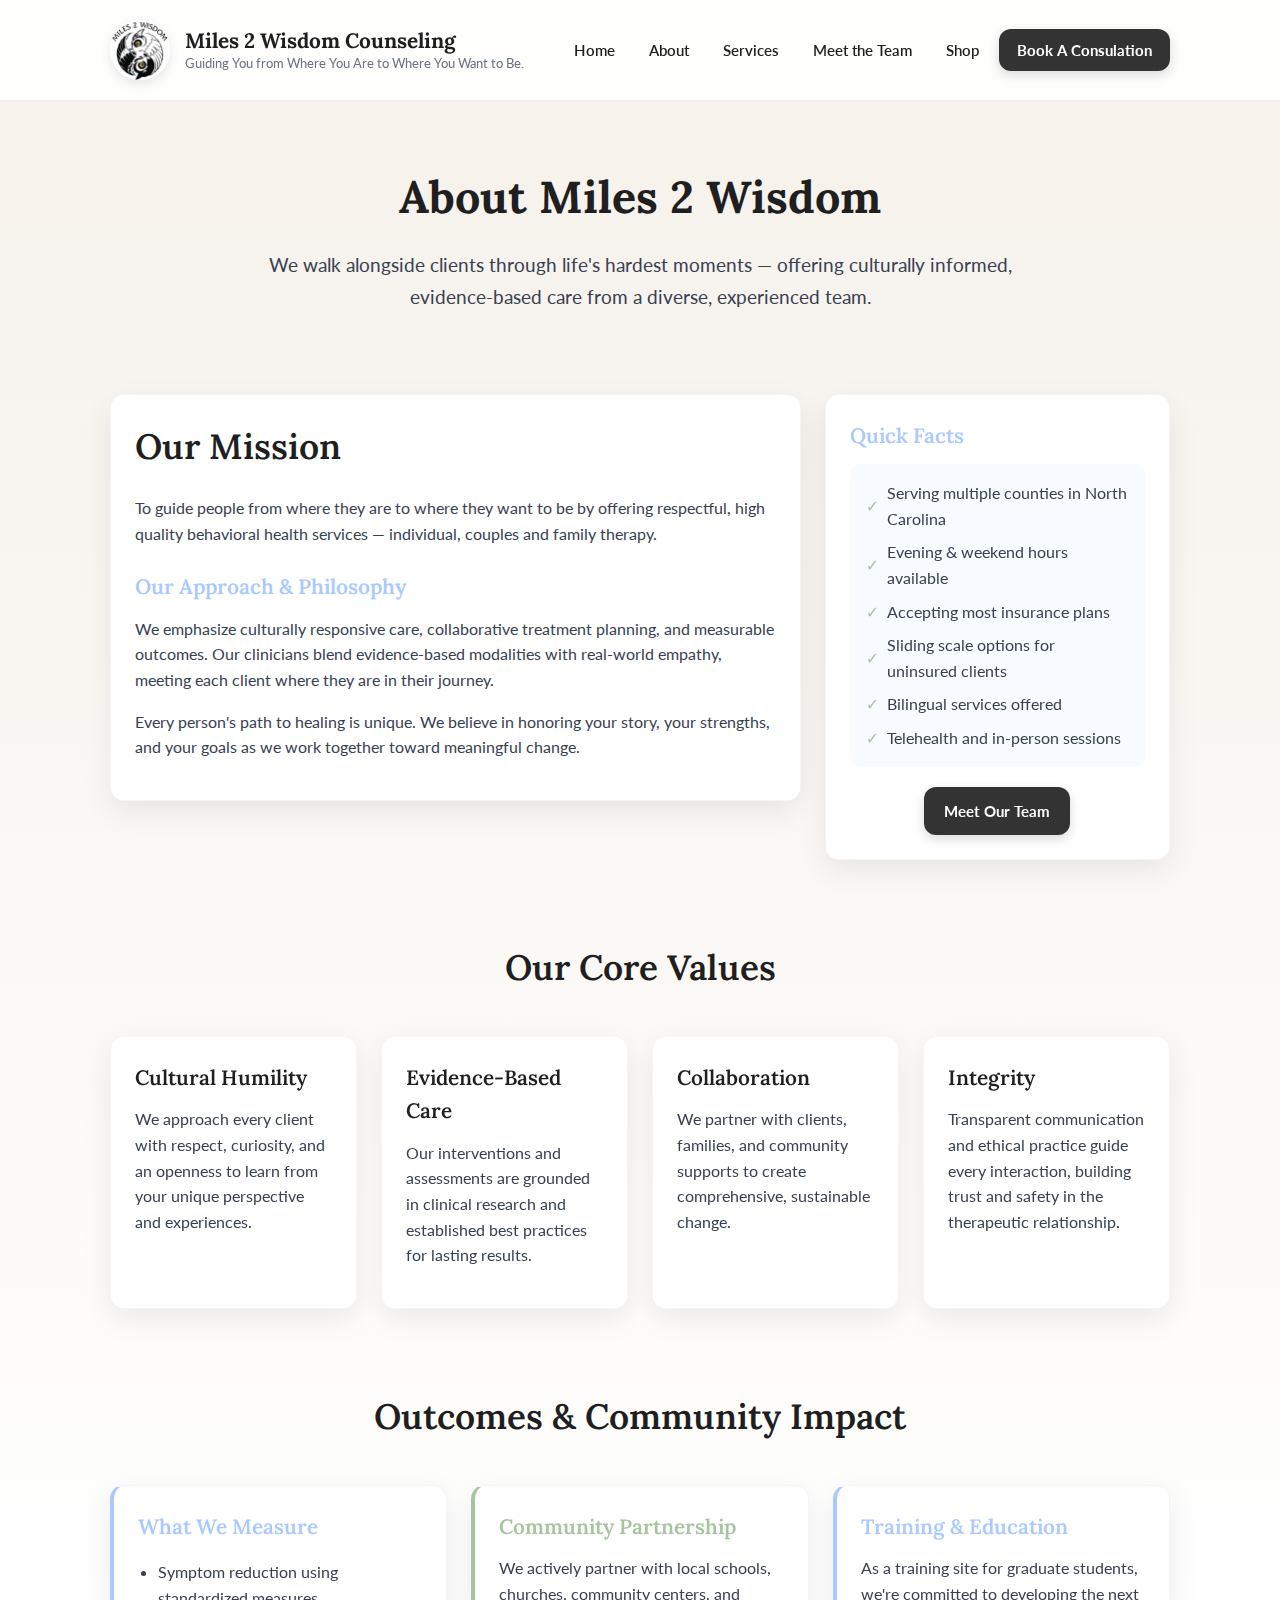
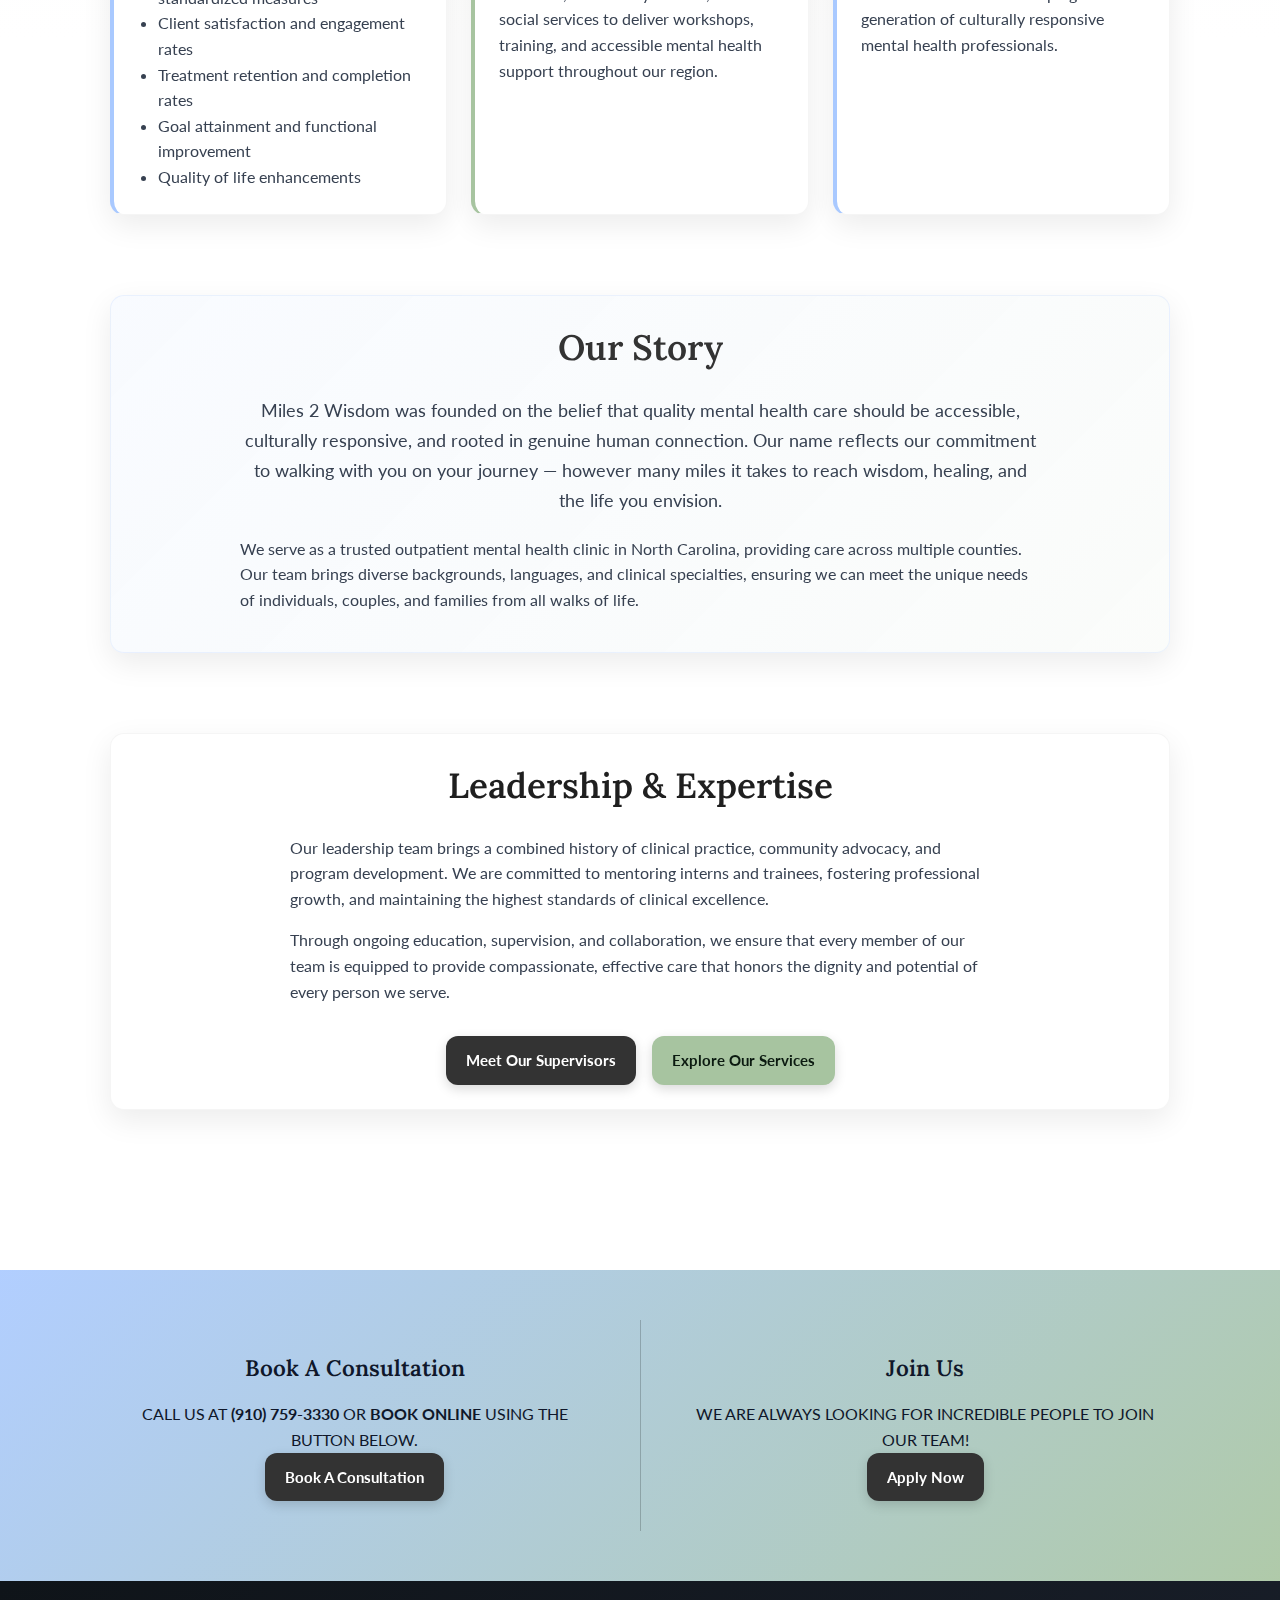
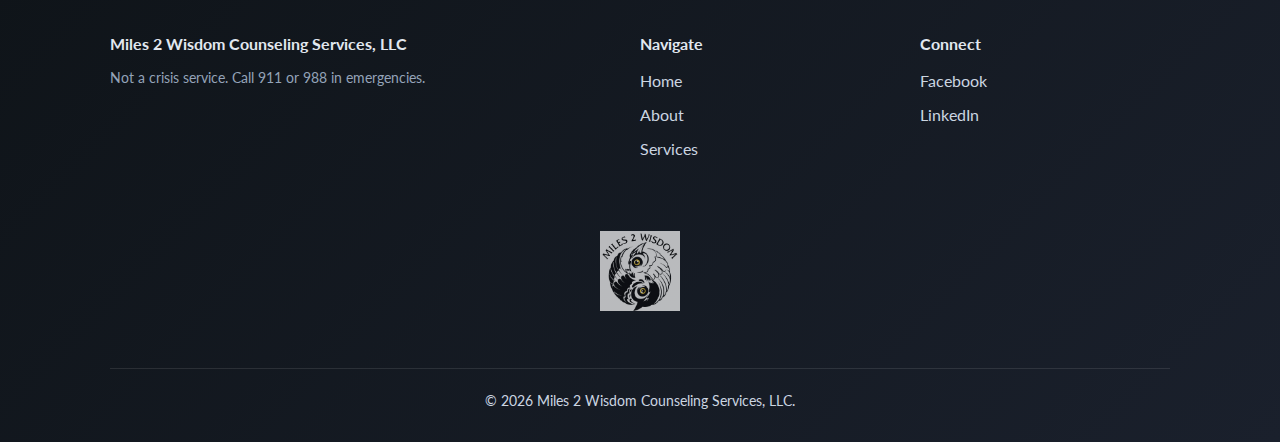
<file: about.html>
<!DOCTYPE html>
<html lang="en">
<head>
<meta charset="utf-8">
<meta name="viewport" content="width=device-width, initial-scale=1">
<title>About — Miles 2 Wisdom Counseling Services</title>
<meta name="description" content="Learn more about Miles 2 Wisdom Counseling Services — our mission, values, and commitment to culturally responsive care.">
<meta property="og:title" content="About — Miles 2 Wisdom Counseling Services">
<meta property="og:description" content="Guiding you from where you are to where you want to be">
<meta property="og:type" content="website">
<meta property="og:image" content="Logo.jpg">
<meta name="theme-color" content="#A9C9FF">

<!-- Google Fonts -->
<link rel="preconnect" href="https://fonts.googleapis.com">
<link rel="preconnect" href="https://fonts.gstatic.com" crossorigin>
<link href="https://fonts.googleapis.com/css2?family=Lato:wght@300;400;700&family=Lora:wght@400;600;700&display=swap" rel="stylesheet">

<!-- Main Stylesheet -->
<link rel="stylesheet" href="styles.css">
</head>
<body>

<!-- Header -->
<header>
  <div class="container nav">
    <a class="brand" href="index.html">
      <img src="Logo.jpg" alt="Miles 2 Wisdom Logo" class="logo">
      <div class="brand-text">
        <h1>Miles 2 Wisdom Counseling</h1>
        <div class="tagline">Guiding You from Where You Are to Where You Want to Be.</div>
      </div>
    </a>
    <nav aria-label="Main Navigation">
      <button class="menu-btn" aria-expanded="false" aria-controls="menu">☰</button>
      <ul id="menu" role="menu">
        <li><a href="index.html">Home</a></li>
        <li><a href="about.html">About</a></li>
        <li><a href="services.html">Services</a></li>
        <li><a href="meet-the-team.html">Meet the Team</a></li>
        <li><a href="shop.html">Shop</a></li>
        <li><a href="book-a-consultation" class="btn">Book A Consulation</a></li>
      </ul>
    </nav>
  </div>
</header>

<main>
  <div class="container">
    <h1 class="page-title">About Miles 2 Wisdom</h1>
    <p class="lead">We walk alongside clients through life's hardest moments — offering culturally informed, evidence-based care from a diverse, experienced team.</p>

    <!-- Mission & Philosophy -->
    <section class="section">
      <div class="grid two-col">
        <div class="card">
          <h2 style="margin-top: 0;">Our Mission</h2>
          <p>To guide people from where they are to where they want to be by offering respectful, high quality behavioral health services — individual, couples and family therapy.</p>

          <h3 style="margin-top: 24px; margin-bottom: 12px; font-family: Lora, serif; color: var(--blue);">Our Approach & Philosophy</h3>
          <p>We emphasize culturally responsive care, collaborative treatment planning, and measurable outcomes. Our clinicians blend evidence-based modalities with real-world empathy, meeting each client where they are in their journey.</p>
          
          <p style="margin-top: 16px;">Every person's path to healing is unique. We believe in honoring your story, your strengths, and your goals as we work together toward meaningful change.</p>
        </div>

        <aside class="card sidebar-card">
          <h3 style="margin-top: 0; font-family: Lora, serif; color: var(--blue);">Quick Facts</h3>
          <div style="background: rgba(169, 201, 255, 0.08); padding: 16px; border-radius: 10px; margin-bottom: 20px;">
            <ul style="margin: 0; list-style: none; padding: 0;">
              <li style="display: flex; align-items: center; margin-bottom: 8px; color: #374151;"><span style="color: var(--sage); margin-right: 8px; font-weight: bold;">✓</span> Serving multiple counties in North Carolina</li>
              <li style="display: flex; align-items: center; margin-bottom: 8px; color: #374151;"><span style="color: var(--sage); margin-right: 8px; font-weight: bold;">✓</span> Evening & weekend hours available</li>
              <li style="display: flex; align-items: center; margin-bottom: 8px; color: #374151;"><span style="color: var(--sage); margin-right: 8px; font-weight: bold;">✓</span> Accepting most insurance plans</li>
              <li style="display: flex; align-items: center; margin-bottom: 8px; color: #374151;"><span style="color: var(--sage); margin-right: 8px; font-weight: bold;">✓</span> Sliding scale options for uninsured clients</li>
              <li style="display: flex; align-items: center; margin-bottom: 8px; color: #374151;"><span style="color: var(--sage); margin-right: 8px; font-weight: bold;">✓</span> Bilingual services offered</li>
              <li style="display: flex; align-items: center; margin-bottom: 0; color: #374151;"><span style="color: var(--sage); margin-right: 8px; font-weight: bold;">✓</span> Telehealth and in-person sessions</li>
            </ul>
          </div>
          <div style="text-align: center;">
            <a class="btn" href="meet-the-team.html">Meet Our Team</a>
          </div>
        </aside>
      </div>
    </section>

    <!-- Core Values -->
    <section class="section">
      <h2 style="text-align: center; margin-bottom: 40px;">Our Core Values</h2>
      <div class="grid four-col">
        <div class="card">
          <h3>Cultural Humility</h3>
          <p>We approach every client with respect, curiosity, and an openness to learn from your unique perspective and experiences.</p>
        </div>
        <div class="card">
          <h3>Evidence-Based Care</h3>
          <p>Our interventions and assessments are grounded in clinical research and established best practices for lasting results.</p>
        </div>
        <div class="card">
          <h3>Collaboration</h3>
          <p>We partner with clients, families, and community supports to create comprehensive, sustainable change.</p>
        </div>
        <div class="card">
          <h3>Integrity</h3>
          <p>Transparent communication and ethical practice guide every interaction, building trust and safety in the therapeutic relationship.</p>
        </div>
      </div>
    </section>

    <!-- Outcomes & Impact -->
    <section class="section">
      <h2 style="text-align: center; margin-bottom: 40px;">Outcomes & Community Impact</h2>
      <div class="grid three-col">
        <div class="card" style="border-left: 4px solid var(--blue);">
          <h3 style="color: var(--blue);">What We Measure</h3>
          <ul style="text-align: left; margin: 16px 0 0 20px; color: #374151;">
            <li>Symptom reduction using standardized measures</li>
            <li>Client satisfaction and engagement rates</li>
            <li>Treatment retention and completion rates</li>
            <li>Goal attainment and functional improvement</li>
            <li>Quality of life enhancements</li>
          </ul>
        </div>

        <div class="card" style="border-left: 4px solid var(--sage);">
          <h3 style="color: var(--sage);">Community Partnership</h3>
          <p>We actively partner with local schools, churches, community centers, and social services to deliver workshops, training, and accessible mental health support throughout our region.</p>
        </div>

        <div class="card" style="border-left: 4px solid var(--blue);">
          <h3 style="color: var(--blue);">Training & Education</h3>
          <p>As a training site for graduate students, we're committed to developing the next generation of culturally responsive mental health professionals.</p>
        </div>
      </div>
    </section>

    <!-- Our Story -->
    <section class="section">
      <div class="card" style="background: linear-gradient(135deg, rgba(169, 201, 255, 0.08), rgba(167, 196, 160, 0.05)); border: 1px solid rgba(169, 201, 255, 0.2);">
        <h2 style="margin-top: 0; text-align: center; color: var(--charcoal);">Our Story</h2>
        <div style="max-width: 800px; margin: 0 auto;">
          <p style="font-size: 1.1rem; line-height: 1.7; text-align: center; color: #374151;">Miles 2 Wisdom was founded on the belief that quality mental health care should be accessible, culturally responsive, and rooted in genuine human connection. Our name reflects our commitment to walking with you on your journey — however many miles it takes to reach wisdom, healing, and the life you envision.</p>
          
          <p style="margin-top: 20px; font-size: 1rem; line-height: 1.6; color: #374151;">We serve as a trusted outpatient mental health clinic in North Carolina, providing care across multiple counties. Our team brings diverse backgrounds, languages, and clinical specialties, ensuring we can meet the unique needs of individuals, couples, and families from all walks of life.</p>
        </div>
      </div>
    </section>

    <!-- Leadership -->
    <section class="section">
      <div class="card">
        <h2 style="margin-top: 0; text-align: center;">Leadership & Expertise</h2>
        <div style="max-width: 700px; margin: 0 auto;">
          <p>Our leadership team brings a combined history of clinical practice, community advocacy, and program development. We are committed to mentoring interns and trainees, fostering professional growth, and maintaining the highest standards of clinical excellence.</p>
          
          <p style="margin-top: 16px;">Through ongoing education, supervision, and collaboration, we ensure that every member of our team is equipped to provide compassionate, effective care that honors the dignity and potential of every person we serve.</p>
          
          <div style="margin-top: 32px; text-align: center; display: flex; gap: 16px; justify-content: center; flex-wrap: wrap;">
            <a class="btn" href="meet-the-team.html">Meet Our Supervisors</a>
            <a class="btn alt" href="services.html">Explore Our Services</a>
          </div>
        </div>
      </div>
    </section>
  </div>
</main>

<!-- CTA Bar -->
<section class="cta-bar">
  <div class="cta-container">
    <div class="cta-section">
      <h3>Book A Consultation</h3>
      <p>CALL US AT <strong> (910) 759-3330 </strong> OR <strong> BOOK ONLINE </strong> USING THE BUTTON BELOW.</p>
      <a href="book-a-consultation.html" class="btn">Book A Consultation</a>
    </div>
    <div class="cta-divider"></div>
    <div class="cta-section">
      <h3>Join Us</h3>
      <p>WE ARE ALWAYS LOOKING FOR INCREDIBLE PEOPLE TO JOIN OUR TEAM!</p>
      <a href="apply-now.html" class="btn">Apply Now</a>
    </div>
  </div>
</section>

<!-- Footer -->
<footer>
  <div class="container footgrid">
    <div>
      <strong>Miles 2 Wisdom Counseling Services, LLC</strong>
      <p class="disclaimer">Not a crisis service. Call 911 or 988 in emergencies.</p>
    </div>
    <div>
      <strong>Navigate</strong>
      <ul>
        <li><a href="index.html">Home</a></li>
        <li><a href="about.html">About</a></li>
        <li><a href="services.html">Services</a></li>
      </ul>
    </div>
    <div>
      <strong>Connect</strong>
      <ul>
        <li><a href="https://www.facebook.com/Miles2Wisdom" target="_blank">Facebook</a></li>
        <li><a href="#">LinkedIn</a></li>
      </ul>
    </div>
    <div class="footer-logo">
      <img src="Logo.jpg" alt="Miles 2 Wisdom Logo">
    </div>
    <div class="footer-copyright subtle">
      © <span id="year"></span> Miles 2 Wisdom Counseling Services, LLC.
    </div>
  </div>
</footer>

<!-- JavaScript -->
<script>
// Unified Mobile Menu System
const menuBtn = document.querySelector('.menu-btn');
const menu = document.querySelector('nav ul');

if (menuBtn && menu) {
  menuBtn.addEventListener('click', () => {
    const isOpen = menu.classList.toggle('open');
    menuBtn.textContent = isOpen ? '✕' : '☰';
    menuBtn.setAttribute('aria-expanded', isOpen);
  });

  // Close menu when clicking outside
  document.addEventListener('click', (e) => {
    if (!menuBtn.contains(e.target) && !menu.contains(e.target)) {
      menu.classList.remove('open');
      menuBtn.textContent = '☰';
      menuBtn.setAttribute('aria-expanded', 'false');
    }
  });
}

// Unified Header Shrink Animation
const header = document.querySelector('header');
let lastKnownScrollY = 0;
let ticking = false;

const SHRINK_THRESHOLD = 80;
const EXPAND_THRESHOLD = 40;

function updateHeader() {
  const currentY = lastKnownScrollY;

  if (currentY >= SHRINK_THRESHOLD && !header.classList.contains('shrink')) {
    header.classList.add('shrink');
  } else if (currentY <= EXPAND_THRESHOLD && header.classList.contains('shrink')) {
    header.classList.remove('shrink');
  }

  ticking = false;
}

window.addEventListener('scroll', () => {
  lastKnownScrollY = window.scrollY;

  if (!ticking) {
    window.requestAnimationFrame(updateHeader);
    ticking = true;
  }
}, { passive: true });

// Card reveal animation on scroll
const observerOptions = {
  threshold: 0.1,
  rootMargin: '0px 0px -50px 0px'
};

const cardObserver = new IntersectionObserver((entries) => {
  entries.forEach((entry, index) => {
    if (entry.isIntersecting) {
      // Add a slight delay for staggered animation
      setTimeout(() => {
        entry.target.classList.add('visible');
      }, index * 100);
    }
  });
}, observerOptions);

// Observe all cards
document.querySelectorAll('.card').forEach(card => {
  cardObserver.observe(card);
});

// Set current year
const yearElement = document.getElementById('year');
if (yearElement) {
  yearElement.textContent = new Date().getFullYear();
}
</script>

</body>
</html>
</file>
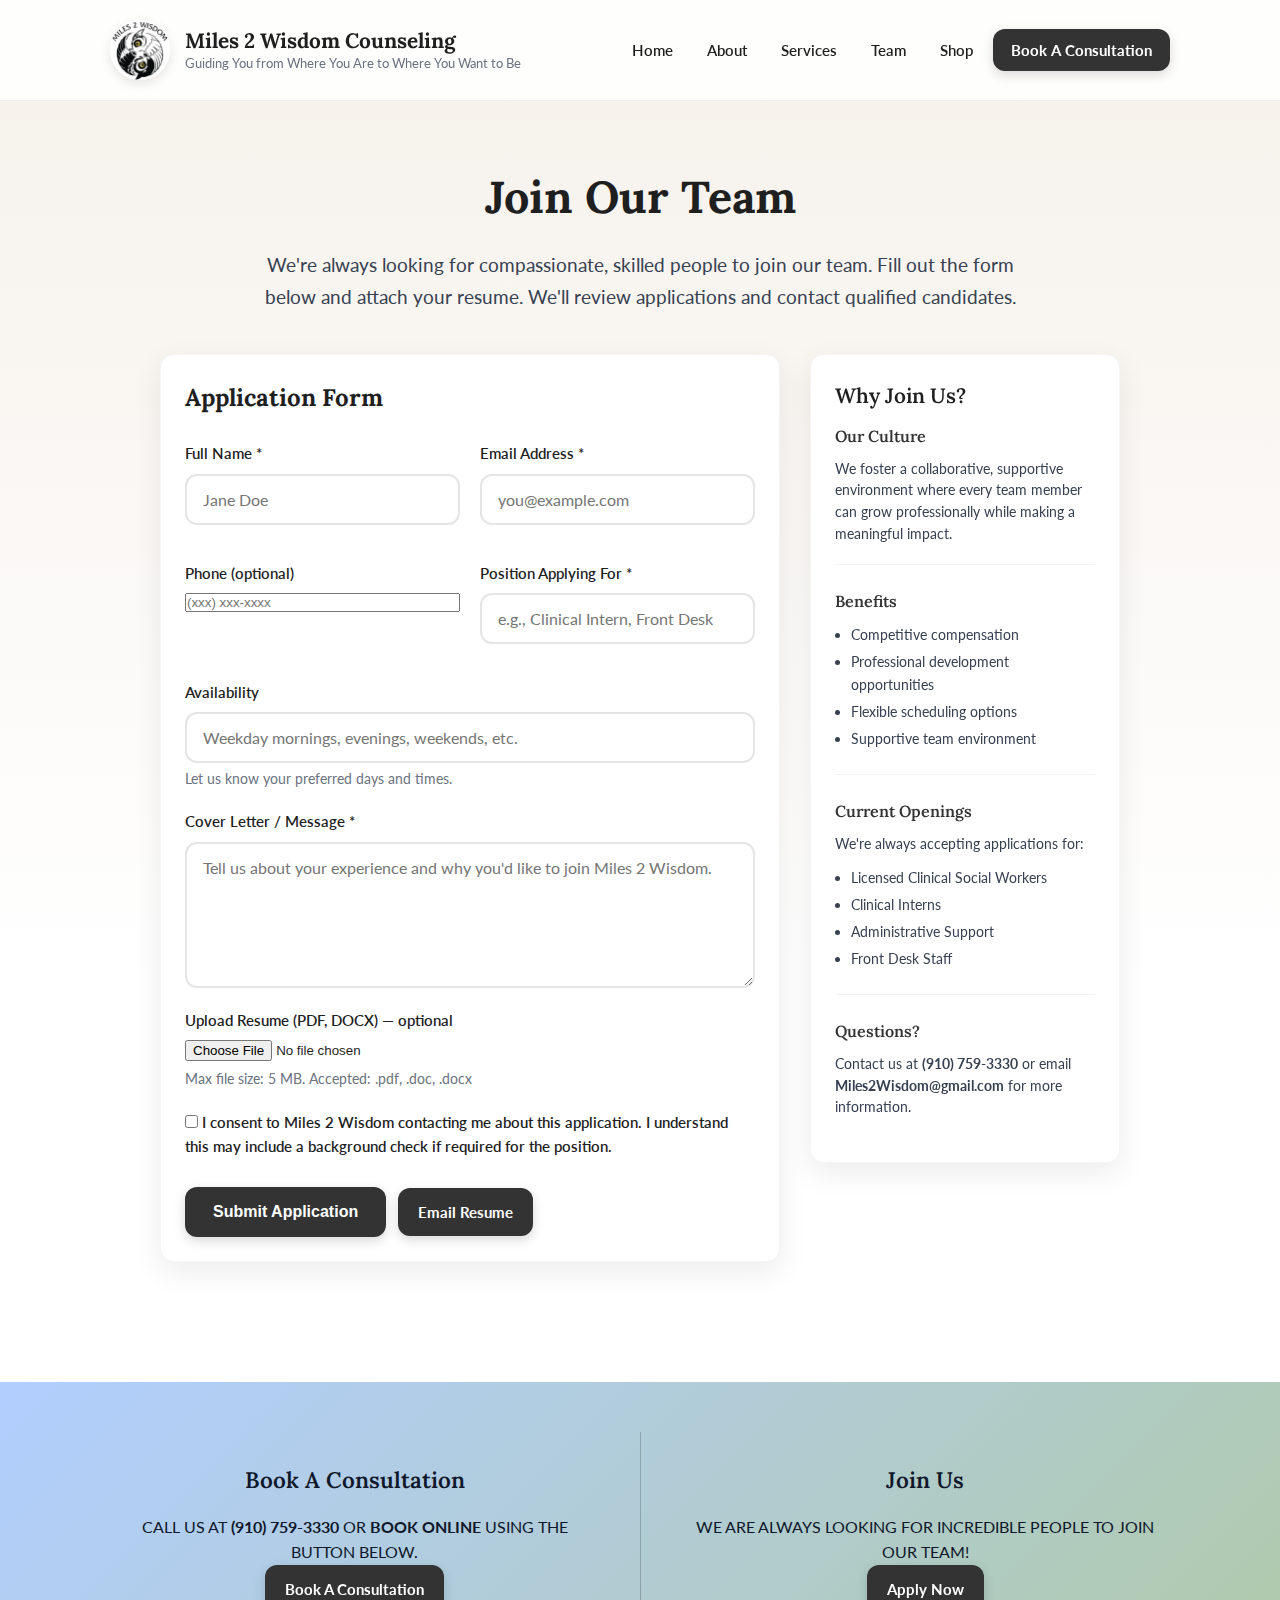
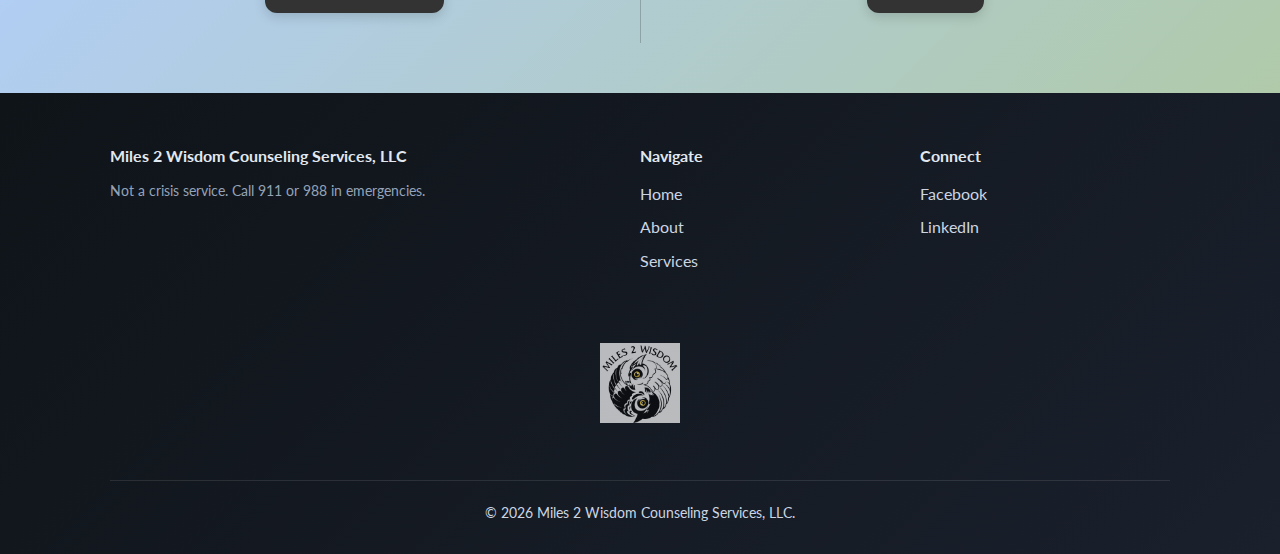
<file: apply-now.html>
<!DOCTYPE html>
<html lang="en">
<head>
<meta charset="utf-8">
<meta name="viewport" content="width=device-width, initial-scale=1">
<title>Apply Now — Miles 2 Wisdom Counseling Services</title>
<meta name="description" content="Join our team — apply to Miles 2 Wisdom Counseling Services.">
<meta property="og:title" content="Apply Now — Miles 2 Wisdom Counseling Services">
<meta property="og:description" content="Join our compassionate team of mental health professionals.">
<meta property="og:type" content="website">
<meta property="og:image" content="Logo.jpg">
<meta name="theme-color" content="#A9C9FF">

<!-- Google Fonts -->
<link rel="preconnect" href="https://fonts.googleapis.com">
<link rel="preconnect" href="https://fonts.gstatic.com" crossorigin>
<link href="https://fonts.googleapis.com/css2?family=Lato:wght@300;400;700&family=Lora:wght@400;600;700&display=swap" rel="stylesheet">

<!-- Main Stylesheet -->
<link rel="stylesheet" href="styles.css">

<!-- Micro CSS for polished success / error visuals (keeps your look) -->
<style>
  .success-card, .error-card { display:none; opacity:0; transform: translateY(10px); transition: opacity .36s ease, transform .36s ease; }
  .success-card.visible, .error-card.visible { display:block; opacity:1; transform: translateY(0); }
  .file-info { font-size: 0.9rem; color: var(--muted); margin-top: 6px; }
  .small-note { font-size: 0.9rem; color: var(--muted); }
  .submit-btn[disabled] { opacity:0.7; cursor:not-allowed; }
  .error-text { color:#ef4444; font-weight:700; margin-top:8px; }
</style>
</head>
<body>

<!-- Header -->
<header>
  <div class="container nav">
    <a class="brand" href="index.html">
      <img src="Logo.jpg" alt="Miles 2 Wisdom Logo" class="logo">
      <div class="brand-text">
        <h1>Miles 2 Wisdom Counseling</h1>
        <div class="tagline">Guiding You from Where You Are to Where You Want to Be</div>
      </div>
    </a>
    <nav aria-label="Main Navigation">
      <button class="menu-btn" aria-expanded="false" aria-controls="menu">☰</button>
      <ul id="menu" role="menu">
        <li><a href="index.html">Home</a></li>
        <li><a href="about.html">About</a></li>
        <li><a href="services.html">Services</a></li>
        <li><a href="meet-the-team.html">Team</a></li>
        <li><a href="shop.html">Shop</a></li>
        <li><a href="Book-a-consultation.html" class="btn">Book A Consultation</a></li>
      </ul>
    </nav>
  </div>
</header>

<main>
  <div class="form-container">
    <h1 class="page-title">Join Our Team</h1>
    <p class="lead">We're always looking for compassionate, skilled people to join our team. Fill out the form below and attach your resume. We'll review applications and contact qualified candidates.</p>

    <div class="form-grid apply-form-grid">
      <!-- Main Application Form Card -->
      <div class="card">
        <h2 style="margin-top: 0; margin-bottom: 24px; font-family: Lora, serif;">Application Form</h2>

        <!-- IMPORTANT: action points to your Formspree endpoint -->
        <form id="applyForm" method="POST" action="https://formspree.io/f/xovkjzvn" enctype="multipart/form-data" novalidate>
          <div class="field-row" style="display:flex; gap:20px; flex-wrap:wrap;">
            <div class="field" style="flex:1; min-width:200px;">
              <label for="fullName">Full Name *</label>
              <input id="fullName" name="fullName" type="text" required placeholder="Jane Doe" autocomplete="name">
            </div>

            <div class="field" style="flex:1; min-width:200px;">
              <label for="email">Email Address *</label>
              <input id="email" name="email" type="email" required placeholder="you@example.com" autocomplete="email">
            </div>
          </div>

          <div class="field-row" style="display:flex; gap:20px; flex-wrap:wrap; margin-top:16px;">
            <div class="field" style="flex:1; min-width:200px;">
              <label for="phone">Phone (optional)</label>
              <input id="phone" name="phone" type="tel" placeholder="(xxx) xxx-xxxx" autocomplete="tel">
            </div>

            <div class="field" style="flex:1; min-width:200px;">
              <label for="position">Position Applying For *</label>
              <input id="position" name="position" type="text" required placeholder="e.g., Clinical Intern, Front Desk">
            </div>
          </div>

          <div class="field" style="margin-top:16px;">
            <label for="availability">Availability</label>
            <input id="availability" name="availability" type="text" placeholder="Weekday mornings, evenings, weekends, etc.">
            <div class="field-help">Let us know your preferred days and times.</div>
          </div>

          <div class="field" style="margin-top:16px;">
            <label for="cover">Cover Letter / Message *</label>
            <textarea id="cover" name="cover" required rows="6" placeholder="Tell us about your experience and why you'd like to join Miles 2 Wisdom."></textarea>
          </div>

          <div class="field" style="margin-top:16px;">
            <label for="resume">Upload Resume (PDF, DOCX) — optional</label>
            <input id="resume" name="resume" type="file" accept=".pdf,.doc,.docx" class="file-input" aria-describedby="resumeHelp">
            <div id="resumeHelp" class="file-info">Max file size: 5 MB. Accepted: .pdf, .doc, .docx</div>
            <div id="fileError" class="error-text" role="alert" style="display:none;"></div>
          </div>

          <div class="field checkbox-field" style="margin-top:16px;">
            <label class="checkbox-label">
              <input id="consent" name="consent" type="checkbox" required>
              <span class="checkbox-text">I consent to Miles 2 Wisdom contacting me about this application. I understand this may include a background check if required for the position.</span>
            </label>
          </div>

          <!-- Optional honeypot for bots (commented out). To enable, uncomment the div below.
               When active: if the `hp_field` has any value, the script will treat it as spam and not submit.
          -->
          <!--
          <div style="display:none;">
            <label>Leave this field empty<input type="text" name="hp_field" id="hp_field" tabindex="-1" autocomplete="off"></label>
          </div>
          -->

          <!-- Hidden metadata -->
          <input type="hidden" name="_subject" value="New job application — Miles 2 Wisdom">
          <input type="hidden" name="_form" value="apply-now">
          <input type="hidden" name="_replyto" id="_replyto" value="">

          <div class="button-row" style="margin-top:20px; display:flex; gap:12px; align-items:center; flex-wrap:wrap;">
            <button type="submit" class="submit-btn">Submit Application</button>
            <a href="mailto:wisemoson@gmail.com" class="btn btn-alt">Email Resume</a>
            <div id="formStatus" class="small-note" aria-live="polite" style="margin-left:8px;"></div>
          </div>

          <!-- Success Message -->
          <div id="formSuccess" class="success-card" role="status" aria-live="polite" style="margin-top:20px;">
            <h3>Thank you — we've received your application!</h3>
            <p>Your application has been submitted successfully. We'll review it and contact you if your qualifications are a match for our current openings.</p>
          </div>

          <!-- Error Message -->
          <div id="formError" class="error-card" role="alert" aria-live="assertive" style="margin-top:20px;">
            <h3>Submission Error</h3>
            <p>There was a problem submitting your application. Please try again, check your file size/type, or email your resume to <strong>wisemoson@gmail.com</strong>.</p>
          </div>
        </form>
      </div>

      <!-- Sidebar Card -->
      <aside class="card sidebar-card">
        <h3 style="margin-top: 0; font-family: Lora, serif;">Why Join Us?</h3>

        <div class="info-section">
          <h4>Our Culture</h4>
          <p>We foster a collaborative, supportive environment where every team member can grow professionally while making a meaningful impact.</p>
        </div>

        <div class="info-section">
          <h4>Benefits</h4>
          <ul>
            <li>Competitive compensation</li>
            <li>Professional development opportunities</li>
            <li>Flexible scheduling options</li>
            <li>Supportive team environment</li>
          </ul>
        </div>

        <div class="info-section">
          <h4>Current Openings</h4>
          <p>We're always accepting applications for:</p>
          <ul>
            <li>Licensed Clinical Social Workers</li>
            <li>Clinical Interns</li>
            <li>Administrative Support</li>
            <li>Front Desk Staff</li>
          </ul>
        </div>

        <div class="info-section">
          <h4>Questions?</h4>
          <p>Contact us at <strong>(910) 759-3330</strong> or email <strong>Miles2Wisdom@gmail.com</strong> for more information.</p>
        </div>
      </aside>
    </div>
  </div>
</main>

<!-- CTA Bar -->
<section class="cta-bar">
  <div class="cta-container">
    <div class="cta-section">
      <h3>Book A Consultation</h3>
      <p>CALL US AT <strong> (910) 759-3330 </strong> OR <strong> BOOK ONLINE </strong> USING THE BUTTON BELOW.</p>
      <a href="Book-a-consultation.html" class="btn">Book A Consultation</a>
    </div>
    <div class="cta-divider"></div>
    <div class="cta-section">
      <h3>Join Us</h3>
      <p>WE ARE ALWAYS LOOKING FOR INCREDIBLE PEOPLE TO JOIN OUR TEAM!</p>
      <a href="apply-now.html" class="btn">Apply Now</a>
    </div>
  </div>
</section>

<!-- Footer -->
<footer>
  <div class="container footgrid">
    <div>
      <strong>Miles 2 Wisdom Counseling Services, LLC</strong>
      <p class="disclaimer">Not a crisis service. Call 911 or 988 in emergencies.</p>
    </div>
    <div>
      <strong>Navigate</strong>
      <ul>
        <li><a href="index.html">Home</a></li>
        <li><a href="about.html">About</a></li>
        <li><a href="services.html">Services</a></li>
      </ul>
    </div>
    <div>
      <strong>Connect</strong>
      <ul>
        <li><a href="https://www.facebook.com/Miles2Wisdom" target="_blank">Facebook</a></li>
        <li><a href="#">LinkedIn</a></li>
      </ul>
    </div>
    <div class="footer-logo">
      <img src="Logo.jpg" alt="Miles 2 Wisdom Logo">
    </div>
    <div class="footer-copyright subtle">
      © <span id="year"></span> Miles 2 Wisdom Counseling Services, LLC.
    </div>
  </div>
</footer>

<!-- JavaScript -->
<script>
/* ---------------------------
   UI: header/menu, shrink, cards
   (keeps your visual behavior)
   --------------------------- */
(() => {
  const menuBtn = document.querySelector('.menu-btn');
  const menu = document.querySelector('nav ul');

  if (menuBtn && menu) {
    menuBtn.addEventListener('click', () => {
      const isOpen = menu.classList.toggle('open');
      menuBtn.textContent = isOpen ? '✕' : '☰';
      menuBtn.setAttribute('aria-expanded', isOpen);
    });

    document.addEventListener('click', (e) => {
      if (!menuBtn.contains(e.target) && !menu.contains(e.target)) {
        menu.classList.remove('open');
        menuBtn.textContent = '☰';
        menuBtn.setAttribute('aria-expanded', 'false');
      }
    });
  }

  const header = document.querySelector('header');
  let lastKnownScrollY = 0;
  let ticking = false;
  const SHRINK_THRESHOLD = 80;
  const EXPAND_THRESHOLD = 40;

  function updateHeader() {
    const currentY = lastKnownScrollY;
    if (currentY >= SHRINK_THRESHOLD && !header.classList.contains('shrink')) {
      header.classList.add('shrink');
    } else if (currentY <= EXPAND_THRESHOLD && header.classList.contains('shrink')) {
      header.classList.remove('shrink');
    }
    ticking = false;
  }
  window.addEventListener('scroll', () => {
    lastKnownScrollY = window.scrollY;
    if (!ticking) {
      window.requestAnimationFrame(updateHeader);
      ticking = true;
    }
  }, { passive: true });

  // card reveal
  const observerOptions = { threshold: 0.1, rootMargin: '0px 0px -50px 0px' };
  const cardObserver = new IntersectionObserver((entries) => {
    entries.forEach(entry => {
      if (entry.isIntersecting) entry.target.classList.add('visible');
    });
  }, observerOptions);
  document.querySelectorAll('.card').forEach(card => cardObserver.observe(card));

  // set year
  const yearElement = document.getElementById('year');
  if (yearElement) yearElement.textContent = new Date().getFullYear();
})();

/* ---------------------------
   Apply Form: submit to Formspree
   - validates file type/size (5MB)
   - fills _replyto
   - shows success/error UI
   --------------------------- */
(() => {
  const form = document.getElementById('applyForm');
  if (!form) return;

  const resumeInput = document.getElementById('resume');
  const fileError = document.getElementById('fileError');
  const replyTo = document.getElementById('_replyto');
  const formStatus = document.getElementById('formStatus');
  const successCard = document.getElementById('formSuccess');
  const errorCard = document.getElementById('formError');
  const submitBtn = form.querySelector('.submit-btn');

  // Config: allowed types and max size (bytes)
  const MAX_FILE_SIZE = 5 * 1024 * 1024; // 5 MB
  const ALLOWED_TYPES = ['application/pdf', 'application/msword', 'application/vnd.openxmlformats-officedocument.wordprocessingml.document'];

  // Validate file client-side (optional but user-friendly)
  function validateFile() {
    fileError.style.display = 'none';
    if (!resumeInput || !resumeInput.files || resumeInput.files.length === 0) return true;
    const file = resumeInput.files[0];
    if (file.size > MAX_FILE_SIZE) {
      fileError.textContent = 'File is too large. Max size is 5 MB.';
      fileError.style.display = 'block';
      return false;
    }
    if (!ALLOWED_TYPES.includes(file.type)) {
      // Some browsers don't set mime-type for .doc/.docx reliably; check extension fallback
      const name = file.name.toLowerCase();
      if (!name.endsWith('.pdf') && !name.endsWith('.doc') && !name.endsWith('.docx')) {
        fileError.textContent = 'Invalid file type. Accepts PDF, DOC, DOCX.';
        fileError.style.display = 'block';
        return false;
      }
    }
    return true;
  }

  // live validation for resume
  if (resumeInput) {
    resumeInput.addEventListener('change', validateFile);
  }

  // helper to show success
  function showSuccess() {
    if (successCard) {
      successCard.classList.add('visible');
      successCard.setAttribute('aria-hidden', 'false');
      // hide form after small delay to show animation
      setTimeout(() => { form.style.display = 'none'; successCard.scrollIntoView({ behavior: 'smooth', block: 'center' }); }, 180);
    }
    if (errorCard) { errorCard.classList.remove('visible'); errorCard.style.display = 'none'; }
  }

  // helper to show error
  function showError(message) {
    if (errorCard) {
      errorCard.classList.add('visible');
      errorCard.style.display = 'block';
      errorCard.scrollIntoView({ behavior: 'smooth', block: 'center' });
    }
    if (message && formStatus) {
      formStatus.textContent = message;
      formStatus.className = 'small-note error-text';
    }
  }

  form.addEventListener('submit', async (e) => {
    e.preventDefault();

    // client-side validity
    if (!form.checkValidity()) {
      form.reportValidity();
      return;
    }

    // optional honeypot check (if you uncomment honeypot input)
    const hp = form.querySelector('input[name="hp_field"]');
    if (hp && hp.value.trim() !== '') {
      // treat as spam
      console.warn('Honeypot triggered — possible spam.');
      return;
    }

    // file validation
    if (!validateFile()) {
      showError('Please fix file upload error.');
      return;
    }

    // set replyto for Formspree
    const emailVal = (document.getElementById('email') || {}).value || '';
    if (replyTo) replyTo.value = emailVal.trim();

    // disable submit
    const originalText = submitBtn ? submitBtn.textContent : 'Submit Application';
    if (submitBtn) { submitBtn.disabled = true; submitBtn.textContent = 'Sending...'; }

    // prepare FormData
    const fd = new FormData(form);

    try {
      const resp = await fetch(form.action, {
        method: 'POST',
        body: fd,
        headers: { 'Accept': 'application/json' }
      });

      if (resp.ok) {
        // success
        if (formStatus) { formStatus.textContent = 'Application submitted.'; formStatus.className = 'small-note'; }
        showSuccess();
        form.reset(); // reset local form
      } else {
        // try parse JSON error
        let body = null;
        try { body = await resp.json(); } catch (err) { /* ignore */ }
        const errMsg = body && body.error ? body.error : `Server error (${resp.status})`;
        showError(errMsg);
      }
    } catch (err) {
      console.error('Apply form submit error', err);
      showError('Network error — please try again.');
    } finally {
      if (submitBtn) { submitBtn.disabled = false; submitBtn.textContent = originalText; }
    }
  });

  // small UX: clear status on input change
  form.addEventListener('input', () => {
    if (formStatus) { formStatus.textContent = ''; formStatus.className = 'small-note'; }
    if (fileError) { fileError.style.display = 'none'; }
  });

  // accessible live-feedback when required fields change
  const requiredInputs = form.querySelectorAll('input[required], textarea[required]');
  requiredInputs.forEach(input => {
    input.addEventListener('blur', function () {
      if (this.checkValidity()) { this.classList.remove('error'); this.classList.add('valid'); }
      else { this.classList.remove('valid'); this.classList.add('error'); }
    });
  });

})();
</script>

</body>
</html>
</file>
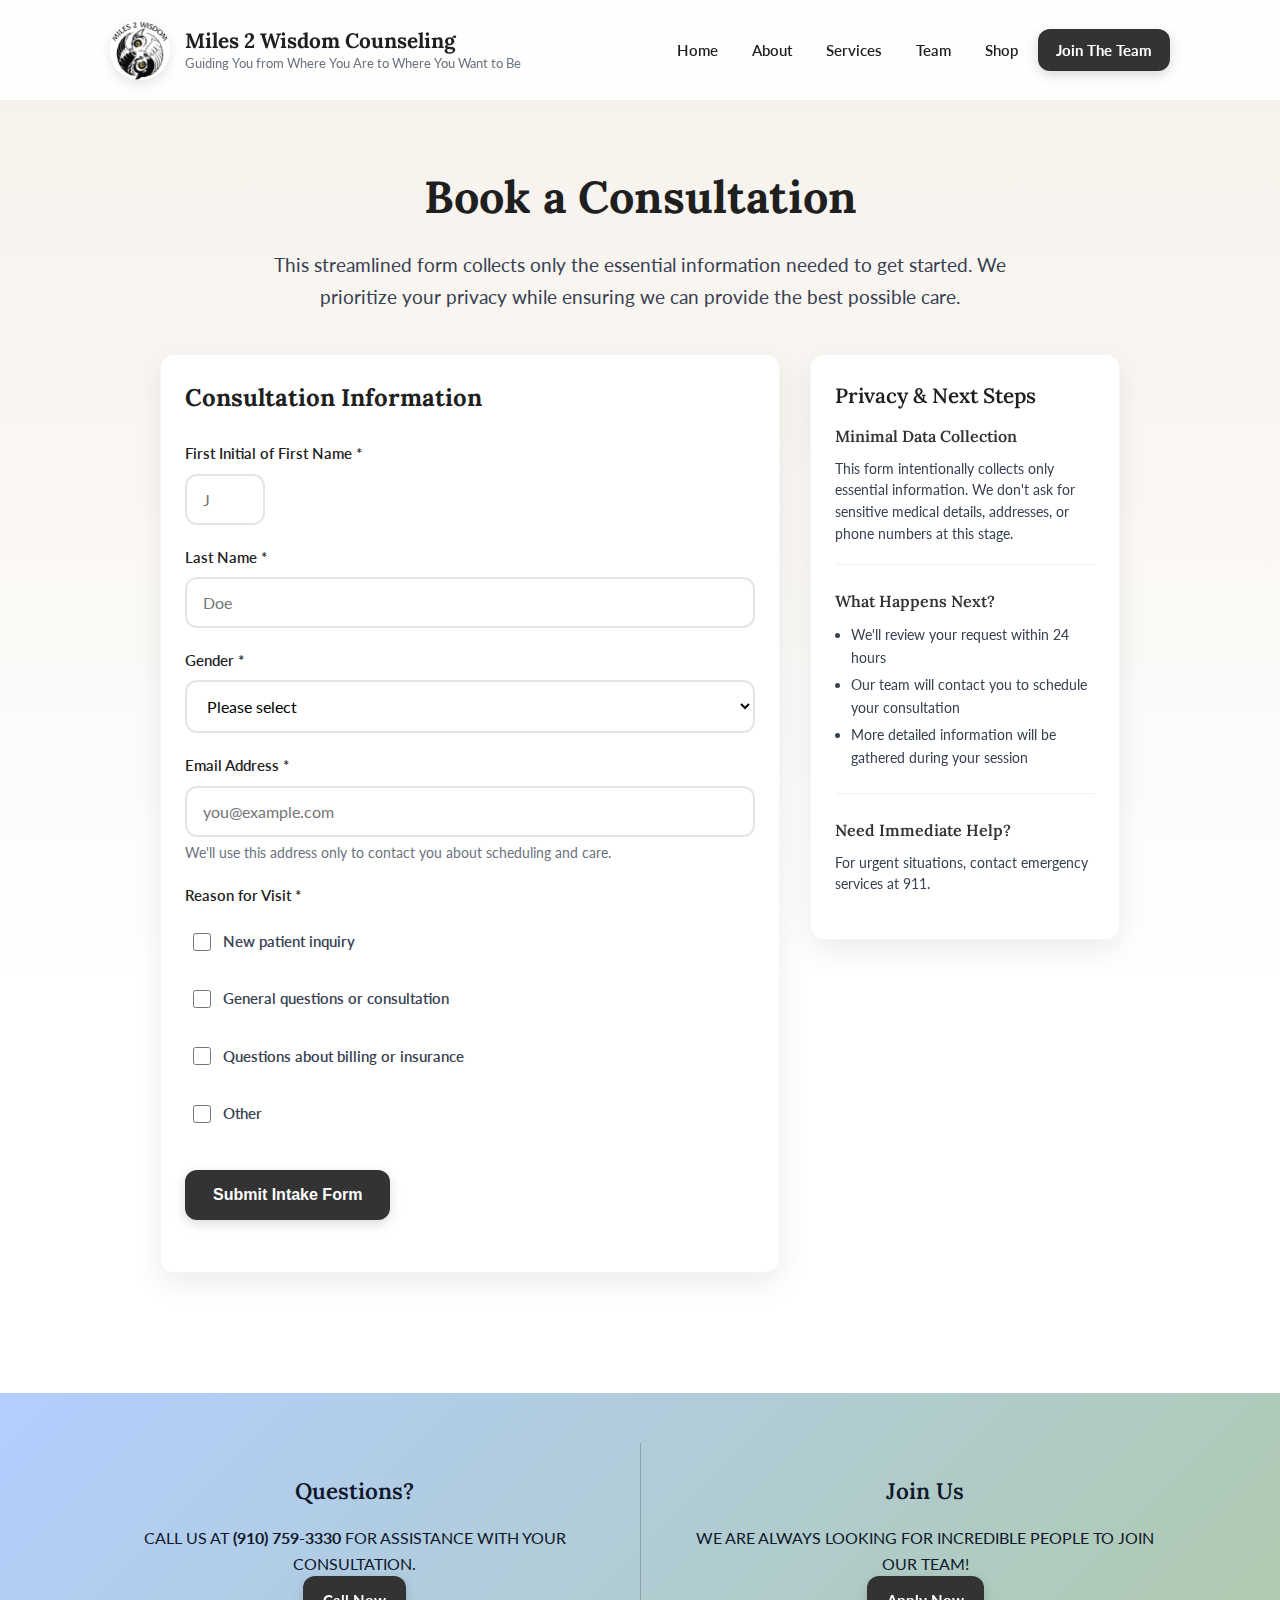
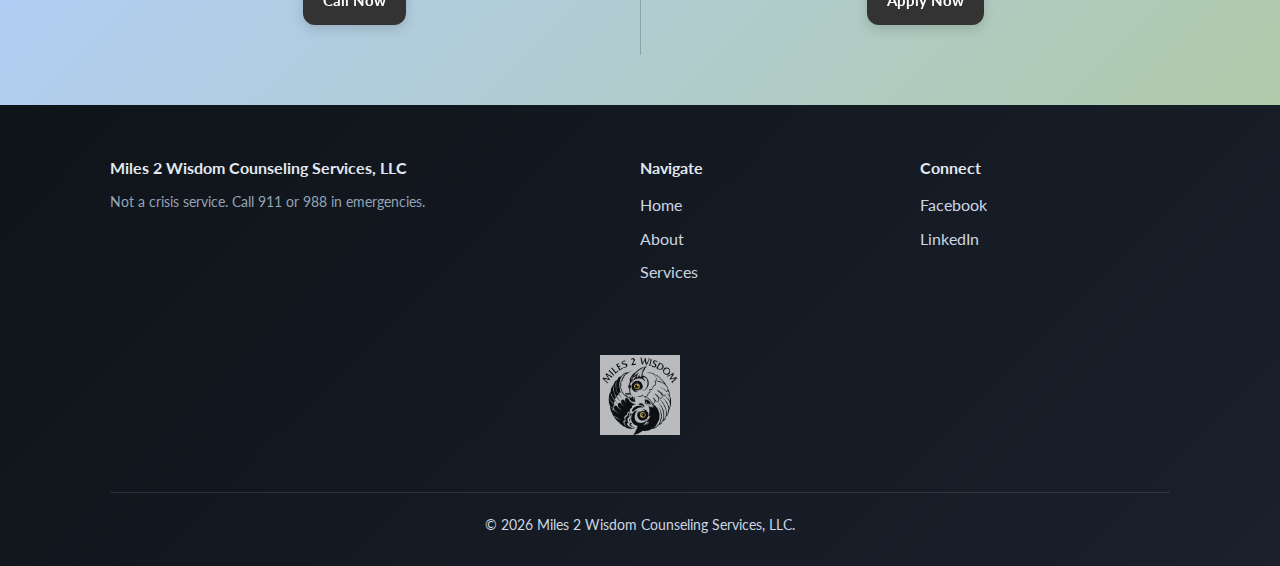
<file: book-a-consultation.html>
<!DOCTYPE html>
<html lang="en">
<head>
<meta charset="utf-8" />
<meta name="viewport" content="width=device-width, initial-scale=1" />
<title>Book a Consultation — Miles 2 Wisdom Counseling Services</title>
<meta name="description" content="Start your healing journey with our streamlined consultation booking form." />
<meta property="og:title" content="Book a Consultation — Miles 2 Wisdom Counseling Services" />
<meta property="og:description" content="Begin your path to wellness with our caring team." />
<meta property="og:type" content="website" />
<meta property="og:image" content="Logo.jpg" />
<meta name="theme-color" content="#A9C9FF" />

<!-- Google Fonts -->
<link rel="preconnect" href="https://fonts.googleapis.com" />
<link rel="preconnect" href="https://fonts.gstatic.com" crossorigin />
<link href="https://fonts.googleapis.com/css2?family=Lato:wght@300;400;700&family=Lora:wght@400;600;700&display=swap" rel="stylesheet" />

<!-- Main Stylesheet -->
<link rel="stylesheet" href="styles.css" />

<!-- Small inline style to ensure success-card transitions and button states (keeps your look) -->
<style>
  /* preserve site look while adding a smoother reveal for the success card */
  .success-card {
    display: none;
    opacity: 0;
    transform: translateY(12px);
    transition: opacity 0.36s ease, transform 0.36s ease;
  }
  .success-card.visible {
    display: block;
    opacity: 1;
    transform: translateY(0);
  }
  .submit-btn[disabled] {
    opacity: 0.7;
    cursor: not-allowed;
    transform: none !important;
  }
  /* small, subtle status text */
  .form-message { margin-top: 12px; font-weight:600; }
  .form-message.success { color: #16a34a; } /* green */
  .form-message.error   { color: #dc2626; } /* red */
</style>
</head>
<body>

<!-- Header -->
<header>
  <div class="container nav">
    <a class="brand" href="index.html">
      <img src="Logo.jpg" alt="Miles 2 Wisdom Logo" class="logo" />
      <div class="brand-text">
        <h1>Miles 2 Wisdom Counseling</h1>
        <div class="tagline">Guiding You from Where You Are to Where You Want to Be</div>
      </div>
    </a>
    <nav aria-label="Main Navigation">
      <button class="menu-btn" aria-expanded="false" aria-controls="menu">☰</button>
      <ul id="menu" role="menu">
        <li><a href="index.html">Home</a></li>
        <li><a href="about.html">About</a></li>
        <li><a href="services.html">Services</a></li>
        <li><a href="meet-the-team.html">Team</a></li>
        <li><a href="shop.html">Shop</a></li>
        <li><a href="apply-now.html" class="btn">Join The Team</a></li>
      </ul>
    </nav>
  </div>
</header>

<main>
  <div class="form-container">
    <h1 class="page-title">Book a Consultation</h1>
    <p class="lead">This streamlined form collects only the essential information needed to get started. We prioritize your privacy while ensuring we can provide the best possible care.</p>

    <div class="form-grid">
      <!-- Main Form Card -->
      <div class="card" id="formCard">
        <h2 style="margin-top: 0; margin-bottom: 24px; font-family: Lora, serif;">Consultation Information</h2>

        <!-- ACTION POINT: form.action posts to your Formspree endpoint -->
        <form id="consultationForm" method="post" action="https://formspree.io/f/mjkagdkb" novalidate>
          <div class="field">
            <label for="firstInitial">First Initial of First Name *</label>
            <input id="firstInitial" name="firstInitial" type="text" required maxlength="1" placeholder="J" style="max-width: 80px;" inputmode="text" />
          </div>

          <div class="field">
            <label for="lastName">Last Name *</label>
            <input id="lastName" name="lastName" type="text" required placeholder="Doe" autocomplete="family-name" />
          </div>

          <div class="field">
            <label for="gender">Gender *</label>
            <select id="gender" name="gender" required>
              <option value="">Please select</option>
              <option value="female">Female</option>
              <option value="male">Male</option>
              <option value="non-binary">Non-binary</option>
              <option value="prefer-not-to-say">Prefer not to say</option>
              <option value="other">Other</option>
            </select>
          </div>

          <div class="field">
            <label for="email">Email Address *</label>
            <input id="email" name="email" type="email" required placeholder="you@example.com" autocomplete="email" />
            <div class="field-help">We'll use this address only to contact you about scheduling and care.</div>
          </div>

          <div class="field">
            <label>Reason for Visit *</label>
            <div class="checkbox-group" role="group" aria-labelledby="reasonLabel">
              <label class="checkbox-option">
                <input type="checkbox" name="reason[]" value="new-patient-inquiry" />
                <span>New patient inquiry</span>
              </label>

              <label class="checkbox-option">
                <input type="checkbox" name="reason[]" value="general-questions" />
                <span>General questions or consultation</span>
              </label>

              <label class="checkbox-option">
                <input type="checkbox" name="reason[]" value="billing-insurance" />
                <span>Questions about billing or insurance</span>
              </label>

              <label class="checkbox-option">
                <input type="checkbox" name="reason[]" value="other" />
                <span>Other</span>
              </label>
            </div>
            <div id="reasonError" class="field-error" style="display: none;">Please select at least one reason for your visit.</div>
          </div>

          <!-- Optional honeypot to reduce spam (invisible to users) -->
          <!-- Leave commented or remove if you'd rather not use it -->
          <!-- <div style="display:none;"><label>Leave empty<input type="text" name="hp_field" tabindex="-1" autocomplete="off" /></label></div> -->

          <!-- Hidden Formspree fields -->
          <input type="hidden" name="_subject" value="New consultation booking" />
          <input type="hidden" name="_replyto" id="_replyto" value="" />

          <div style="margin-top: 30px;">
            <button type="submit" class="submit-btn">Submit Intake Form</button>
            <div id="formMessage" class="form-message" role="status" aria-live="polite"></div>
          </div>

          <!-- Success Message -->
          <div id="successMessage" class="success-card" role="status" aria-live="polite" aria-hidden="true">
            <h3>Thank you — we will contact you soon</h3>
            <p>Your form has been sent to our team at <strong>Miles2Wisdom@gmail.com</strong>. We will contact you within 24–48 hours to schedule your first appointment.</p>
          </div>
        </form>
      </div>

      <!-- Sidebar Card -->
      <aside class="card sidebar-card">
        <h3 style="margin-top: 0; font-family: Lora, serif;">Privacy & Next Steps</h3>

        <div class="info-section">
          <h4>Minimal Data Collection</h4>
          <p>This form intentionally collects only essential information. We don't ask for sensitive medical details, addresses, or phone numbers at this stage.</p>
        </div>

        <div class="info-section">
          <h4>What Happens Next?</h4>
          <ul>
            <li>We'll review your request within 24 hours</li>
            <li>Our team will contact you to schedule your consultation</li>
            <li>More detailed information will be gathered during your session</li>
          </ul>
        </div>

        <div class="info-section">
          <h4>Need Immediate Help?</h4>
          <p>For urgent situations, contact emergency services at 911.</p>
        </div>
      </aside>
    </div>
  </div>
</main>

<!-- CTA Bar -->
<section class="cta-bar">
  <div class="cta-container">
    <div class="cta-section">
      <h3>Questions?</h3>
      <p>CALL US AT <strong> (910) 759-3330 </strong> FOR ASSISTANCE WITH YOUR CONSULTATION.</p>
      <a href="tel:910.759.3330" class="btn">Call Now</a>
    </div>
    <div class="cta-divider"></div>
    <div class="cta-section">
      <h3>Join Us</h3>
      <p>WE ARE ALWAYS LOOKING FOR INCREDIBLE PEOPLE TO JOIN OUR TEAM!</p>
      <a href="apply-now.html" class="btn">Apply Now</a>
    </div>
  </div>
</section>

<!-- Footer -->
<footer>
  <div class="container footgrid">
    <div>
      <strong>Miles 2 Wisdom Counseling Services, LLC</strong>
      <p class="disclaimer">Not a crisis service. Call 911 or 988 in emergencies.</p>
    </div>
    <div>
      <strong>Navigate</strong>
      <ul>
        <li><a href="index.html">Home</a></li>
        <li><a href="about.html">About</a></li>
        <li><a href="services.html">Services</a></li>
      </ul>
    </div>
    <div>
      <strong>Connect</strong>
      <ul>
        <li><a href="https://www.facebook.com/Miles2Wisdom" target="_blank">Facebook</a></li>
        <li><a href="#">LinkedIn</a></li>
      </ul>
    </div>
    <div class="footer-logo">
      <img src="Logo.jpg" alt="Miles 2 Wisdom Logo" />
    </div>
    <div class="footer-copyright subtle">
      © <span id="year"></span> Miles 2 Wisdom Counseling Services, LLC.
    </div>
  </div>
</footer>

<!-- JavaScript -->
<script>
/* ---------- Header / Menu / UI Behaviors (unchanged look) ---------- */
(() => {
  const menuBtn = document.querySelector('.menu-btn');
  const menu = document.querySelector('nav ul');

  if (menuBtn && menu) {
    menuBtn.addEventListener('click', (e) => {
      e.stopPropagation();
      const isOpen = menu.classList.toggle('open');
      menuBtn.textContent = isOpen ? '✕' : '☰';
      menuBtn.setAttribute('aria-expanded', isOpen);
    });

    // Close menu when clicking outside
    document.addEventListener('click', (e) => {
      if (!menuBtn.contains(e.target) && !menu.contains(e.target)) {
        menu.classList.remove('open');
        menuBtn.textContent = '☰';
        menuBtn.setAttribute('aria-expanded', 'false');
      }
    });
  }

  // Header shrink animation
  const header = document.querySelector('header');
  let lastKnownScrollY = 0;
  let ticking = false;
  const SHRINK_THRESHOLD = 80;
  const EXPAND_THRESHOLD = 40;

  function updateHeader() {
    const currentY = lastKnownScrollY;
    if (currentY >= SHRINK_THRESHOLD && !header.classList.contains('shrink')) {
      header.classList.add('shrink');
    } else if (currentY <= EXPAND_THRESHOLD && header.classList.contains('shrink')) {
      header.classList.remove('shrink');
    }
    ticking = false;
  }

  window.addEventListener('scroll', () => {
    lastKnownScrollY = window.scrollY;
    if (!ticking) {
      window.requestAnimationFrame(updateHeader);
      ticking = true;
    }
  }, { passive: true });

  // Card reveal on scroll
  const observerOptions = { threshold: 0.1, rootMargin: '0px 0px -50px 0px' };
  const cardObserver = new IntersectionObserver((entries) => {
    entries.forEach(entry => {
      if (entry.isIntersecting) {
        entry.target.classList.add('visible');
      }
    });
  }, observerOptions);
  document.querySelectorAll('.card').forEach(card => cardObserver.observe(card));

  // Set current year in footer
  const yearElement = document.getElementById('year');
  if (yearElement) yearElement.textContent = new Date().getFullYear();
})();

/* ---------- Form submission to Formspree (robust, accessible) ---------- */
(() => {
  const form = document.getElementById('consultationForm');
  const successMessage = document.getElementById('successMessage');
  const formMessage = document.getElementById('formMessage');
  const reasonError = document.getElementById('reasonError');
  const submitBtn = form.querySelector('.submit-btn');
  const replyToInput = document.getElementById('_replyto');

  // helper to toggle success UI
  function showSuccess() {
    successMessage.classList.add('visible');
    successMessage.setAttribute('aria-hidden', 'false');
    // hide form gracefully
    const formCard = document.getElementById('formCard');
    // use a tiny timeout to allow the success animation to start smoothly
    setTimeout(() => {
      form.style.display = 'none';
      if (formCard) formCard.scrollIntoView({ behavior: 'smooth', block: 'center' });
    }, 160);
  }

  form.addEventListener('submit', async function (e) {
    e.preventDefault();

    // Validate checkbox group (name="reason[]")
    const checkboxNodeList = form.querySelectorAll('input[name="reason[]"]');
    const reasons = Array.from(checkboxNodeList).filter(cb => cb.checked).map(cb => cb.value);
    if (reasons.length === 0) {
      reasonError.style.display = 'block';
      reasonError.scrollIntoView({ behavior: 'smooth', block: 'center' });
      return;
    } else {
      reasonError.style.display = 'none';
    }

    // Standard HTML validity
    if (!form.checkValidity()) {
      form.reportValidity();
      return;
    }

    // Fill _replyto (so Formspree knows reply address)
    const emailInput = document.getElementById('email');
    replyToInput.value = emailInput ? emailInput.value.trim() : '';

    // Prepare FormData
    const fd = new FormData(form);

    // Disable submit UI
    const originalText = submitBtn.textContent;
    submitBtn.disabled = true;
    submitBtn.textContent = 'Sending...';
    formMessage.textContent = '';
    formMessage.className = 'form-message';

    try {
      // POST to Formspree endpoint declared in form.action
      const resp = await fetch(form.action, {
        method: 'POST',
        body: fd,
        headers: { 'Accept': 'application/json' }
      });

      if (resp.ok) {
        // success
        formMessage.textContent = 'Submitted successfully.';
        formMessage.className = 'form-message success';
        showSuccess();
      } else {
        // read JSON error if present
        let data = null;
        try { data = await resp.json(); } catch (err) { /* ignore */ }
        const msg = data && data.error ? data.error : `Server error (${resp.status})`;
        formMessage.textContent = `Submission failed: ${msg}`;
        formMessage.className = 'form-message error';
        submitBtn.disabled = false;
        submitBtn.textContent = originalText;
      }
    } catch (err) {
      console.error('Form submit error:', err);
      formMessage.textContent = 'Network error — please try again later.';
      formMessage.className = 'form-message error';
      submitBtn.disabled = false;
      submitBtn.textContent = originalText;
    }
  });

  // realtime checkbox validation
  const checkboxInputs = form.querySelectorAll('input[name="reason[]"]');
  checkboxInputs.forEach(cb => cb.addEventListener('change', () => {
    const isAny = Array.from(checkboxInputs).some(i => i.checked);
    if (isAny) reasonError.style.display = 'none';
  }));

  // Real-time validation classes for inputs
  const requiredInputs = form.querySelectorAll('input[required], select[required]');
  requiredInputs.forEach(input => {
    input.addEventListener('blur', function () {
      if (this.checkValidity()) {
        this.classList.remove('error');
        this.classList.add('valid');
      } else {
        this.classList.remove('valid');
        this.classList.add('error');
      }
    });
    input.addEventListener('input', function () {
      if (this.classList.contains('error') && this.checkValidity()) {
        this.classList.remove('error');
        this.classList.add('valid');
      }
    });
  });

})();
</script>

</body>
</html>
</file>
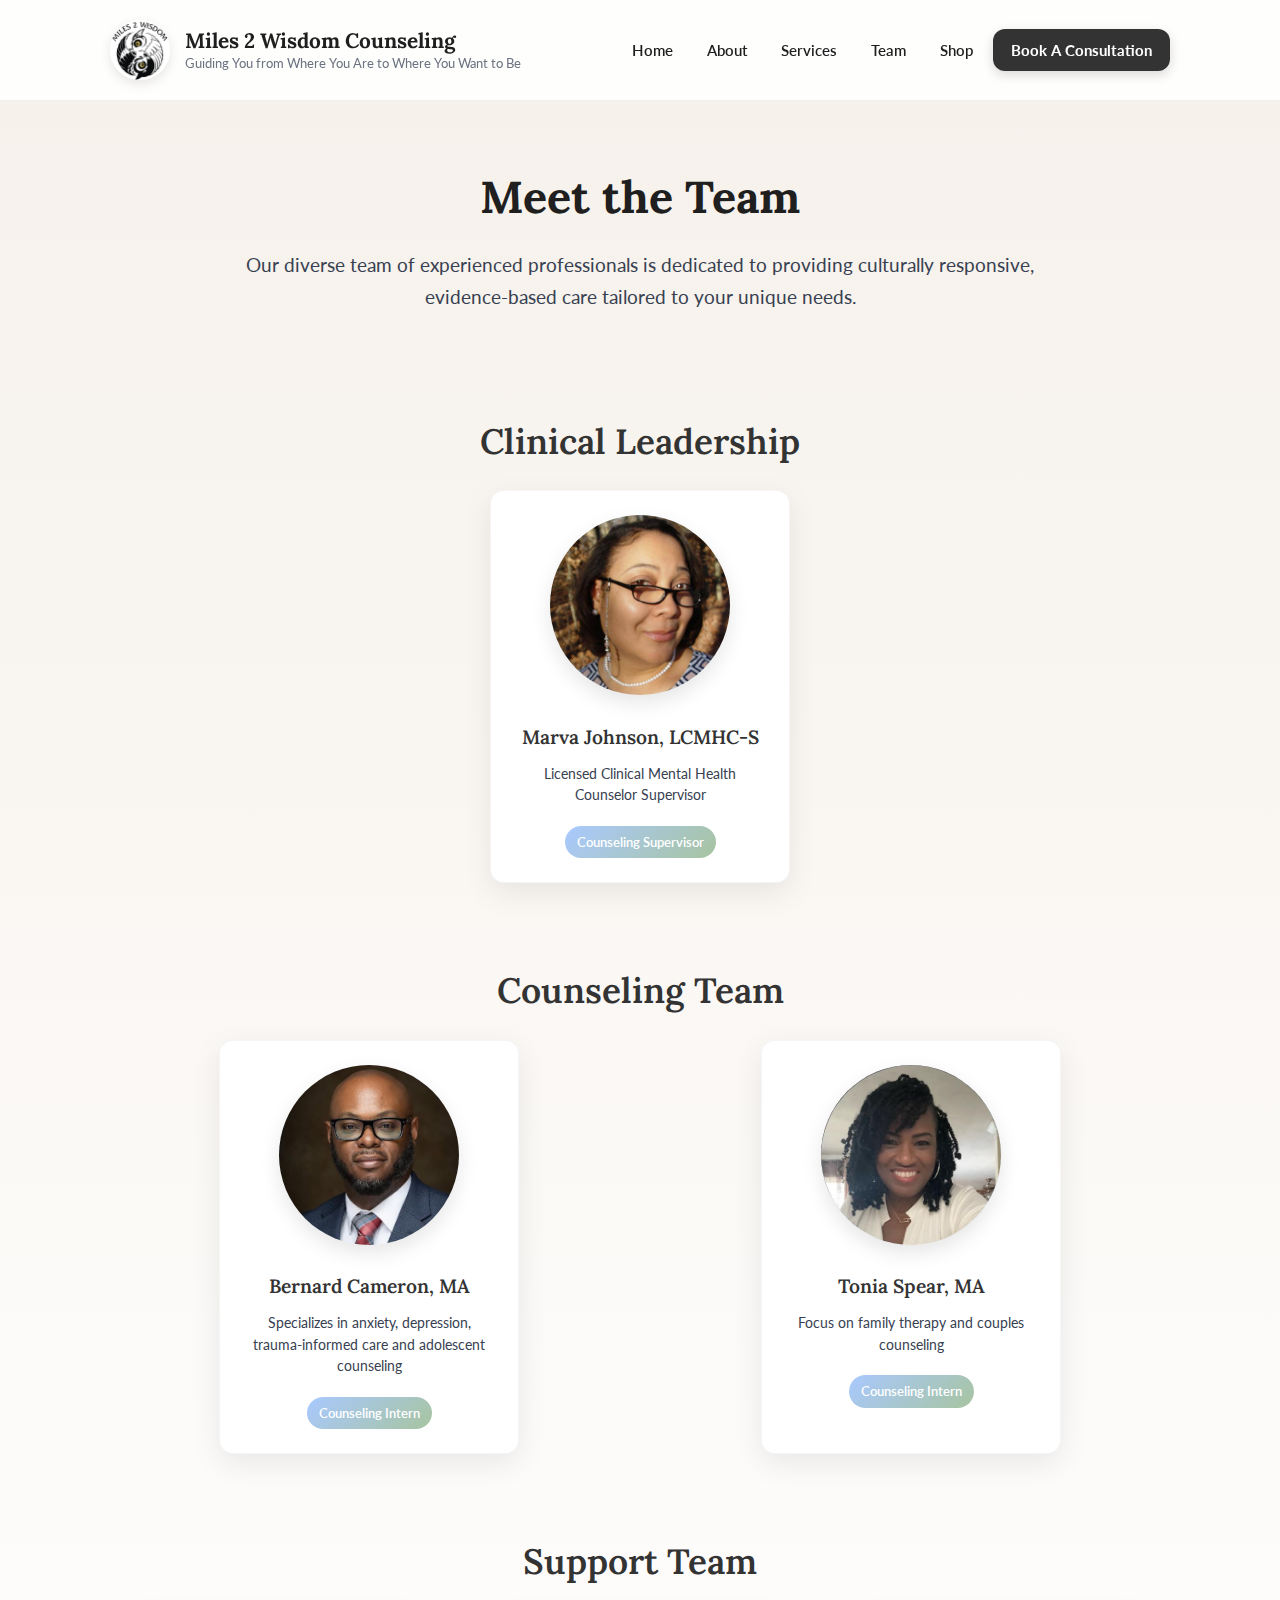
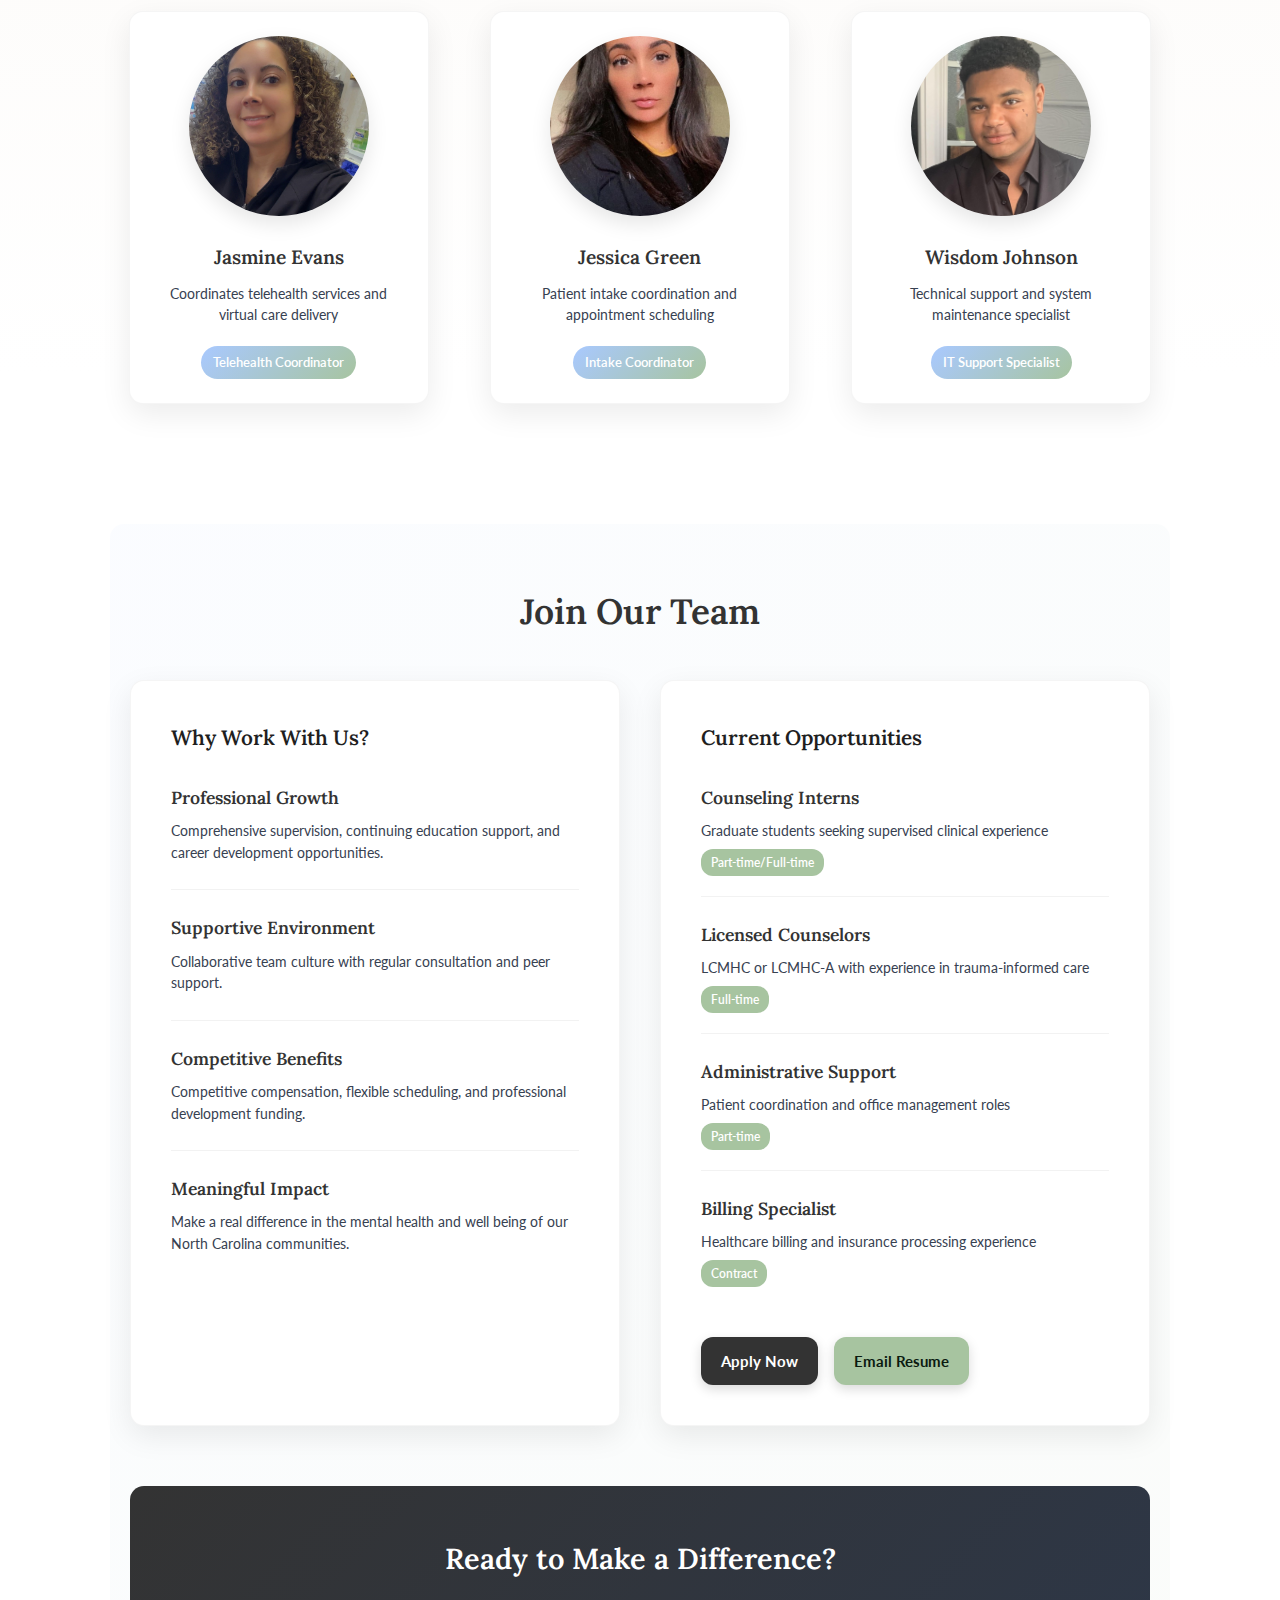
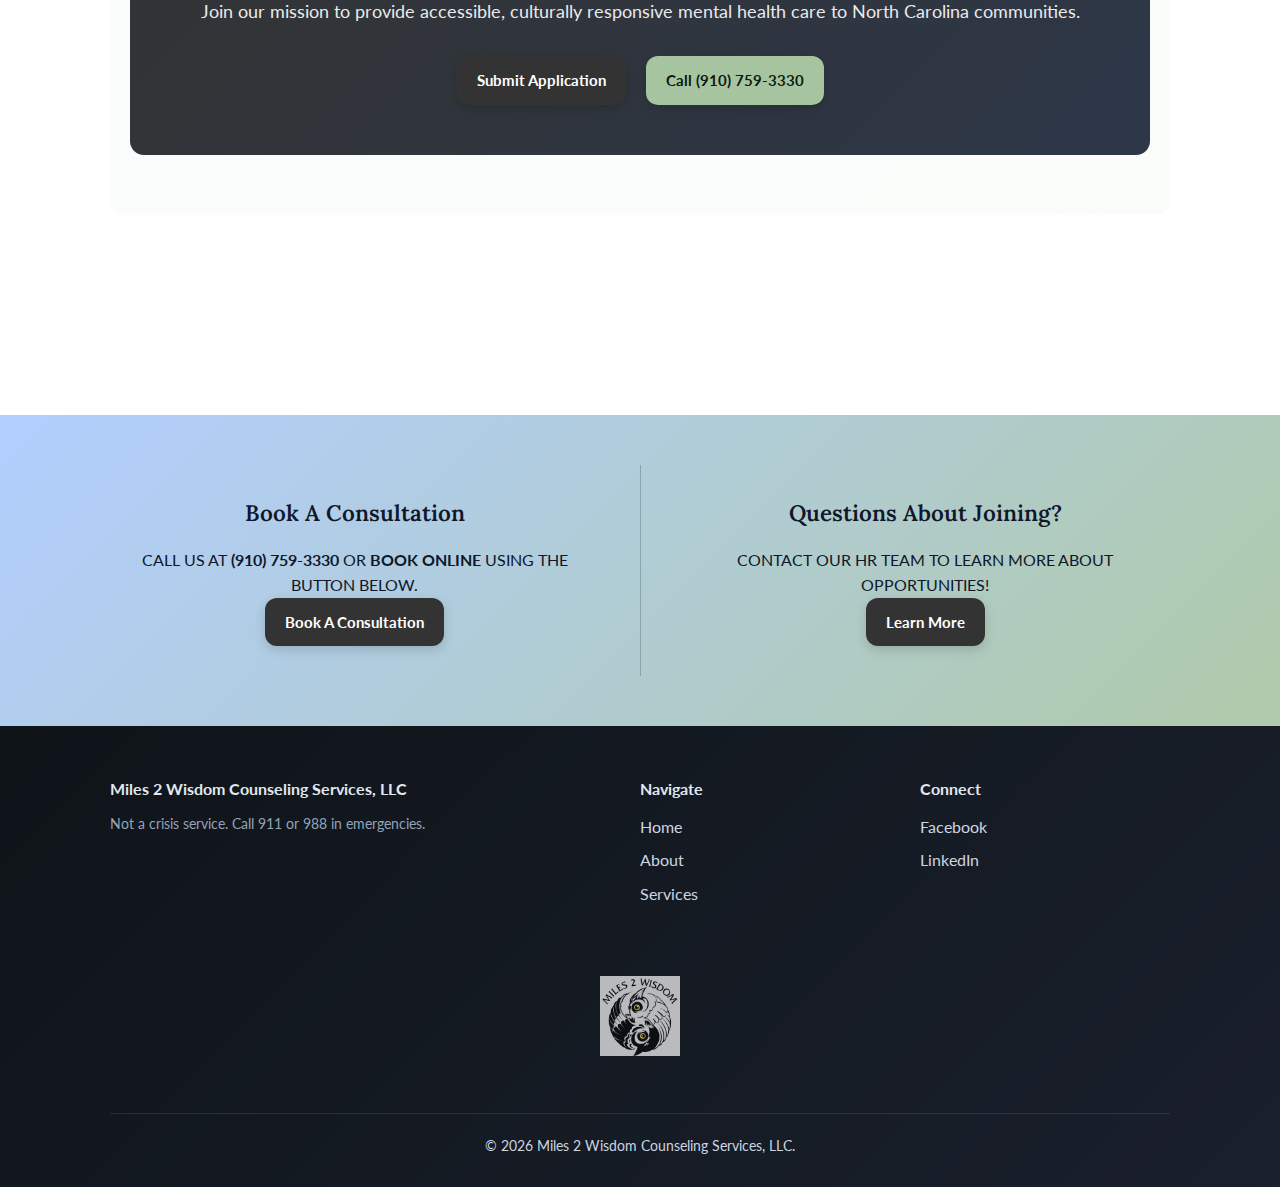
<file: meet-the-team.html>
<!DOCTYPE html>
<html lang="en">
<head>
<meta charset="utf-8">
<meta name="viewport" content="width=device-width, initial-scale=1">
<title>Meet the Team — Miles 2 Wisdom Counseling Services</title>
<meta name="description" content="Meet our experienced team of counselors and mental health professionals dedicated to your healing journey.">
<meta property="og:title" content="Meet the Team — Miles 2 Wisdom Counseling Services">
<meta property="og:description" content="Guiding you from where you are to where you want to be">
<meta property="og:type" content="website">
<meta property="og:image" content="Logo.jpg">
<meta name="theme-color" content="#A9C9FF">

<!-- Google Fonts -->
<link rel="preconnect" href="https://fonts.googleapis.com">
<link rel="preconnect" href="https://fonts.gstatic.com" crossorigin>
<link href="https://fonts.googleapis.com/css2?family=Lato:wght@300;400;700&family=Lora:wght@400;600;700&display=swap" rel="stylesheet">

<!-- Main Stylesheet -->
<link rel="stylesheet" href="styles.css">

<style>
/* Additional styles for non-clickable cards */
.team-card.non-clickable {
  cursor: default;
}

.team-card.non-clickable:hover {
  transform: translateY(-6px);
  box-shadow: 0 18px 40px rgba(0, 0, 0, 0.12);
}
</style>
</head>
<body>

<!-- Header -->
<header>
  <div class="container nav">
    <a class="brand" href="index.html">
      <img src="Logo.jpg" alt="Miles 2 Wisdom Logo" class="logo">
      <div class="brand-text">
        <h1>Miles 2 Wisdom Counseling</h1>
        <div class="tagline">Guiding You from Where You Are to Where You Want to Be</div>
      </div>
    </a>
    <nav aria-label="Main Navigation">
      <button class="menu-btn" aria-expanded="false" aria-controls="menu">☰</button>
      <ul id="menu" role="menu">
        <li><a href="index.html">Home</a></li>
        <li><a href="about.html">About</a></li>
        <li><a href="services.html">Services</a></li>
        <li><a href="meet-the-team.html">Team</a></li>
        <li><a href="shop.html">Shop</a></li>
        <li><a href="book-a-consultation.html" class="btn">Book A Consultation</a></li>
      </ul>
    </nav>
  </div>
</header>

<main>
  <div class="container">
    <div class="team-intro">
      <h1 class="page-title">Meet the Team</h1>
      <p class="lead">Our diverse team of experienced professionals is dedicated to providing culturally responsive, evidence-based care tailored to your unique needs.</p>
    </div>

    <!-- Leadership Section -->
    <section class="section">
      <h2 class="section-title">Clinical Leadership</h2>
      <div class="team-grid">
        <div class="card team-card" onclick="location.href='team-files/marva-johnson.html'">
          <img src="team-pics/Marva Johnson.jpg" alt="Marva Johnson">
          <h3>Marva Johnson, LCMHC-S</h3>
          <p>Licensed Clinical Mental Health Counselor Supervisor</p>
          <div class="team-role">Counseling Supervisor</div>
        </div>
      </div>
    </section>

    <!-- Counseling Team Section -->
    <section class="section">
      <h2 class="section-title">Counseling Team</h2>
      <div class="team-grid">
        <div class="card team-card" onclick="location.href='team-files/bernard-cameron.html'">
          <img src="team-pics/Bernard Cameron.jpg" alt="Bernard Cameron">
          <h3>Bernard Cameron, MA</h3>
          <p>Specializes in anxiety, depression, trauma-informed care and adolescent counseling</p>
          <div class="team-role">Counseling Intern</div>
        </div>
        <div class="card team-card" onclick="location.href='team-files/tonia-spear.html'">
          <img src="team-pics/Tonia Spear.jpg" alt="Tonia Spear">
          <h3>Tonia Spear, MA</h3>
          <p>Focus on family therapy and couples counseling</p>
          <div class="team-role">Counseling Intern</div>
        </div>
      </div>
    </section>

    <!-- Support Team Section -->
    <section class="section">
      <h2 class="section-title">Support Team</h2>
      <div class="team-grid">
        <div class="card team-card non-clickable">
          <img src="team-pics/Jasmine-Evans.jpg" alt="Jasmine Evans">
          <h3>Jasmine Evans</h3>
          <p>Coordinates telehealth services and virtual care delivery</p>
          <div class="team-role">Telehealth Coordinator</div>
        </div>
        <div class="card team-card non-clickable">
          <img src="team-pics/Jessica-Green.jpg" alt="Jessica Green">
          <h3>Jessica Green</h3>
          <p>Patient intake coordination and appointment scheduling</p>
          <div class="team-role">Intake Coordinator</div>
        </div>
        <div class="card team-card non-clickable">
          <img src="team-pics/Wisdom-Johnson.jpg" alt="Wisdom Johnson">
          <h3>Wisdom Johnson</h3>
          <p>Technical support and system maintenance specialist</p>
          <div class="team-role">IT Support Specialist</div>
        </div>
      </div>
    </section>

    <!-- Join Our Team Section -->
    <section class="section join-team-section">
      <div class="container">
        <h2 class="section-title" style="text-align: center; margin-bottom: 40px;">Join Our Team</h2>
        
        <div class="join-team-grid">
          <!-- Join Info Card -->
          <div class="card join-info-card">
            <h3>Why Work With Us?</h3>
            <div class="benefits-list">
              <div class="benefit-item">
                <h4>Professional Growth</h4>
                <p>Comprehensive supervision, continuing education support, and career development opportunities.</p>
              </div>
              <div class="benefit-item">
                <h4>Supportive Environment</h4>
                <p>Collaborative team culture with regular consultation and peer support.</p>
              </div>
              <div class="benefit-item">
                <h4>Competitive Benefits</h4>
                <p>Competitive compensation, flexible scheduling, and professional development funding.</p>
              </div>
              <div class="benefit-item">
                <h4>Meaningful Impact</h4>
                <p>Make a real difference in the mental health and well being of our North Carolina communities.</p>
              </div>
            </div>
          </div>

          <!-- Current Openings Card -->
          <div class="card openings-card">
            <h3>Current Opportunities</h3>
            <div class="openings-list">
              <div class="opening-item">
                <h4>Counseling Interns</h4>
                <p>Graduate students seeking supervised clinical experience</p>
                <span class="opening-type">Part-time/Full-time</span>
              </div>
              <div class="opening-item">
                <h4>Licensed Counselors</h4>
                <p>LCMHC or LCMHC-A with experience in trauma-informed care</p>
                <span class="opening-type">Full-time</span>
              </div>
              <div class="opening-item">
                <h4>Administrative Support</h4>
                <p>Patient coordination and office management roles</p>
                <span class="opening-type">Part-time</span>
              </div>
              <div class="opening-item">
                <h4>Billing Specialist</h4>
                <p>Healthcare billing and insurance processing experience</p>
                <span class="opening-type">Contract</span>
              </div>
            </div>
            <div class="join-actions">
              <a href="apply-now.html" class="btn">Apply Now</a>
              <a href="mailto:wisemoson@gmail.com" class="btn alt">Email Resume</a>
            </div>
          </div>
        </div>

        <!-- Call to Action Banner -->
        <div class="join-cta-banner">
          <h3>Ready to Make a Difference?</h3>
          <p>Join our mission to provide accessible, culturally responsive mental health care to North Carolina communities.</p>
          <div class="cta-buttons">
            <a href="apply-now.html" class="btn">Submit Application</a>
            <a href="tel:9107593330" class="btn alt">Call (910) 759-3330</a>
          </div>
        </div>
      </div>
    </section>
  </div>
</main>

<!-- CTA Bar -->
<section class="cta-bar">
  <div class="cta-container">
    <div class="cta-section">
      <h3>Book A Consultation</h3>
      <p>CALL US AT <strong>(910) 759-3330</strong> OR <strong>BOOK ONLINE</strong> USING THE BUTTON BELOW.</p>
      <a href="book-a-consultation.html" class="btn">Book A Consultation</a>
    </div>
    <div class="cta-divider"></div>
    <div class="cta-section">
      <h3>Questions About Joining?</h3>
      <p>CONTACT OUR HR TEAM TO LEARN MORE ABOUT OPPORTUNITIES!</p>
      <a href="apply-now.html" class="btn">Learn More</a>
    </div>
  </div>
</section>

<!-- Footer -->
<footer>
  <div class="container footgrid">
    <div>
      <strong>Miles 2 Wisdom Counseling Services, LLC</strong>
      <p class="disclaimer">Not a crisis service. Call 911 or 988 in emergencies.</p>
    </div>
    <div>
      <strong>Navigate</strong>
      <ul>
        <li><a href="index.html">Home</a></li>
        <li><a href="about.html">About</a></li>
        <li><a href="services.html">Services</a></li>
      </ul>
    </div>
    <div>
      <strong>Connect</strong>
      <ul>
        <li><a href="https://www.facebook.com/Miles2Wisdom" target="_blank">Facebook</a></li>
        <li><a href="#">LinkedIn</a></li>
      </ul>
    </div>
    <div class="footer-logo">
      <img src="Logo.jpg" alt="Miles 2 Wisdom Logo">
    </div>
    <div class="footer-copyright subtle">
      © <span id="year"></span> Miles 2 Wisdom Counseling Services, LLC.
    </div>
  </div>
</footer>

<!-- JavaScript -->
<script>
// Unified Mobile Menu System
const menuBtn = document.querySelector('.menu-btn');
const menu = document.querySelector('nav ul');

if (menuBtn && menu) {
  menuBtn.addEventListener('click', () => {
    const isOpen = menu.classList.toggle('open');
    menuBtn.textContent = isOpen ? '✕' : '☰';
    menuBtn.setAttribute('aria-expanded', isOpen);
  });

  // Close menu when clicking outside
  document.addEventListener('click', (e) => {
    if (!menuBtn.contains(e.target) && !menu.contains(e.target)) {
      menu.classList.remove('open');
      menuBtn.textContent = '☰';
      menuBtn.setAttribute('aria-expanded', 'false');
    }
  });
}

// Unified Header Shrink Animation
const header = document.querySelector('header');
let lastKnownScrollY = 0;
let ticking = false;

const SHRINK_THRESHOLD = 80;
const EXPAND_THRESHOLD = 40;

function updateHeader() {
  const currentY = lastKnownScrollY;

  if (currentY >= SHRINK_THRESHOLD && !header.classList.contains('shrink')) {
    header.classList.add('shrink');
  } else if (currentY <= EXPAND_THRESHOLD && header.classList.contains('shrink')) {
    header.classList.remove('shrink');
  }

  ticking = false;
}

window.addEventListener('scroll', () => {
  lastKnownScrollY = window.scrollY;

  if (!ticking) {
    window.requestAnimationFrame(updateHeader);
    ticking = true;
  }
}, { passive: true });

// Card reveal animation on scroll
const observerOptions = {
  threshold: 0.1,
  rootMargin: '0px 0px -50px 0px'
};

const cardObserver = new IntersectionObserver((entries) => {
  entries.forEach(entry => {
    if (entry.isIntersecting) {
      entry.target.classList.add('visible');
    }
  });
}, observerOptions);

// Observe all cards
document.querySelectorAll('.card').forEach(card => {
  cardObserver.observe(card);
});

// Set current year
const yearElement = document.getElementById('year');
if (yearElement) {
  yearElement.textContent = new Date().getFullYear();
}
</script>

</body>
</html>
</file>
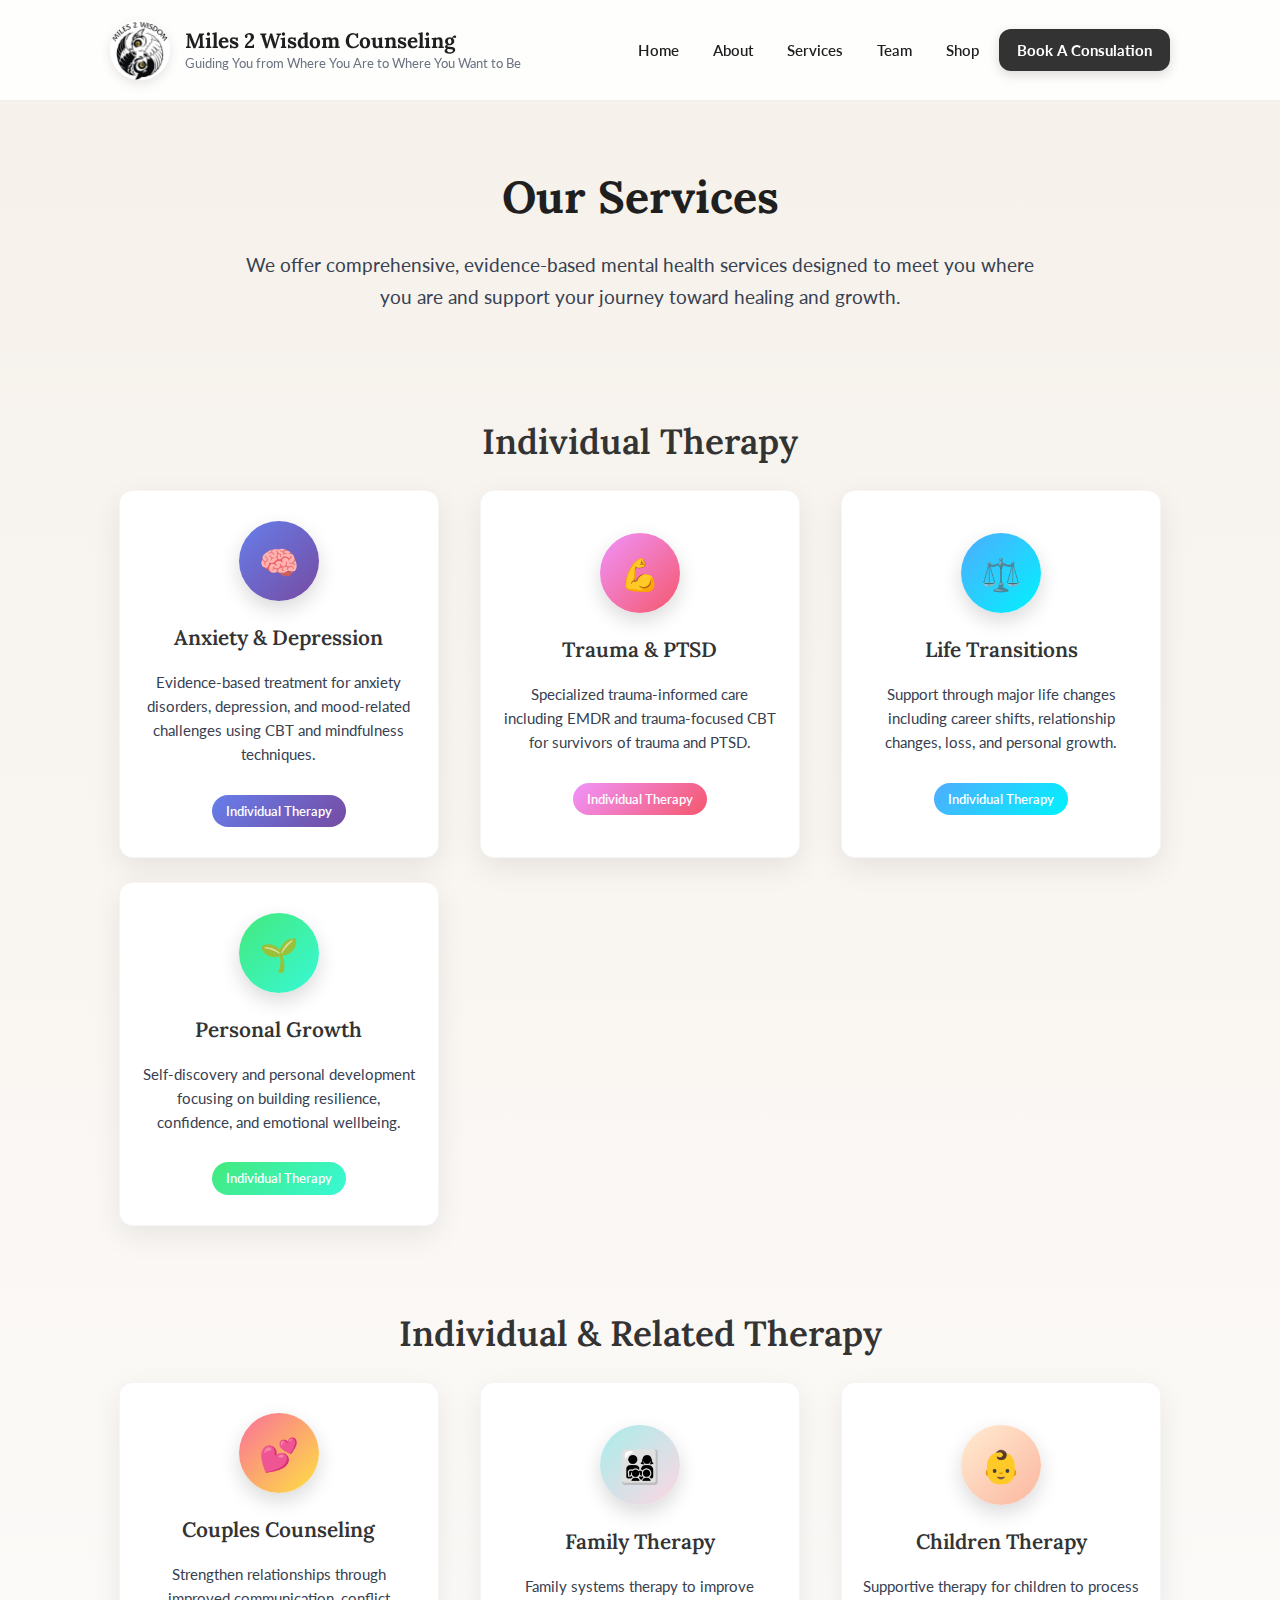
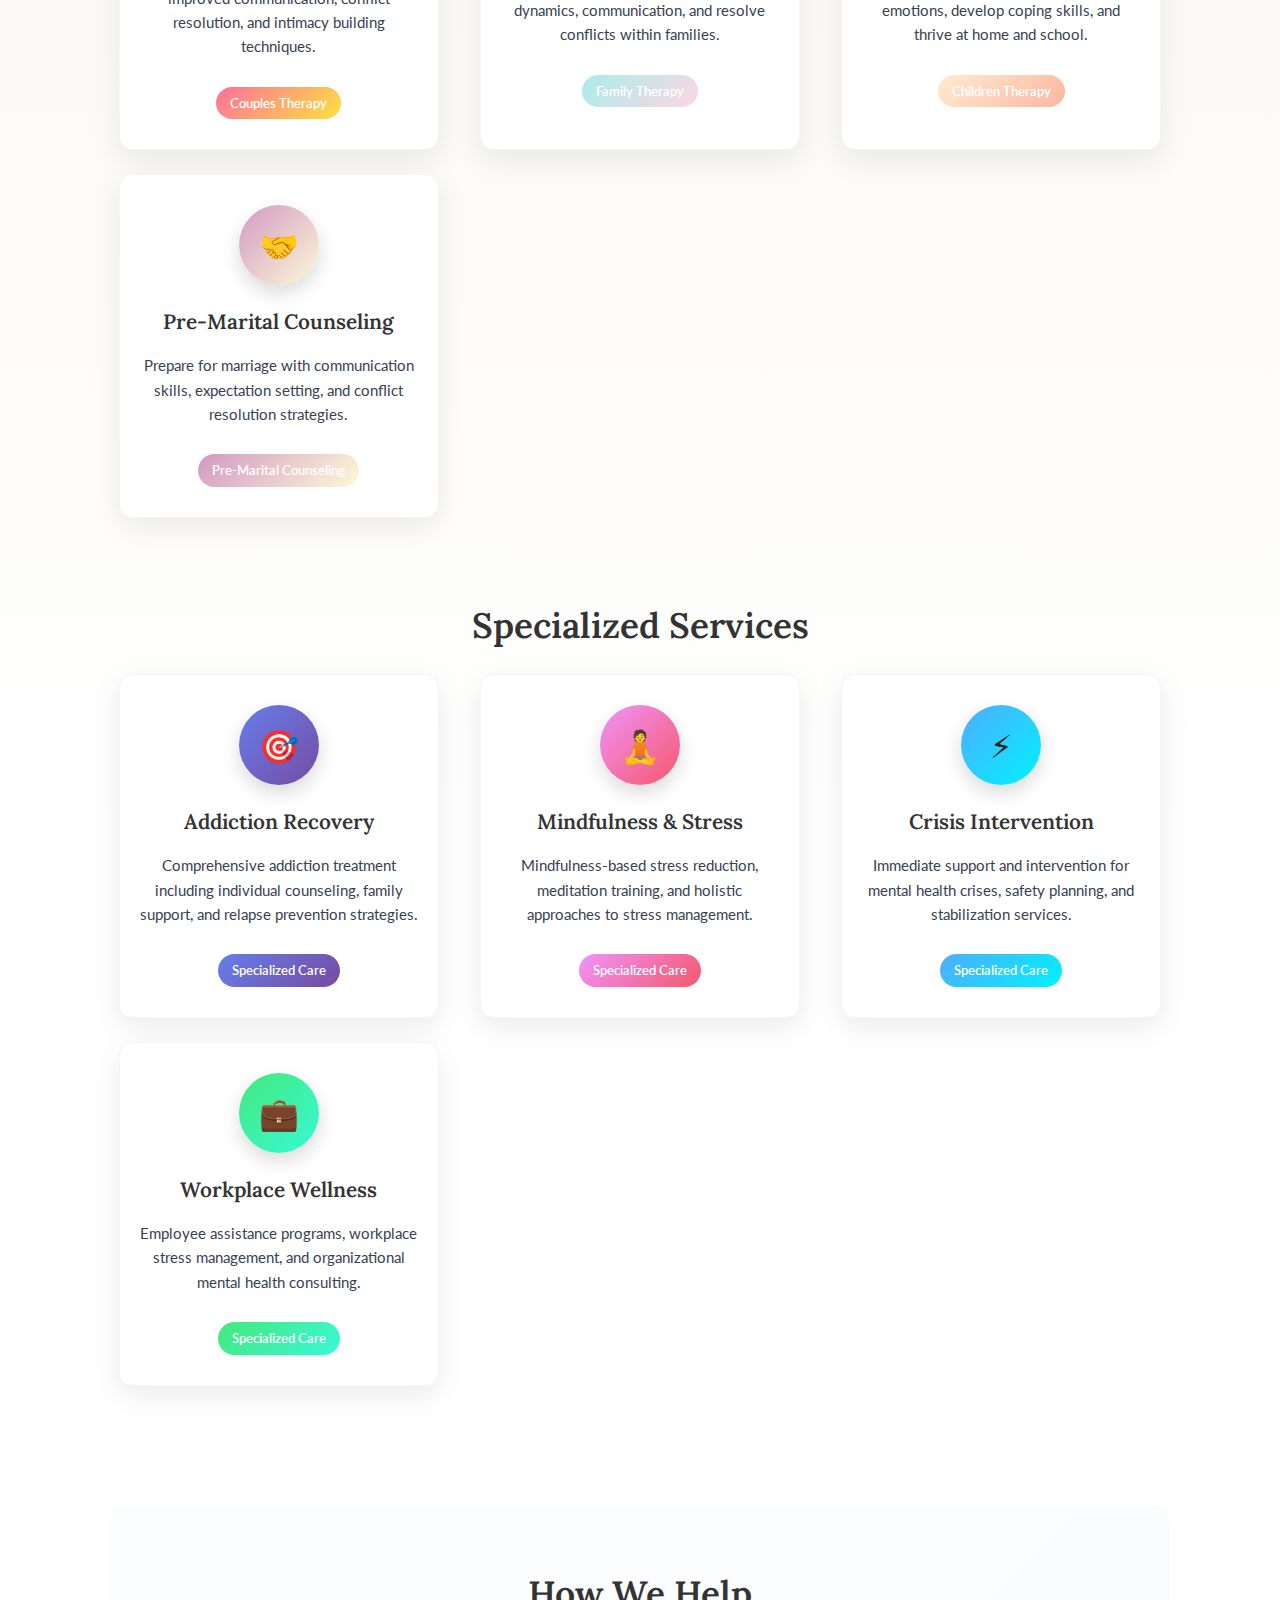
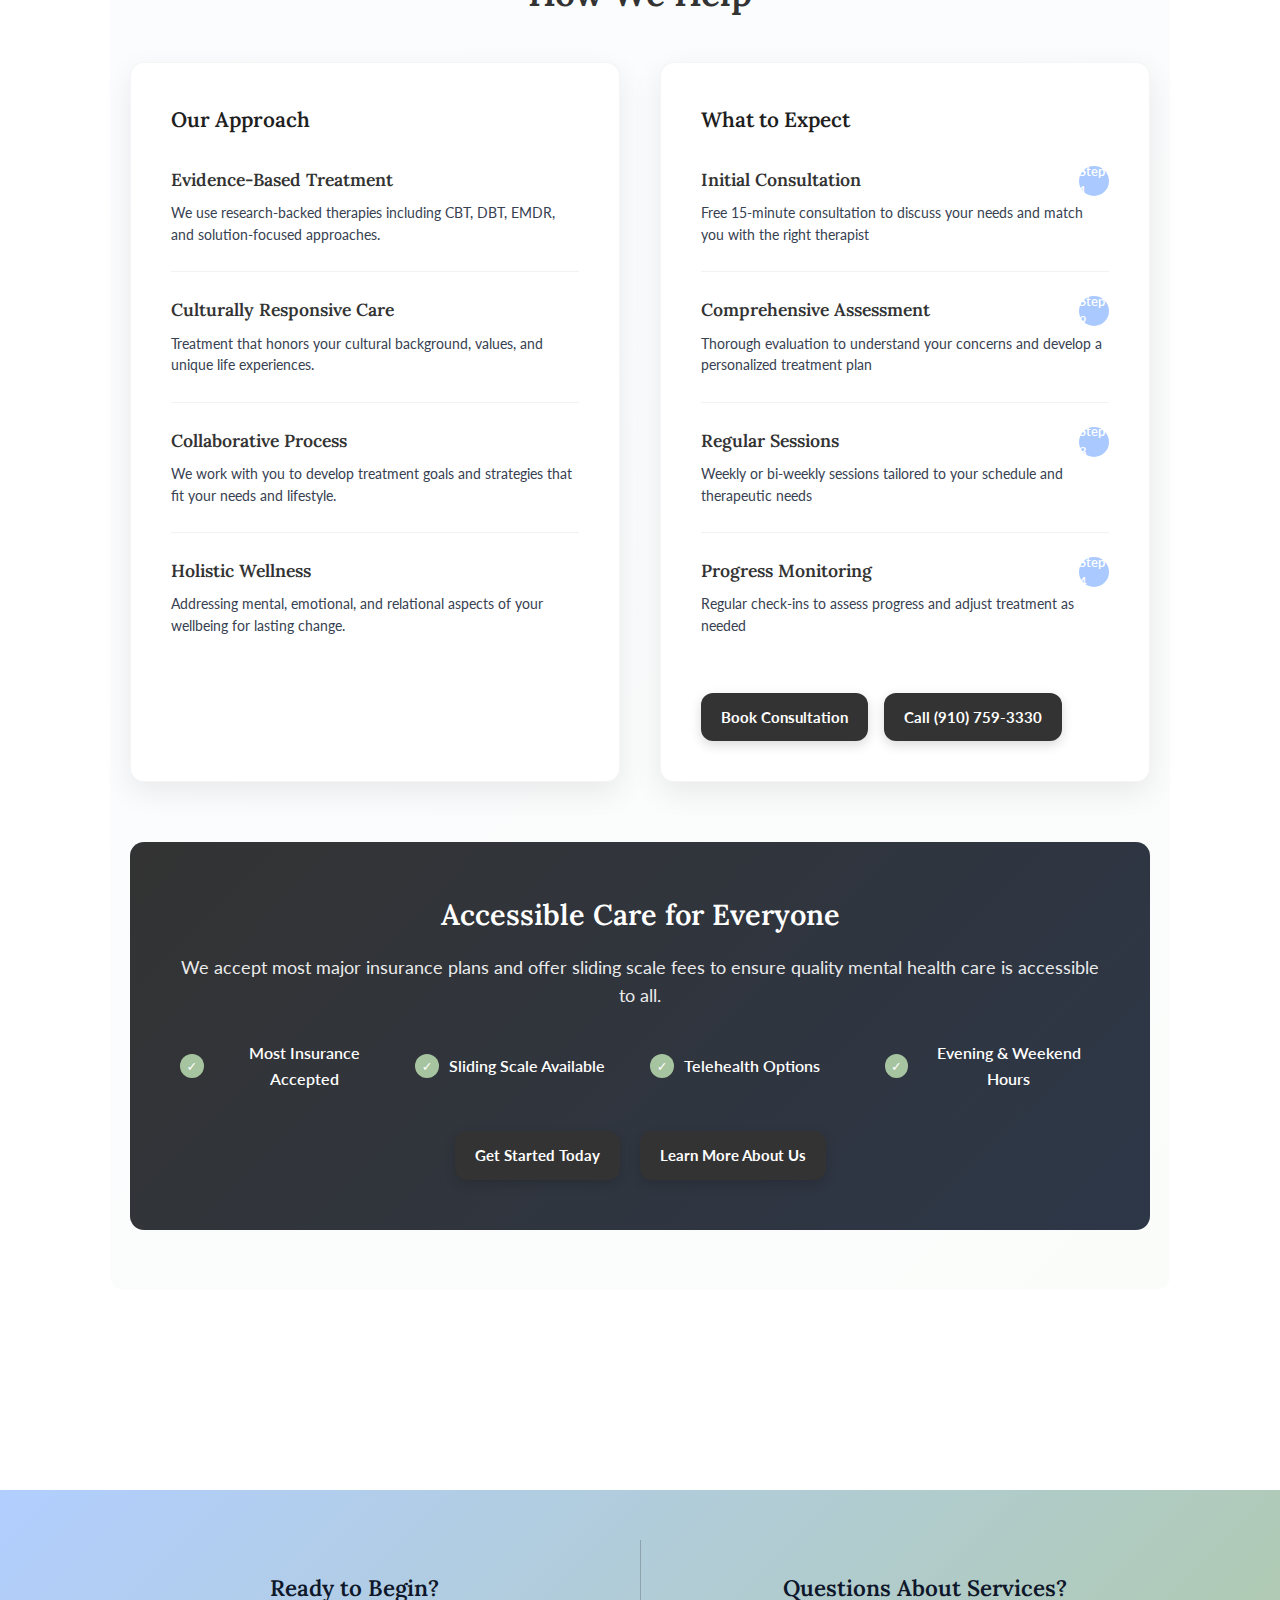
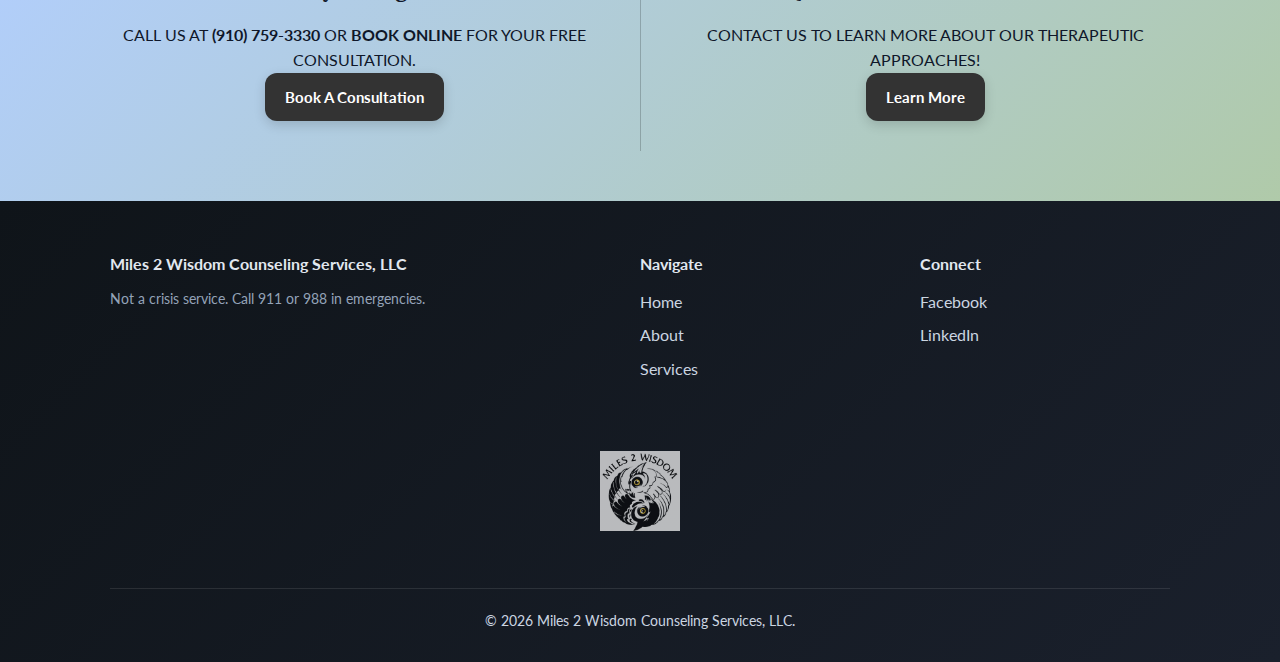
<file: services.html>
<!DOCTYPE html>
<html lang="en">
<head>
<meta charset="utf-8">
<meta name="viewport" content="width=device-width, initial-scale=1">
<title>Services — Miles 2 Wisdom Counseling Services</title>
<meta name="description" content="Comprehensive mental health services including individual therapy, couples counseling, family therapy, and specialized treatments.">
<meta property="og:title" content="Services — Miles 2 Wisdom Counseling Services">
<meta property="og:description" content="Evidence-based mental health care tailored to your needs.">
<meta property="og:type" content="website">
<meta property="og:image" content="Logo.jpg">
<meta name="theme-color" content="#A9C9FF">

<!-- Google Fonts -->
<link rel="preconnect" href="https://fonts.googleapis.com">
<link rel="preconnect" href="https://fonts.gstatic.com" crossorigin>
<link href="https://fonts.googleapis.com/css2?family=Lato:wght@300;400;700&family=Lora:wght@400;600;700&display=swap" rel="stylesheet">

<!-- Main Stylesheet -->
<link rel="stylesheet" href="styles.css">
</head>
<body>

<!-- Header -->
<header>
  <div class="container nav">
    <a class="brand" href="index.html">
      <img src="Logo.jpg" alt="Miles 2 Wisdom Logo" class="logo">
      <div class="brand-text">
        <h1>Miles 2 Wisdom Counseling</h1>
        <div class="tagline">Guiding You from Where You Are to Where You Want to Be</div>
      </div>
    </a>
    <nav aria-label="Main Navigation">
      <button class="menu-btn" aria-expanded="false" aria-controls="menu">☰</button>
      <ul id="menu" role="menu">
        <li><a href="index.html">Home</a></li>
        <li><a href="about.html">About</a></li>
        <li><a href="services.html">Services</a></li>
        <li><a href="meet-the-team.html">Team</a></li>
        <li><a href="shop.html">Shop</a></li>
        <li><a href="book-a-consultation.html" class="btn">Book A Consulation</a></li>
      </ul>
    </nav>
  </div>
</header>

<main>
  <div class="container">
    <div class="services-intro">
      <h1 class="page-title">Our Services</h1>
      <p class="lead">We offer comprehensive, evidence-based mental health services designed to meet you where you are and support your journey toward healing and growth.</p>
    </div>

    <!-- Individual Therapy Section -->
    <section class="section">
      <h2 class="section-title">Individual Therapy</h2>
      <div class="services-grid">
        <div class="card service-card">
          <div class="service-icon" style="background: linear-gradient(135deg, #667eea, #764ba2);">
            <span>🧠</span>
          </div>
          <h3>Anxiety & Depression</h3>
          <p>Evidence-based treatment for anxiety disorders, depression, and mood-related challenges using CBT and mindfulness techniques.</p>
          <div class="service-type anxiety-depression">Individual Therapy</div>
        </div>
        <div class="card service-card">
          <div class="service-icon" style="background: linear-gradient(135deg, #f093fb, #f5576c);">
            <span>💪</span>
          </div>
          <h3>Trauma & PTSD</h3>
          <p>Specialized trauma-informed care including EMDR and trauma-focused CBT for survivors of trauma and PTSD.</p>
          <div class="service-type trauma">Individual Therapy</div>
        </div>
        <div class="card service-card">
          <div class="service-icon" style="background: linear-gradient(135deg, #4facfe, #00f2fe);">
            <span>⚖️</span>
          </div>
          <h3>Life Transitions</h3>
          <p>Support through major life changes including career shifts, relationship changes, loss, and personal growth.</p>
          <div class="service-type transitions">Individual Therapy</div>
        </div>
        <div class="card service-card">
          <div class="service-icon" style="background: linear-gradient(135deg, #43e97b, #38f9d7);">
            <span>🌱</span>
          </div>
          <h3>Personal Growth</h3>
          <p>Self-discovery and personal development focusing on building resilience, confidence, and emotional wellbeing.</p>
          <div class="service-type growth">Individual Therapy</div>
        </div>
      </div>
    </section>

   <!-- Individual Therapy Section -->
<section class="section">
  <h2 class="section-title">Individual & Related Therapy</h2>
  <div class="services-grid">

    <!-- Couples Counseling -->
    <div class="card service-card">
      <div class="service-icon" style="background: linear-gradient(135deg, #fa709a, #fee140);">
        <span>💕</span>
      </div>
      <h3>Couples Counseling</h3>
      <p>Strengthen relationships through improved communication, conflict resolution, and intimacy building techniques.</p>
      <div class="service-type couples">Couples Therapy</div>
    </div>

    <!-- Family Therapy -->
    <div class="card service-card">
      <div class="service-icon" style="background: linear-gradient(135deg, #a8edea, #fed6e3);">
        <span>👨‍👩‍👧‍👦</span>
      </div>
      <h3>Family Therapy</h3>
      <p>Family systems therapy to improve dynamics, communication, and resolve conflicts within families.</p>
      <div class="service-type family">Family Therapy</div>
    </div>

    <!-- Child Therapy -->
    <div class="card service-card">
      <div class="service-icon" style="background: linear-gradient(135deg, #ffecd2, #fcb69f);">
        <span>👶</span>
      </div>
      <h3>Children Therapy</h3>
      <p>Supportive therapy for children to process emotions, develop coping skills, and thrive at home and school.</p>
      <!-- FIXED: correct footer label and class for child -->
      <div class="service-type child">Children Therapy</div>
    </div>

    <!-- Pre-Marital Counseling -->
    <div class="card service-card">
      <div class="service-icon" style="background: linear-gradient(135deg, #d299c2, #fef9d7);">
        <span>🤝</span>
      </div>
      <h3>Pre-Marital Counseling</h3>
      <p>Prepare for marriage with communication skills, expectation setting, and conflict resolution strategies.</p>
      <!-- FIXED: footer now reads Pre-Marital Counseling -->
      <div class="service-type premarital">Pre-Marital Counseling</div>
    </div>

  </div>
</section>

    <!-- Specialized Services Section -->
    <section class="section">
      <h2 class="section-title">Specialized Services</h2>
      <div class="services-grid">
        <div class="card service-card">
          <div class="service-icon" style="background: linear-gradient(135deg, #667eea, #764ba2);">
            <span>🎯</span>
          </div>
          <h3>Addiction Recovery</h3>
          <p>Comprehensive addiction treatment including individual counseling, family support, and relapse prevention strategies.</p>
          <div class="service-type addiction">Specialized Care</div>
        </div>
        <div class="card service-card">
          <div class="service-icon" style="background: linear-gradient(135deg, #f093fb, #f5576c);">
            <span>🧘</span>
          </div>
          <h3>Mindfulness & Stress</h3>
          <p>Mindfulness-based stress reduction, meditation training, and holistic approaches to stress management.</p>
          <div class="service-type mindfulness">Specialized Care</div>
        </div>
        <div class="card service-card">
          <div class="service-icon" style="background: linear-gradient(135deg, #4facfe, #00f2fe);">
            <span>⚡</span>
          </div>
          <h3>Crisis Intervention</h3>
          <p>Immediate support and intervention for mental health crises, safety planning, and stabilization services.</p>
          <div class="service-type crisis">Specialized Care</div>
        </div>
        <div class="card service-card">
          <div class="service-icon" style="background: linear-gradient(135deg, #43e97b, #38f9d7);">
            <span>💼</span>
          </div>
          <h3>Workplace Wellness</h3>
          <p>Employee assistance programs, workplace stress management, and organizational mental health consulting.</p>
          <div class="service-type workplace">Specialized Care</div>
        </div>
      </div>
    </section>

    <!-- How We Help Section -->
    <section class="section help-section">
      <div class="container">
        <h2 class="section-title" style="text-align: center; margin-bottom: 40px;">How We Help</h2>
        
        <div class="help-grid">
          <!-- Approach Card -->
          <div class="card help-info-card">
            <h3>Our Approach</h3>
            <div class="approach-list">
              <div class="approach-item">
                <h4>Evidence-Based Treatment</h4>
                <p>We use research-backed therapies including CBT, DBT, EMDR, and solution-focused approaches.</p>
              </div>
              <div class="approach-item">
                <h4>Culturally Responsive Care</h4>
                <p>Treatment that honors your cultural background, values, and unique life experiences.</p>
              </div>
              <div class="approach-item">
                <h4>Collaborative Process</h4>
                <p>We work with you to develop treatment goals and strategies that fit your needs and lifestyle.</p>
              </div>
              <div class="approach-item">
                <h4>Holistic Wellness</h4>
                <p>Addressing mental, emotional, and relational aspects of your wellbeing for lasting change.</p>
              </div>
            </div>
          </div>

          <!-- What to Expect Card -->
          <div class="card expect-card">
            <h3>What to Expect</h3>
            <div class="expect-list">
              <div class="expect-item">
                <h4>Initial Consultation</h4>
                <p>Free 15-minute consultation to discuss your needs and match you with the right therapist</p>
                <span class="expect-step">Step 1</span>
              </div>
              <div class="expect-item">
                <h4>Comprehensive Assessment</h4>
                <p>Thorough evaluation to understand your concerns and develop a personalized treatment plan</p>
                <span class="expect-step">Step 2</span>
              </div>
              <div class="expect-item">
                <h4>Regular Sessions</h4>
                <p>Weekly or bi-weekly sessions tailored to your schedule and therapeutic needs</p>
                <span class="expect-step">Step 3</span>
              </div>
              <div class="expect-item">
                <h4>Progress Monitoring</h4>
                <p>Regular check-ins to assess progress and adjust treatment as needed</p>
                <span class="expect-step">Step 4</span>
              </div>
            </div>
            <div class="help-actions">
              <a href="Book-a-consultation.html" class="btn">Book Consultation</a>
              <a href="tel:9107593330" class="btn btn.alt">Call (910) 759-3330</a>
            </div>
          </div>
        </div>

        <!-- Insurance & Accessibility Banner -->
        <div class="insurance-banner">
          <h3>Accessible Care for Everyone</h3>
          <p>We accept most major insurance plans and offer sliding scale fees to ensure quality mental health care is accessible to all.</p>
          <div class="insurance-features">
            <div class="feature">
              <span class="feature-icon">✓</span>
              <span>Most Insurance Accepted</span>
            </div>
            <div class="feature">
              <span class="feature-icon">✓</span>
              <span>Sliding Scale Available</span>
            </div>
            <div class="feature">
              <span class="feature-icon">✓</span>
              <span>Telehealth Options</span>
            </div>
            <div class="feature">
              <span class="feature-icon">✓</span>
              <span>Evening & Weekend Hours</span>
            </div>
          </div>
          <div class="insurance-cta">
            <a href="Book-a-consultation.html" class="btn">Get Started Today</a>
            <a href="about.html" class="btn btn.alt">Learn More About Us</a>
          </div>
        </div>
      </div>
    </section>
  </div>
</main>

<!-- CTA Bar -->
<section class="cta-bar">
  <div class="cta-container">
    <div class="cta-section">
      <h3>Ready to Begin?</h3>
      <p>CALL US AT <strong>(910) 759-3330</strong> OR <strong>BOOK ONLINE</strong> FOR YOUR FREE CONSULTATION.</p>
      <a href="book-a-consultation.html" class="btn">Book A Consultation</a>
    </div>
    <div class="cta-divider"></div>
    <div class="cta-section">
      <h3>Questions About Services?</h3>
      <p>CONTACT US TO LEARN MORE ABOUT OUR THERAPEUTIC APPROACHES!</p>
      <a href="about.html" class="btn">Learn More</a>
    </div>
  </div>
</section>

<!-- Footer -->
<footer>
  <div class="container footgrid">
    <div>
      <strong>Miles 2 Wisdom Counseling Services, LLC</strong>
      <p class="disclaimer">Not a crisis service. Call 911 or 988 in emergencies.</p>
    </div>
    <div>
      <strong>Navigate</strong>
      <ul>
        <li><a href="index.html">Home</a></li>
        <li><a href="about.html">About</a></li>
        <li><a href="services.html">Services</a></li>
      </ul>
    </div>
    <div>
      <strong>Connect</strong>
      <ul>
        <li><a href="https://www.facebook.com/Miles2Wisdom" target="_blank">Facebook</a></li>
        <li><a href="#">LinkedIn</a></li>
      </ul>
    </div>
    <div class="footer-logo">
      <img src="Logo.jpg" alt="Miles 2 Wisdom Logo">
    </div>
    <div class="footer-copyright subtle">
      © <span id="year"></span> Miles 2 Wisdom Counseling Services, LLC.
    </div>
  </div>
</footer>

<!-- JavaScript -->
<script>
// Unified Mobile Menu System
const menuBtn = document.querySelector('.menu-btn');
const menu = document.querySelector('nav ul');

if (menuBtn && menu) {
  menuBtn.addEventListener('click', () => {
    const isOpen = menu.classList.toggle('open');
    menuBtn.textContent = isOpen ? '✕' : '☰';
    menuBtn.setAttribute('aria-expanded', isOpen);
  });

  // Close menu when clicking outside
  document.addEventListener('click', (e) => {
    if (!menuBtn.contains(e.target) && !menu.contains(e.target)) {
      menu.classList.remove('open');
      menuBtn.textContent = '☰';
      menuBtn.setAttribute('aria-expanded', 'false');
    }
  });
}

// Unified Header Shrink Animation
const header = document.querySelector('header');
let lastKnownScrollY = 0;
let ticking = false;

const SHRINK_THRESHOLD = 80;
const EXPAND_THRESHOLD = 40;

function updateHeader() {
  const currentY = lastKnownScrollY;

  if (currentY >= SHRINK_THRESHOLD && !header.classList.contains('shrink')) {
    header.classList.add('shrink');
  } else if (currentY <= EXPAND_THRESHOLD && header.classList.contains('shrink')) {
    header.classList.remove('shrink');
  }

  ticking = false;
}

window.addEventListener('scroll', () => {
  lastKnownScrollY = window.scrollY;

  if (!ticking) {
    window.requestAnimationFrame(updateHeader);
    ticking = true;
  }
}, { passive: true });

// Card reveal animation on scroll
const observerOptions = {
  threshold: 0.1,
  rootMargin: '0px 0px -50px 0px'
};

const cardObserver = new IntersectionObserver((entries) => {
  entries.forEach(entry => {
    if (entry.isIntersecting) {
      entry.target.classList.add('visible');
    }
  });
}, observerOptions);

// Observe all cards
document.querySelectorAll('.card').forEach(card => {
  cardObserver.observe(card);
});

// Set current year
const yearElement = document.getElementById('year');
if (yearElement) {
  yearElement.textContent = new Date().getFullYear();
}
</script>

</body>
</html>
</file>
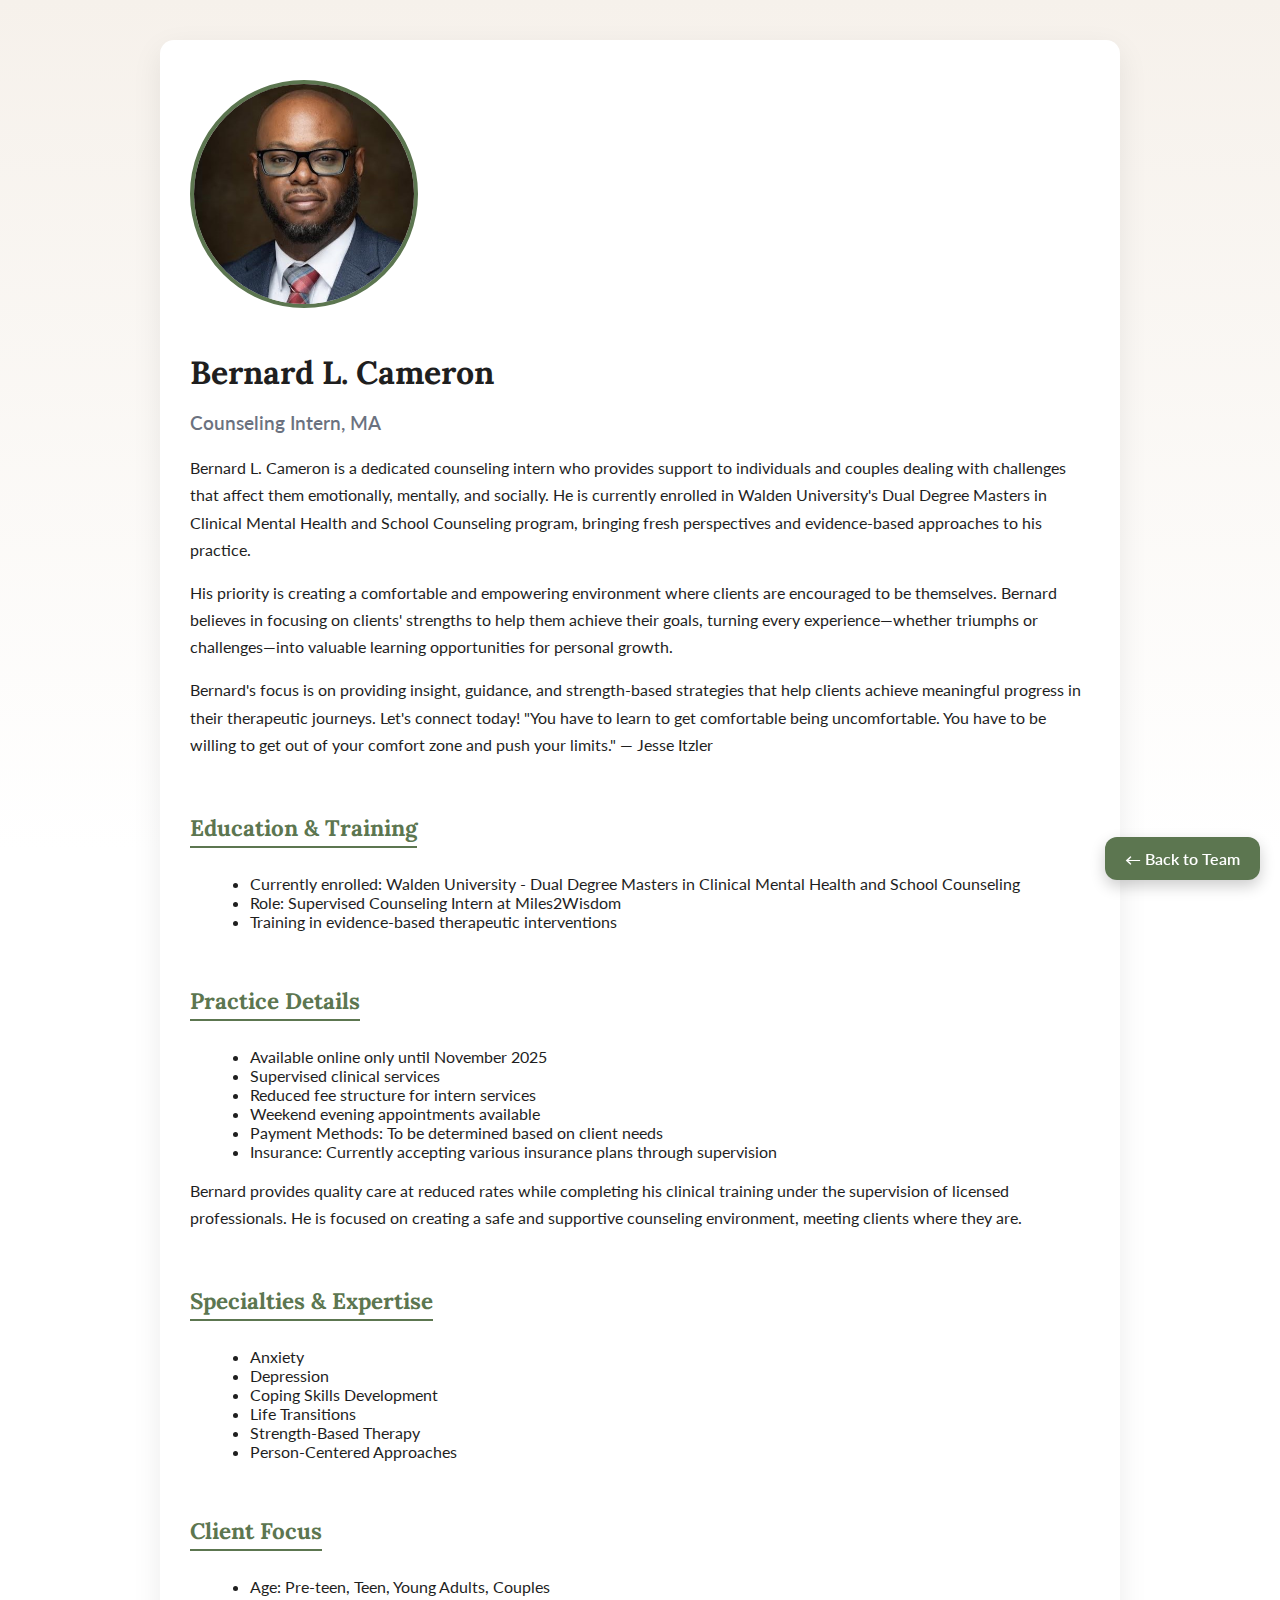
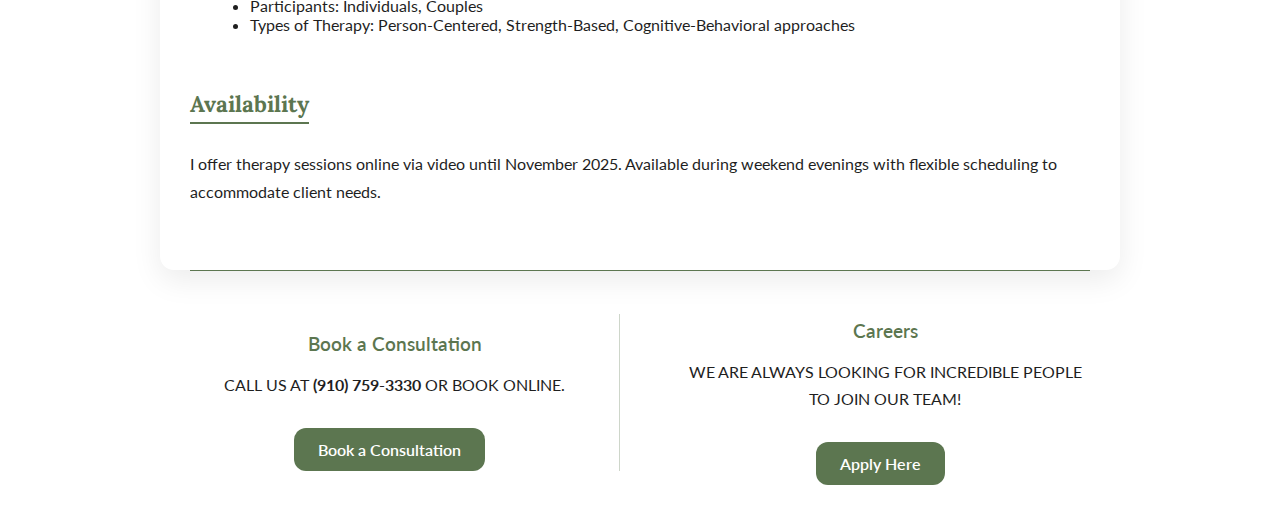
<file: team-files/bernard-cameron.html>
<!DOCTYPE html>
<html lang="en">
<head>
<meta charset="UTF-8">
<meta name="viewport" content="width=device-width, initial-scale=1">
<title>Bernard L. Cameron - Miles 2 Wisdom</title>
<link href="https://fonts.googleapis.com/css2?family=Lato:wght@300;400;700&family=Lora:wght@400;600;700&display=swap" rel="stylesheet">
<style>
:root {
  --beige: #F6F1EB;
  --white: #ffffff;
  --ink: #1f1f1f;
  --muted: #6b7280;
  --blue: #5C7650;
  --radius: 14px;
  --shadow: 0 10px 30px rgba(0,0,0,.08);
}

body {
  margin: 0;
  font-family: Lato, sans-serif;
  background: linear-gradient(180deg, var(--beige), #fff 40%);
  color: var(--ink);
  padding: 40px 20px;
}

.container {
  max-width: 900px;
  margin: 0 auto;
  background: var(--white);
  border-radius: var(--radius);
  box-shadow: var(--shadow);
  padding: 40px 30px;
}

.container img {
  width: 220px;
  height: 220px;
  object-fit: cover;
  border-radius: 50%;
  margin-bottom: 20px;
  border: 4px solid var(--blue);
}

h1 {
  font-family: Lora, serif;
  font-size: 2rem;
  margin-bottom: 5px;
}

h2 {
  font-family: Lora, serif;
  font-size: 1.4rem;
  color: var(--blue);
  margin-top: 30px;
  margin-bottom: 10px;
  border-bottom: 2px solid var(--blue);
  display: inline-block;
  padding-bottom: 4px;
}

h3 {
  color: var(--muted);
  margin-bottom: 20px;
  font-weight: 600;
}

p {
  line-height: 1.7;
  margin-bottom: 15px;
}

a.button {
  display: inline-block;
  margin-top: 15px;
  margin-right: 10px;
  padding: 12px 24px;
  background: var(--blue);
  color: #fff;
  border-radius: 12px;
  font-weight: 600;
  text-decoration: none;
  transition: background 0.3s;
}

a.button:hover {
  background: #7da6f7;
}

.section {
  margin-bottom: 25px;
}

.section ul {
  list-style-type: disc;
  margin-left: 20px;
  margin-bottom: 15px;
}

.back-btn {
  position: fixed;
  bottom: 20px;
  right: 20px;
  background: var(--blue);
  color: #fff;
  padding: 12px 20px;
  border-radius: 12px;
  font-weight: 600;
  text-decoration: none;
  box-shadow: 0 6px 15px rgba(0,0,0,0.2);
  transition: background 0.3s, transform 0.2s;
  z-index: 1000;
}

.back-btn:hover {
  background: #7da6f7;
  transform: translateY(-2px);
}

@media (max-width: 600px) {
  .container {
    padding: 30px 20px;
  }
  .container img {
    width: 160px;
    height: 160px;
  }
  h1 { font-size: 1.6rem; }
  h2 { font-size: 1.2rem; }
  .back-btn {
    padding: 10px 16px;
    font-size: 0.9rem;
  }
}
</style>
</head>
<body>

<div class="container">
  <img src="../team-pics/Bernard Cameron.jpg" alt="Bernard L. Cameron, Counseling Intern">
  <h1>Bernard L. Cameron</h1>
  <h3>Counseling Intern, MA</h3>

  <div class="section">
    <p>Bernard L. Cameron is a dedicated counseling intern who provides support to individuals and couples dealing with challenges that affect them emotionally, mentally, and socially. He is currently enrolled in Walden University's Dual Degree Masters in Clinical Mental Health and School Counseling program, bringing fresh perspectives and evidence-based approaches to his practice.</p>

    <p>His priority is creating a comfortable and empowering environment where clients are encouraged to be themselves. Bernard believes in focusing on clients' strengths to help them achieve their goals, turning every experience—whether triumphs or challenges—into valuable learning opportunities for personal growth.</p>

    <p>Bernard's focus is on providing insight, guidance, and strength-based strategies that help clients achieve meaningful progress in their therapeutic journeys. Let's connect today! "You have to learn to get comfortable being uncomfortable. You have to be willing to get out of your comfort zone and push your limits." — Jesse Itzler</p>
  </div>

  <div class="section">
    <h2>Education & Training</h2>
    <ul>
      <li>Currently enrolled: Walden University - Dual Degree Masters in Clinical Mental Health and School Counseling</li>
      <li>Role: Supervised Counseling Intern at Miles2Wisdom</li>
      <li>Training in evidence-based therapeutic interventions</li>
    </ul>
  </div>

  <div class="section">
    <h2>Practice Details</h2>
    <ul>
      <li>Available online only until November 2025</li>
      <li>Supervised clinical services</li>
      <li>Reduced fee structure for intern services</li>
      <li>Weekend evening appointments available</li>
      <li>Payment Methods: To be determined based on client needs</li>
      <li>Insurance: Currently accepting various insurance plans through supervision</li>
    </ul>
    <p>Bernard provides quality care at reduced rates while completing his clinical training under the supervision of licensed professionals. He is focused on creating a safe and supportive counseling environment, meeting clients where they are.</p>
  </div>

  <div class="section">
    <h2>Specialties & Expertise</h2>
    <ul>
      <li>Anxiety</li>
      <li>Depression</li>
      <li>Coping Skills Development</li>
      <li>Life Transitions</li>
      <li>Strength-Based Therapy</li>
      <li>Person-Centered Approaches</li>
    </ul>
  </div>

  <div class="section">
    <h2>Client Focus</h2>
    <ul>
      <li>Age: Pre-teen, Teen, Young Adults, Couples</li>
      <li>Participants: Individuals, Couples</li>
      <li>Types of Therapy: Person-Centered, Strength-Based, Cognitive-Behavioral approaches</li>
    </ul>
  </div>

  <div class="section">
    <h2>Availability</h2>
    <p>I offer therapy sessions online via video until November 2025. Available during weekend evenings with flexible scheduling to accommodate client needs.</p>
  </div>

</div>

<!-- CTA Bar inside main container -->
<div class="section" style="display:grid; grid-template-columns:1fr 1fr; gap:40px; align-items:center; text-align:center; border-top:1px solid var(--blue); padding-top:30px; max-width:900px; margin:0 auto;">

  <!-- Left: Book a Consultation -->
  <div style="border-right:1px solid rgba(92,118,80,0.3); padding-right:20px;">
    <h3 style="margin-bottom:12px; color:var(--blue);">Book a Consultation</h3>
    <p>CALL US AT <strong> (910) 759-3330</strong> OR BOOK ONLINE.</p>
    <a href="../book-a-consultation.html" class="button">Book a Consultation</a>
  </div>

  <!-- Right: Careers -->
  <div style="padding-left:20px;">
    <h3 style="margin-bottom:12px; color:var(--blue);">Careers</h3>
    <p>WE ARE ALWAYS LOOKING FOR INCREDIBLE PEOPLE TO JOIN OUR TEAM!</p>
    <a href="../apply-now.html" class="button">Apply Here</a>
  </div>

</div>

<!-- Floating Back Button -->
<a href="../meet-the-team.html" class="back-btn">← Back to Team</a>

</body>
</html>
</file>
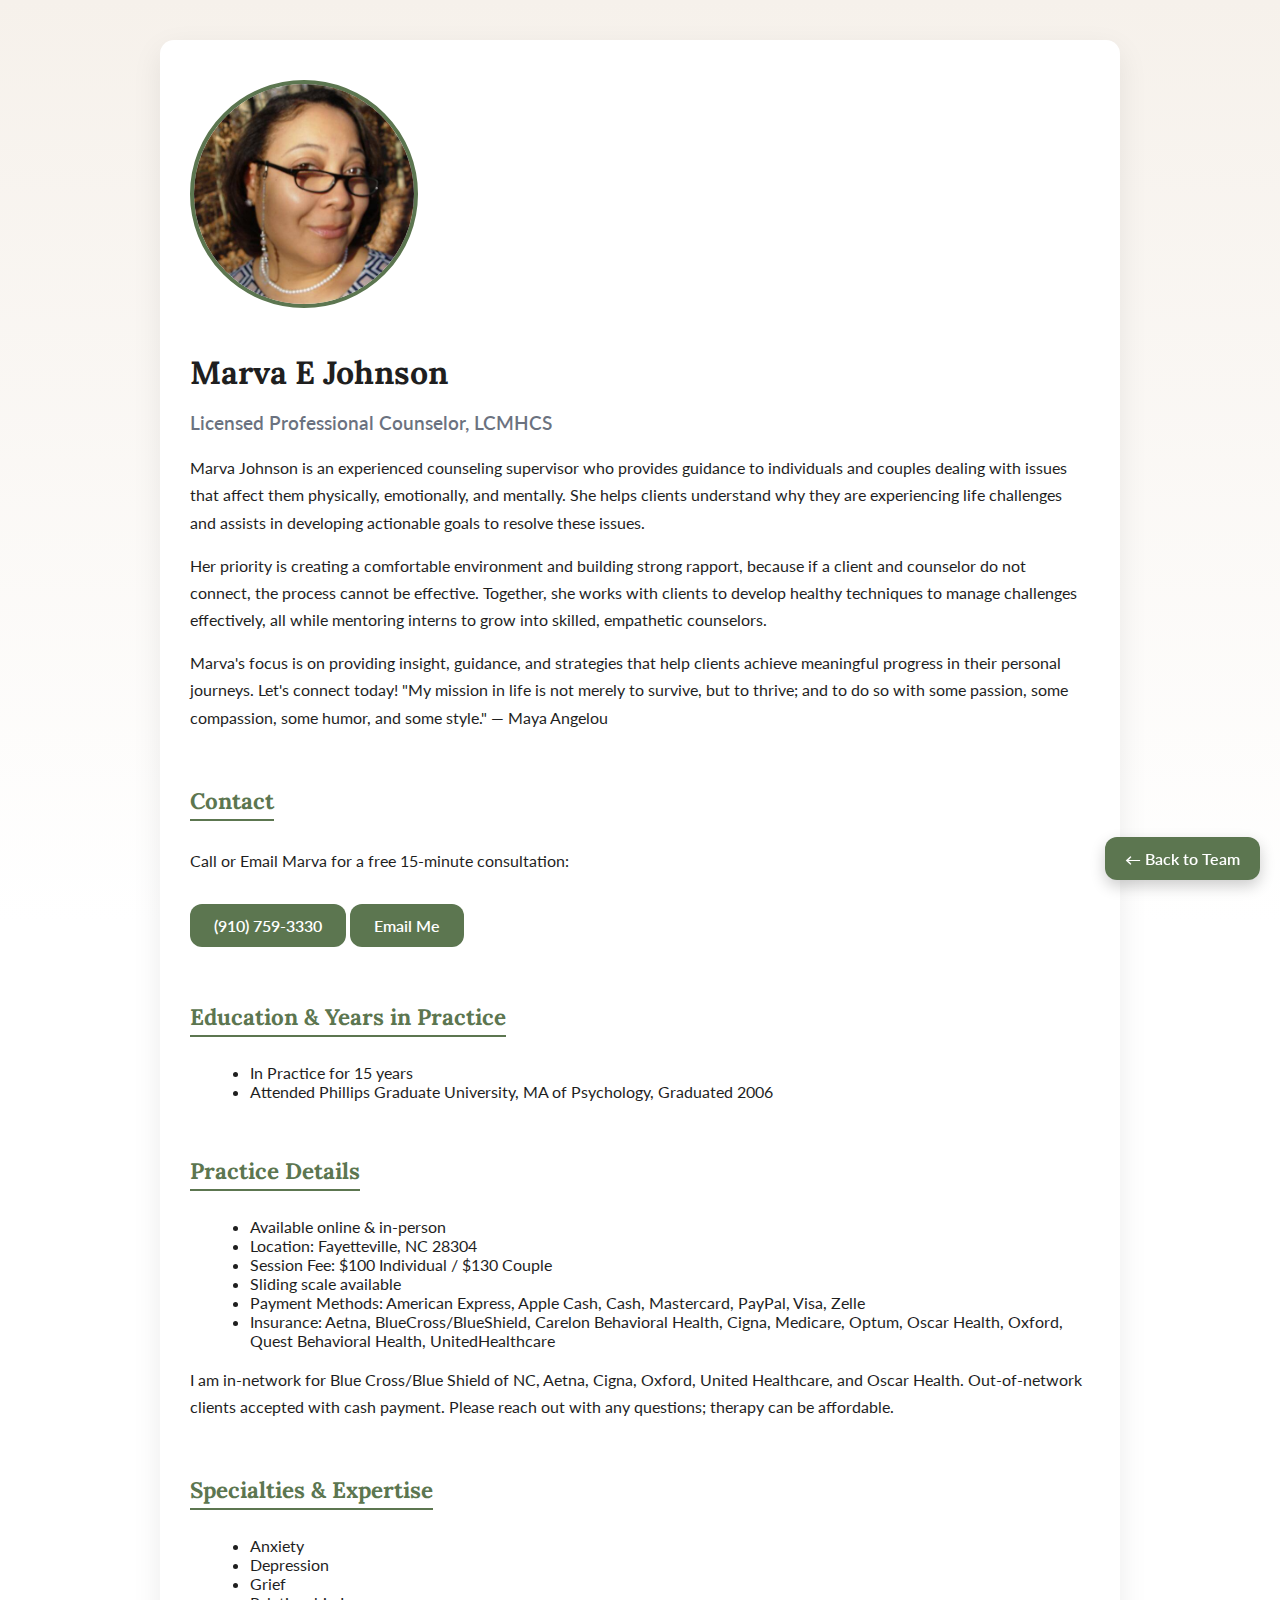
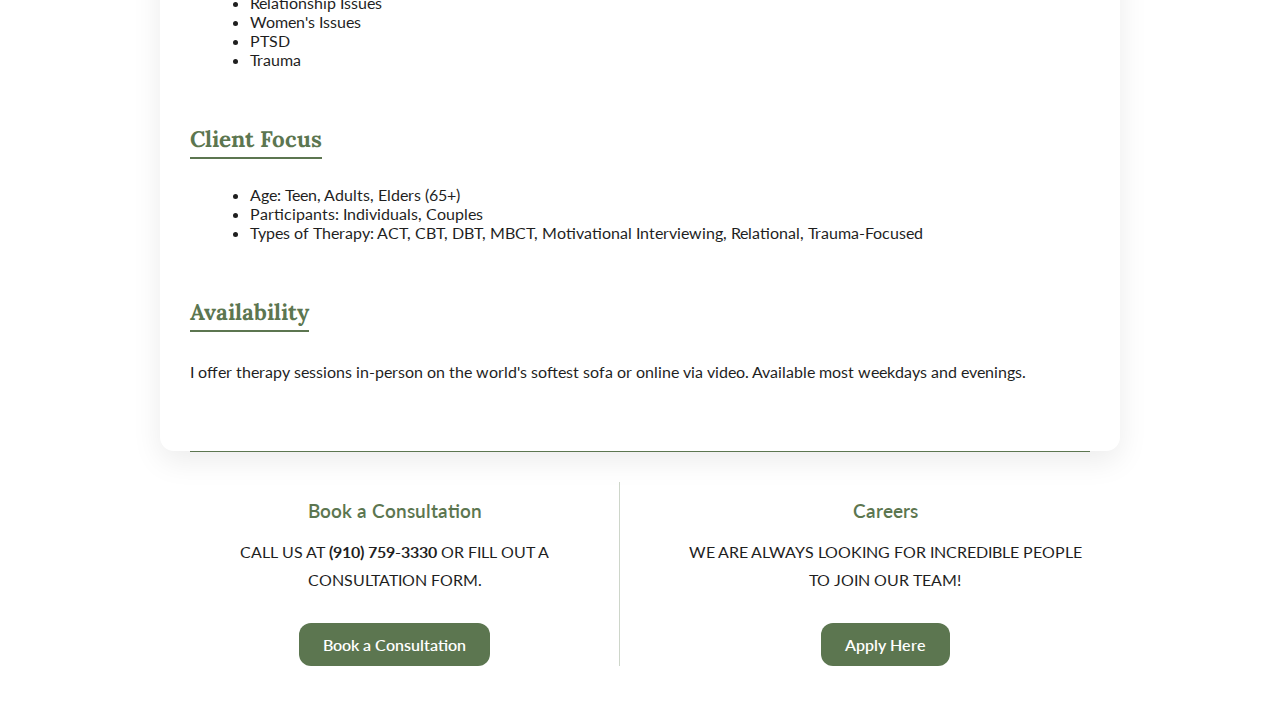
<file: team-files/marva-johnson.html>
<!DOCTYPE html>
<html lang="en">
<head>
<meta charset="UTF-8">
<meta name="viewport" content="width=device-width, initial-scale=1">
<title>Marva E Johnson - Miles 2 Wisdom</title>
<link href="https://fonts.googleapis.com/css2?family=Lato:wght@300;400;700&family=Lora:wght@400;600;700&display=swap" rel="stylesheet">
<style>
:root {
  --beige: #F6F1EB;
  --white: #ffffff;
  --ink: #1f1f1f;
  --muted: #6b7280;
  --blue: #5C7650;
  --radius: 14px;
  --shadow: 0 10px 30px rgba(0,0,0,.08);
}

body {
  margin: 0;
  font-family: Lato, sans-serif;
  background: linear-gradient(180deg, var(--beige), #fff 40%);
  color: var(--ink);
  padding: 40px 20px;
}

.container {
  max-width: 900px;
  margin: 0 auto;
  background: var(--white);
  border-radius: var(--radius);
  box-shadow: var(--shadow);
  padding: 40px 30px;
}

.container img {
  width: 220px;
  height: 220px;
  object-fit: cover;
  border-radius: 50%;
  margin-bottom: 20px;
  border: 4px solid var(--blue);
}

h1 {
  font-family: Lora, serif;
  font-size: 2rem;
  margin-bottom: 5px;
}

h2 {
  font-family: Lora, serif;
  font-size: 1.4rem;
  color: var(--blue);
  margin-top: 30px;
  margin-bottom: 10px;
  border-bottom: 2px solid var(--blue);
  display: inline-block;
  padding-bottom: 4px;
}

h3 {
  color: var(--muted);
  margin-bottom: 20px;
  font-weight: 600;
}

p {
  line-height: 1.7;
  margin-bottom: 15px;
}

a.button {
  display: inline-block;
  margin-top: 15px;
  padding: 12px 24px;
  background: var(--blue);
  color: #fff;
  border-radius: 12px;
  font-weight: 600;
  text-decoration: none;
  transition: background 0.3s;
}

a.button:hover {
  background: #7da6f7;
}

.section {
  margin-bottom: 25px;
}

.section ul {
  list-style-type: disc;
  margin-left: 20px;
  margin-bottom: 15px;
}

.back-btn {
  position: fixed;
  bottom: 20px;
  right: 20px;
  background: var(--blue);
  color: #fff;
  padding: 12px 20px;
  border-radius: 12px;
  font-weight: 600;
  text-decoration: none;
  box-shadow: 0 6px 15px rgba(0,0,0,0.2);
  transition: background 0.3s, transform 0.2s;
  z-index: 1000;
}

.back-btn:hover {
  background: #7da6f7;
  transform: translateY(-2px);
}

@media (max-width: 600px) {
  .container {
    padding: 30px 20px;
  }
  .container img {
    width: 160px;
    height: 160px;
  }
  h1 { font-size: 1.6rem; }
  h2 { font-size: 1.2rem; }
  .back-btn {
    padding: 10px 16px;
    font-size: 0.9rem;
  }
}
</style>
</head>
<body>

<div class="container">
  <img src="../team-pics/Marva Johnson.jpg" alt="Marva E Johnson, Licensed Professional Counselor">
  <h1>Marva E Johnson</h1>
  <h3>Licensed Professional Counselor, LCMHCS</h3>

  <div class="section">
    <p>Marva Johnson is an experienced counseling supervisor who provides guidance to individuals and couples dealing with issues that affect them physically, emotionally, and mentally. She helps clients understand why they are experiencing life challenges and assists in developing actionable goals to resolve these issues.</p>

    <p>Her priority is creating a comfortable environment and building strong rapport, because if a client and counselor do not connect, the process cannot be effective. Together, she works with clients to develop healthy techniques to manage challenges effectively, all while mentoring interns to grow into skilled, empathetic counselors.</p>

    <p>Marva's focus is on providing insight, guidance, and strategies that help clients achieve meaningful progress in their personal journeys. Let's connect today! "My mission in life is not merely to survive, but to thrive; and to do so with some passion, some compassion, some humor, and some style." — Maya Angelou</p>
  </div>

  <div class="section">
    <h2>Contact</h2>
    <p>Call or Email Marva for a free 15-minute consultation:</p>
    <a href="tel:9107593330" class="button">(910) 759-3330</a>
    <a href="mailto:Miles2Wisdom@gmail.com" class="button">Email Me</a>
  </div>

  <div class="section">
    <h2>Education & Years in Practice</h2>
    <ul>
      <li>In Practice for 15 years</li>
      <li>Attended Phillips Graduate University, MA of Psychology, Graduated 2006</li>
    </ul>
  </div>

  <div class="section">
    <h2>Practice Details</h2>
    <ul>
      <li>Available online & in-person</li>
      <li>Location: Fayetteville, NC 28304</li>
      <li>Session Fee: $100 Individual / $130 Couple</li>
      <li>Sliding scale available</li>
      <li>Payment Methods: American Express, Apple Cash, Cash, Mastercard, PayPal, Visa, Zelle</li>
      <li>Insurance: Aetna, BlueCross/BlueShield, Carelon Behavioral Health, Cigna, Medicare, Optum, Oscar Health, Oxford, Quest Behavioral Health, UnitedHealthcare</li>
    </ul>
    <p>I am in-network for Blue Cross/Blue Shield of NC, Aetna, Cigna, Oxford, United Healthcare, and Oscar Health. Out-of-network clients accepted with cash payment. Please reach out with any questions; therapy can be affordable.</p>
  </div>

  <div class="section">
    <h2>Specialties & Expertise</h2>
    <ul>
      <li>Anxiety</li>
      <li>Depression</li>
      <li>Grief</li>
      <li>Relationship Issues</li>
      <li>Women's Issues</li>
      <li>PTSD</li>
      <li>Trauma</li>
    </ul>
  </div>

  <div class="section">
    <h2>Client Focus</h2>
    <ul>
      <li>Age: Teen, Adults, Elders (65+)</li>
      <li>Participants: Individuals, Couples</li>
      <li>Types of Therapy: ACT, CBT, DBT, MBCT, Motivational Interviewing, Relational, Trauma-Focused</li>
    </ul>
  </div>

  <div class="section">
    <h2>Availability</h2>
    <p>I offer therapy sessions in-person on the world's softest sofa or online via video. Available most weekdays and evenings.</p>
  </div>

</div>

<!-- CTA Bar inside main container -->
<div class="section" style="display:grid; grid-template-columns:1fr 1fr; gap:40px; align-items:center; text-align:center; border-top:1px solid var(--blue); padding-top:30px; max-width:900px; margin:0 auto;">

  <!-- Left: Book a Consultation -->
  <div style="border-right:1px solid rgba(92,118,80,0.3); padding-right:20px;">
    <h3 style="margin-bottom:12px; color:var(--blue);">Book a Consultation</h3>
    <p>CALL US AT <strong> (910) 759-3330</strong> OR FILL OUT A CONSULTATION FORM.</p>
    <a href="../book-a-consultation.html" class="button">Book a Consultation</a>
  </div>

  <!-- Right: Careers -->
  <div style="padding-left:20px;">
    <h3 style="margin-bottom:12px; color:var(--blue);">Careers</h3>
    <p>WE ARE ALWAYS LOOKING FOR INCREDIBLE PEOPLE TO JOIN OUR TEAM!</p>
    <a href="../apply-now.html" class="button">Apply Here</a>
  </div>

</div>

<!-- Floating Back Button -->
<a href="../meet-the-team.html" class="back-btn">← Back to Team</a>

</body>
</html>
</file>
<file: styles.css>
/* Miles 2 Wisdom Counseling - Unified Stylesheet */

:root {
  --blue: #A9C9FF;
  --beige: hsl(33, 38%, 94%);
  --sage: #A7C4A0;
  --charcoal: #333;
  --ink: #1f1f1f;
  --muted: #6b7280;
  --white: #fff;
  --maxw: 1100px;
  --radius: 14px;
  --shadow: 0 10px 30px rgba(0, 0, 0, .08);
  --transition-smooth: 0.3s cubic-bezier(0.4, 0, 0.2, 1);
  --transition-bounce: 0.4s cubic-bezier(0.68, -0.55, 0.265, 1.55);
}

/* Reset & Base Styles */
* {
  box-sizing: border-box;
  margin: 0;
  padding: 0;
}

html {
  scroll-behavior: smooth;
}

body {
  color: var(--ink);
  background: linear-gradient(180deg, var(--beige), #fff 45%);
  font-family: Lato, system-ui, -apple-system, Segoe UI, Roboto, Arial, sans-serif;
  line-height: 1.6;
}

a {
  color: inherit;
  text-decoration: none;
  transition: all var(--transition-smooth);
}

a:focus {
  outline: 2px solid var(--blue);
  outline-offset: 2px;
}

.container {
  max-width: var(--maxw);
  margin: 0 auto;
  padding: 0 20px;
}

/* Header Styles - Unified across all pages */
header {
  position: sticky;
  top: 0;
  z-index: 1000;
  background: rgba(255, 255, 255, 0.9);
  backdrop-filter: blur(15px);
  border-bottom: 1px solid rgba(0, 0, 0, 0.06);
  padding: 20px 40px;
  transition: all var(--transition-smooth);
  will-change: transform, padding, box-shadow;
}

header.shrink {
  padding: 12px 30px;
  box-shadow: 0 8px 32px rgba(0, 0, 0, 0.12);
  background: rgba(255, 255, 255, 0.95);
}

.nav {
  display: flex;
  align-items: center;
  justify-content: space-between;
  gap: 20px;
  flex-wrap: nowrap;
}

.brand {
  display: flex;
  align-items: center;
  gap: 15px;
  transition: all var(--transition-smooth);
  flex: 0 0 auto;
}

.brand:hover {
  transform: translateY(-1px);
}

.logo {
  width: 60px;
  height: 60px;
  border-radius: 50%;
  object-fit: cover;
  transition: all var(--transition-smooth);
  will-change: transform;
  box-shadow: 0 4px 12px rgba(0, 0, 0, 0.1);
}

header.shrink .logo {
  transform: scale(0.85);
  width: 50px;
  height: 50px;
}

.brand-text {
  display: flex;
  flex-direction: column;
  gap: 2px;
}

.brand h1 {
  font-family: Lora, serif;
  font-size: 1.3rem;
  font-weight: 700;
  transition: all var(--transition-smooth);
  line-height: 1.2;
}

header.shrink .brand h1 {
  font-size: 1.1rem;
}

.tagline {
  font-size: 0.8rem;
  color: var(--muted);
  transition: all var(--transition-smooth);
  line-height: 1.1;
}

header.shrink .tagline {
  font-size: 0.75rem;
  opacity: 0.8;
}

/* Navigation Styles */
nav[aria-label="Main Navigation"] {
  position: relative;
  flex: 1 1 auto;
}

nav ul {
  list-style: none;
  display: flex;
  gap: 6px;
  align-items: center;
  justify-content: flex-end;
  flex-wrap: wrap;
  transition: all var(--transition-smooth);
}

nav li {
  position: relative;
  transition: all var(--transition-smooth);
}

nav a {
  display: flex;
  align-items: center;
  padding: 10px 14px;
  border-radius: 12px;
  font-weight: 600;
  font-size: 0.95rem;
  transition: all var(--transition-smooth);
  position: relative;
  overflow: hidden;
  white-space: nowrap;
}

nav a::before {
  content: '';
  position: absolute;
  top: 0;
  left: -100%;
  width: 100%;
  height: 100%;
  background: linear-gradient(90deg, transparent, rgba(169, 201, 255, 0.3), transparent);
  transition: left 0.5s ease;
}

nav a:hover::before {
  left: 100%;
}

nav a:hover,
nav a:focus {
  background: rgba(169, 201, 255, 0.15);
  transform: translateY(-2px);
  box-shadow: 0 4px 12px rgba(169, 201, 255, 0.2);
}

nav ul li .btn {
  padding: 14px 18px;
  font-size: 0.92rem;
  white-space: nowrap;
  line-height: 1;
  box-sizing: border-box;
}

.menu-btn {
  display: none;
  border: none;
  background: var(--charcoal);
  color: white;
  font-size: 1.5rem;
  padding: 10px 14px;
  border-radius: 12px;
  cursor: pointer;
  transition: all var(--transition-bounce);
  box-shadow: 0 4px 12px rgba(0, 0, 0, 0.15);
}

.menu-btn:hover {
  background: var(--blue);
  transform: scale(1.05);
}

.menu-btn:active {
  transform: scale(0.95);
}

/* Mobile Navigation */
@media (max-width: 1200px) {
  nav ul li .btn { 
    padding: 6px 10px; 
    font-size: 0.9rem; 
  }
  header { 
    padding-left: 20px; 
    padding-right: 20px; 
  }
}

@media (max-width: 980px) {
  .nav { 
    flex-wrap: wrap; 
  }
  nav ul { 
    justify-content: center; 
    gap: 8px; 
  }
}

@media (max-width: 840px) {
  nav[aria-label="Main Navigation"] ul {
    position: fixed;
    top: 0;
    left: -50vw;
    width: 50vw;
    height: 100vh;
    background: rgba(255, 255, 255, 0.98);
    backdrop-filter: blur(10px);
    display: flex;
    flex-direction: column;
    justify-content: center;
    align-items: center;
    gap: 22px;
    padding: 0;
    margin: 0;
    transition: left 0.45s cubic-bezier(.2, .9, .3, 1), box-shadow 0.3s;
    z-index: 9999;
    box-shadow: 4px 0 20px rgba(0, 0, 0, 0.12);
    overflow: hidden;
  }

  nav[aria-label="Main Navigation"] ul.open {
    left: 0;
  }

  nav[aria-label="Main Navigation"] ul li {
    opacity: 0;
    transform: translateX(-24px);
    transition: transform 0.35s ease, opacity 0.35s ease;
    list-style: none;
    width: 100%;
    text-align: center;
  }

  nav[aria-label="Main Navigation"] ul.open li {
    opacity: 1;
    transform: translateX(0);
  }

  nav[aria-label="Main Navigation"] ul.open li:nth-child(1) { transition-delay: 0.08s; }
  nav[aria-label="Main Navigation"] ul.open li:nth-child(2) { transition-delay: 0.14s; }
  nav[aria-label="Main Navigation"] ul.open li:nth-child(3) { transition-delay: 0.18s; }
  nav[aria-label="Main Navigation"] ul.open li:nth-child(4) { transition-delay: 0.22s; }
  nav[aria-label="Main Navigation"] ul.open li:nth-child(5) { transition-delay: 0.26s; }
  nav[aria-label="Main Navigation"] ul.open li:nth-child(6) { transition-delay: 0.30s; }

  .menu-btn {
    display: block;
    position: fixed;
    top: 12px;
    right: 16px;
    z-index: 10001;
    background: var(--charcoal);
    color: #fff;
    border-radius: 10px;
    padding: 8px 12px;
    font-size: 1.25rem;
    box-shadow: 0 6px 18px rgba(0, 0, 0, 0.12);
  }

  header {
    z-index: 10002;
  }
}

/* Button Styles */
.btn {
  display: inline-flex;
  align-items: center;
  justify-content: center;
  gap: 8px;
  background: var(--charcoal);
  color: white;
  padding: 12px 20px;
  border-radius: 12px;
  font-weight: 700;
  font-size: 0.95rem;
  text-decoration: none;
  border: none;
  cursor: pointer;
  transition: all var(--transition-smooth);
  box-shadow: 0 4px 12px rgba(0, 0, 0, 0.15);
  position: relative;
  overflow: hidden;
}

.btn::before {
  content: '';
  position: absolute;
  top: 0;
  left: -100%;
  width: 100%;
  height: 100%;
  background: linear-gradient(90deg, transparent, rgba(255, 255, 255, 0.2), transparent);
  transition: left 0.5s ease;
}

.btn:hover::before {
  left: 100%;
}

.btn:hover,
.btn:focus {
  transform: translateY(-3px);
  box-shadow: 0 8px 25px rgba(0, 0, 0, 0.2);
}

.btn:active {
  transform: translateY(-1px);
}

.btn.alt {
  background: var(--sage);
  color: #0b1a10;
}

.btn.alt:hover {
  background: #8fb087;
}

/* Hero Section Styles */
.hero {
  position: relative;
  overflow: hidden;
  height: 120vh;
  margin-top: -80px;
  display: flex;
  align-items: center;
  justify-content: center;
}

.hero .wrap {
  text-align: center;
  color: white;
  z-index: 3;
  max-width: 700px;
  padding: 0 20px;
  animation: fadeInUp 1s ease-out 0.5s both;
}

.hero h2 {
  font-family: Lora, serif;
  font-size: clamp(2.2rem, 5vw, 3.5rem);
  margin-bottom: 20px;
  text-shadow: 2px 2px 8px rgba(0, 0, 0, 0.7);
  font-weight: 700;
}

.hero p {
  font-size: clamp(1.1rem, 2vw, 1.3rem);
  margin-bottom: 30px;
  text-shadow: 1px 1px 4px rgba(0, 0, 0, 0.6);
  opacity: 0.95;
}

/* Slideshow Styles */
.slideshow {
  position: absolute;
  top: 0;
  left: 0;
  width: 100%;
  height: 100%;
  overflow: hidden;
}

.slideshow-inner {
  position: relative;
  width: 100%;
  height: 100%;
}

.slideshow-inner img {
  position: absolute;
  top: 0;
  left: 0;
  width: 100%;
  height: 100%;
  object-fit: cover;
  opacity: 0;
  transition: opacity 1.2s ease-in-out;
  z-index: 1;
}

.slideshow-inner img.active {
  opacity: 1;
  z-index: 2;
}

.slideshow::after {
  content: '';
  position: absolute;
  top: 0;
  left: 0;
  right: 0;
  bottom: 0;
  background: linear-gradient(135deg, rgba(0, 0, 0, 0.4), rgba(0, 0, 0, 0.2));
  z-index: 2;
}

.slideshow-dots {
  position: absolute;
  bottom: 30px;
  left: 50%;
  transform: translateX(-50%);
  display: flex;
  gap: 12px;
  z-index: 10;
}

.slideshow-dots .dot {
  width: 12px;
  height: 12px;
  border-radius: 50%;
  background: rgba(255, 255, 255, 0.4);
  cursor: pointer;
  transition: all var(--transition-smooth);
  border: 2px solid rgba(255, 255, 255, 0.6);
}

.slideshow-dots .dot.active {
  background: rgba(255, 255, 255, 0.9);
  transform: scale(1.2);
}

.slideshow-dots .dot:hover {
  background: rgba(255, 255, 255, 0.7);
  transform: scale(1.1);
}

/* Page Layout Styles */
main {
  padding: 60px 0;
}

.page-title {
  font-family: Lora, serif;
  font-size: clamp(2rem, 4vw, 2.8rem);
  margin-bottom: 16px;
  text-align: center;
  font-weight: 700;
}

.lead {
  color: #374151;
  max-width: 800px;
  margin: 0 auto 40px;
  text-align: center;
  font-size: clamp(1rem, 2vw, 1.2rem);
  line-height: 1.7;
}

.section {
  padding: 40px 0;
}

.section h2 {
  font-family: Lora, serif;
  font-size: clamp(1.6rem, 3vw, 2.2rem);
  margin-bottom: 20px;
  font-weight: 600;
}

/* Grid & Card Styles */
.grid {
  display: grid;
  gap: 24px;
}

.two-col {
  grid-template-columns: 2fr 1fr;
  align-items: start;
}

.three-col {
  grid-template-columns: repeat(3, 1fr);
}

.four-col {
  grid-template-columns: repeat(4, 1fr);
}

.card {
  background: white;
  border-radius: var(--radius);
  box-shadow: var(--shadow);
  padding: 24px;
  border: 1px solid rgba(0, 0, 0, 0.04);
  transition: all var(--transition-smooth);
  opacity: 1;
  transform: translateY(0);
}

.card.visible {
  opacity: 1;
  transform: translateY(0);
}

.card:hover {
  transform: translateY(-8px);
  box-shadow: 0 20px 40px rgba(0, 0, 0, 0.12);
}

.card h3 {
  font-family: Lora, serif;
  font-size: 1.3rem;
  margin-bottom: 12px;
  font-weight: 600;
}

.card p {
  color: #374151;
  margin-bottom: 16px;
  line-height: 1.6;
}

/* Form Styles - Complete Implementation */
.form-container {
  max-width: 1000px;
  margin: 0 auto;
  padding: 0 20px;
}

.form-grid {
  display: grid;
  gap: 30px;
  grid-template-columns: 2fr 1fr;
  align-items: start;
}

.field {
  display: flex;
  flex-direction: column;
  margin-bottom: 20px;
}

.field label {
  font-weight: 600;
  margin-bottom: 8px;
  color: var(--ink);
  font-size: 0.95rem;
}

.field input[type="text"],
.field input[type="email"],
.field textarea,
.field select {
  padding: 14px 16px;
  border-radius: 12px;
  border: 2px solid rgba(0, 0, 0, 0.1);
  background: white;
  font-size: 16px;
  font-family: inherit;
  transition: all var(--transition-smooth);
  width: 100%;
}

.field input[type="text"]:focus,
.field input[type="email"]:focus,
.field textarea:focus,
.field select:focus {
  outline: none;
  border-color: var(--blue);
  box-shadow: 0 0 0 4px rgba(169, 201, 255, 0.15);
  transform: translateY(-2px);
}

.field input.valid {
  border-color: var(--sage);
  background: rgba(167, 196, 160, 0.05);
}

.field input.error,
.field textarea.error,
.field select.error {
  border-color: #ef4444;
  background: rgba(239, 68, 68, 0.05);
}

.field textarea {
  min-height: 120px;
  resize: vertical;
}

.field-help {
  font-size: 0.9rem;
  color: var(--muted);
  margin-top: 6px;
  line-height: 1.4;
}

/* Checkbox Group Styles for Consultation Form */
.checkbox-group {
  display: flex;
  flex-direction: column;
  gap: 12px;
  margin-top: 8px;
}

.checkbox-option {
  display: flex;
  align-items: center;
  gap: 12px;
  cursor: pointer;
  font-weight: normal;
  padding: 8px;
  border-radius: 8px;
  transition: all var(--transition-smooth);
}

.checkbox-option:hover {
  background: rgba(169, 201, 255, 0.05);
}

.checkbox-option input[type="checkbox"] {
  width: 18px;
  height: 18px;
  margin: 0;
  cursor: pointer;
  accent-color: var(--blue);
}

.checkbox-option span {
  color: #374151;
  font-size: 0.95rem;
  line-height: 1.4;
}

.field-error {
  color: #ef4444;
  font-size: 0.9rem;
  font-weight: 600;
  margin-top: 8px;
  padding: 8px 12px;
  background: rgba(239, 68, 68, 0.1);
  border: 1px solid rgba(239, 68, 68, 0.2);
  border-radius: 6px;
}

.submit-btn {
  display: inline-flex;
  align-items: center;
  justify-content: center;
  background: var(--charcoal);
  color: white;
  padding: 16px 28px;
  border: none;
  border-radius: 12px;
  font-weight: 700;
  font-size: 1rem;
  cursor: pointer;
  transition: all var(--transition-smooth);
  box-shadow: 0 4px 12px rgba(0, 0, 0, 0.15);
  min-height: 48px;
}

.submit-btn:hover:not(:disabled) {
  transform: translateY(-3px);
  box-shadow: 0 8px 25px rgba(0, 0, 0, 0.2);
}

.submit-btn:disabled {
  opacity: 0.6;
  cursor: not-allowed;
  transform: none;
}

.form-message {
  font-weight: 600;
  padding: 8px 0;
  border-radius: 6px;
}

.form-message.success {
  color: var(--sage);
}

.form-message.error {
  color: #ef4444;
}

/* Success Message Card */
.success-card {
  display: none;
  background: linear-gradient(135deg, #e8fbe9, #f0fdf4);
  border: 2px solid var(--sage);
  border-radius: var(--radius);
  padding: 30px;
  text-align: center;
  margin-top: 20px;
}

.success-card h3 {
  font-family: Lora, serif;
  color: var(--charcoal);
  margin-bottom: 16px;
  font-size: 1.4rem;
}

.success-card p {
  color: #374151;
  line-height: 1.6;
  margin-bottom: 12px;
}

.success-card p:last-child {
  margin-bottom: 0;
}

/* Sidebar Styles */
.sidebar-card {
  position: sticky;
  top: 100px;
}

.info-section {
  margin-bottom: 24px;
  padding-bottom: 20px;
  border-bottom: 1px solid rgba(0, 0, 0, 0.05);
}

.info-section:last-child {
  border-bottom: none;
  margin-bottom: 0;
}

.info-section h4 {
  font-family: Lora, serif;
  font-size: 1rem;
  font-weight: 600;
  color: var(--charcoal);
  margin-bottom: 8px;
}

.info-section p {
  color: #374151;
  font-size: 0.9rem;
  line-height: 1.5;
  margin-bottom: 12px;
}

.info-section p:last-child {
  margin-bottom: 0;
}

.info-section ul {
  margin-left: 16px;
  color: #374151;
  font-size: 0.9rem;
}

.info-section ul li {
  margin-bottom: 4px;
}

/* Behavioral Health Section */
.behavioral-grid {
  display: flex;
  align-items: center;
  gap: 40px;
  flex-wrap: wrap;
}

.behavioral-grid img {
  flex: 1;
  min-width: 300px;
  max-width: 500px;
  height: auto;
  border-radius: var(--radius);
  object-fit: cover;
  box-shadow: var(--shadow);
}

.behavioral-text {
  flex: 1.2;
  min-width: 300px;
}

/* Services Grid */
.services-grid {
  display: grid;
  grid-template-columns: repeat(3, 1fr);
  gap: 24px;
}

.service-card {
  display: flex;
  flex-direction: column;
  justify-content: center;
  align-items: center;
  min-height: 300px;
  text-align: center;
}

.service-card img {
  width: 100%;
  max-width: 200px;
  height: 150px;
  object-fit: cover;
  border-radius: var(--radius);
  margin-bottom: 20px;
}

/* Team Page Styles */
.team-intro {
  text-align: center;
  margin-bottom: 60px;
}

.team-section {
  margin-bottom: 60px;
}

.section-title {
  font-family: Lora, serif;
  font-size: clamp(1.4rem, 3vw, 1.8rem);
  margin-bottom: 30px;
  text-align: center;
  font-weight: 600;
  color: var(--charcoal);
}

.team-grid {
  display: grid;
  gap: 24px;
  grid-template-columns: repeat(auto-fit, minmax(280px, 1fr));
  max-width: none;
  justify-items: center;
}

.team-card {
  width: 100%;
  max-width: 300px;
  margin: 0 auto;
  text-align: center;
  cursor: pointer;
  transition: all var(--transition-smooth);
  position: relative;
}

.team-card:hover {
  transform: translateY(-8px);
  box-shadow: 0 20px 40px rgba(0, 0, 0, 0.12);
}

.team-card img {
  width: 180px;
  height: 180px;
  object-fit: cover;
  border-radius: 50%;
  margin: 0 auto 20px;
  transition: all var(--transition-smooth);
  box-shadow: 0 8px 20px rgba(0, 0, 0, 0.1);
}

.team-card:hover img {
  transform: scale(1.05);
  box-shadow: 0 12px 30px rgba(0, 0, 0, 0.15);
}

.team-card h3 {
  font-family: Lora, serif;
  font-size: 1.2rem;
  margin-bottom: 10px;
  font-weight: 600;
  color: var(--charcoal);
}

.team-card p {
  color: #374151;
  font-size: 0.9rem;
  margin-bottom: 12px;
  line-height: 1.5;
}

.team-role {
  background: linear-gradient(135deg, var(--blue), var(--sage));
  color: white;
  padding: 6px 12px;
  border-radius: 20px;
  font-size: 0.8rem;
  font-weight: 600;
  display: inline-block;
  margin-top: 8px;
}

/* Join Our Team Section Styles */
.join-team-section {
  background: linear-gradient(135deg, rgba(169, 201, 255, 0.05), rgba(167, 196, 160, 0.05));
  padding: 60px 0;
  margin: 80px 0;
  border-radius: var(--radius);
}

.join-team-grid {
  display: grid;
  grid-template-columns: 1fr 1fr;
  gap: 40px;
  margin-bottom: 60px;
}

.join-info-card, .openings-card {
  padding: 40px;
}

.benefits-list, .openings-list {
  margin-top: 30px;
}

.benefit-item, .opening-item {
  margin-bottom: 24px;
  padding-bottom: 20px;
  border-bottom: 1px solid rgba(0, 0, 0, 0.05);
}

.benefit-item:last-child, .opening-item:last-child {
  border-bottom: none;
  margin-bottom: 0;
}

.benefit-item h4, .opening-item h4 {
  font-family: Lora, serif;
  font-size: 1.1rem;
  margin-bottom: 8px;
  color: var(--charcoal);
  font-weight: 600;
}

.benefit-item p, .opening-item p {
  color: #374151;
  font-size: 0.9rem;
  line-height: 1.5;
  margin-bottom: 6px;
}

.opening-type {
  background: var(--sage);
  color: white;
  padding: 4px 10px;
  border-radius: 12px;
  font-size: 0.75rem;
  font-weight: 600;
  display: inline-block;
}

.join-actions {
  margin-top: 30px;
  display: flex;
  gap: 16px;
  flex-wrap: wrap;
}

.join-cta-banner {
  background: linear-gradient(135deg, var(--charcoal), #2d3748);
  color: white;
  padding: 50px;
  border-radius: var(--radius);
  text-align: center;
}

.join-cta-banner h3 {
  font-family: Lora, serif;
  font-size: 1.8rem;
  margin-bottom: 16px;
  font-weight: 600;
}

.join-cta-banner p {
  font-size: 1.1rem;
  margin-bottom: 30px;
  opacity: 0.9;
}

.cta-buttons {
  display: flex;
  gap: 20px;
  justify-content: center;
  flex-wrap: wrap;
}

.cta-buttons .btn {
  min-width: 160px;
}

/* Services Page Styles */
.services-intro {
  text-align: center;
  margin-bottom: 60px;
}

.services-grid {
  display: grid;
  gap: 24px;
  grid-template-columns: repeat(auto-fit, minmax(280px, 1fr));
  max-width: none;
  justify-items: center;
}

.service-card {
  width: 100%;
  max-width: 320px;
  margin: 0 auto;
  text-align: center;
  cursor: pointer;
  transition: all var(--transition-smooth);
  position: relative;
  padding: 30px 20px;
}

.service-card:hover {
  transform: translateY(-8px);
  box-shadow: 0 20px 40px rgba(0, 0, 0, 0.15);
}

.service-icon {
  width: 80px;
  height: 80px;
  border-radius: 50%;
  margin: 0 auto 20px;
  display: flex;
  align-items: center;
  justify-content: center;
  font-size: 2rem;
  transition: all var(--transition-smooth);
  box-shadow: 0 8px 20px rgba(0, 0, 0, 0.15);
}

.service-card:hover .service-icon {
  transform: scale(1.1) rotate(5deg);
  box-shadow: 0 12px 30px rgba(0, 0, 0, 0.2);
}

.service-card h3 {
  font-family: Lora, serif;
  font-size: 1.3rem;
  margin-bottom: 15px;
  font-weight: 600;
  color: var(--charcoal);
}

.service-card p {
  color: #374151;
  font-size: 0.95rem;
  margin-bottom: 20px;
  line-height: 1.6;
}

.service-type {
  color: white;
  padding: 6px 14px;
  border-radius: 20px;
  font-size: 0.8rem;
  font-weight: 600;
  display: inline-block;
  margin-top: 8px;
}

.service-type.anxiety-depression {
  background: linear-gradient(135deg, #667eea, #764ba2);
}

.service-type.trauma {
  background: linear-gradient(135deg, #f093fb, #f5576c);
}

.service-type.transitions {
  background: linear-gradient(135deg, #4facfe, #00f2fe);
}

.service-type.growth {
  background: linear-gradient(135deg, #43e97b, #38f9d7);
}

.service-type.couples {
  background: linear-gradient(135deg, #fa709a, #fee140);
}

.service-type.family {
  background: linear-gradient(135deg, #a8edea, #fed6e3);
}

.service-type.lgbtq {
  background: linear-gradient(135deg, #ffecd2, #fcb69f);
}

.service-type.premarital {
  background: linear-gradient(135deg, #d299c2, #fef9d7);
}

.service-type.addiction {
  background: linear-gradient(135deg, #667eea, #764ba2);
}

.service-type.mindfulness {
  background: linear-gradient(135deg, #f093fb, #f5576c);
}

.service-type.crisis {
  background: linear-gradient(135deg, #4facfe, #00f2fe);
}

.service-type.workplace {
  background: linear-gradient(135deg, #43e97b, #38f9d7);
}
.service-type.child {
  background: linear-gradient(135deg, #ffecd2, #fcb69f);
}

/* How We Help Section */
.help-section {
  background: linear-gradient(135deg, rgba(169, 201, 255, 0.05), rgba(167, 196, 160, 0.05));
  padding: 60px 0;
  margin: 80px 0;
  border-radius: var(--radius);
}

.help-grid {
  display: grid;
  grid-template-columns: 1fr 1fr;
  gap: 40px;
  margin-bottom: 60px;
}

.help-info-card, .expect-card {
  padding: 40px;
}

.approach-list, .expect-list {
  margin-top: 30px;
}

.approach-item, .expect-item {
  margin-bottom: 24px;
  padding-bottom: 20px;
  border-bottom: 1px solid rgba(0, 0, 0, 0.05);
  position: relative;
}

.approach-item:last-child, .expect-item:last-child {
  border-bottom: none;
  margin-bottom: 0;
}

.approach-item h4, .expect-item h4 {
  font-family: Lora, serif;
  font-size: 1.1rem;
  margin-bottom: 8px;
  color: var(--charcoal);
  font-weight: 600;
}

.approach-item p, .expect-item p {
  color: #374151;
  font-size: 0.9rem;
  line-height: 1.5;
  margin-bottom: 6px;
}

.expect-step {
  position: absolute;
  top: 0;
  right: 0;
  background: var(--blue);
  color: white;
  width: 30px;
  height: 30px;
  border-radius: 50%;
  font-size: 0.8rem;
  font-weight: 600;
  display: flex;
  align-items: center;
  justify-content: center;
}

.help-actions {
  margin-top: 30px;
  display: flex;
  gap: 16px;
  flex-wrap: wrap;
}

.insurance-banner {
  background: linear-gradient(135deg, var(--charcoal), #2d3748);
  color: white;
  padding: 50px;
  border-radius: var(--radius);
  text-align: center;
}

.insurance-banner h3 {
  font-family: Lora, serif;
  font-size: 1.8rem;
  margin-bottom: 16px;
  font-weight: 600;
}

.insurance-banner p {
  font-size: 1.1rem;
  margin-bottom: 30px;
  opacity: 0.9;
}

.insurance-features {
  display: grid;
  grid-template-columns: repeat(auto-fit, minmax(200px, 1fr));
  gap: 20px;
  margin-bottom: 40px;
}

.feature {
  display: flex;
  align-items: center;
  gap: 10px;
  font-weight: 600;
}

.feature-icon {
  background: var(--sage);
  color: white;
  width: 24px;
  height: 24px;
  border-radius: 50%;
  display: flex;
  align-items: center;
  justify-content: center;
  font-size: 0.8rem;
  font-weight: 700;
}

.insurance-cta {
  display: flex;
  gap: 20px;
  justify-content: center;
  flex-wrap: wrap;
}

.insurance-cta .btn {
  min-width: 160px;
}

/* Mobile Services Layout */
@media (max-width: 768px) {
  .help-grid {
    grid-template-columns: 1fr;
    gap: 30px;
  }
  
  .help-info-card, .expect-card {
    padding: 30px 20px;
  }
  
  .insurance-banner {
    padding: 40px 20px;
  }
  
  .insurance-banner h3 {
    font-size: 1.5rem;
  }
  
  .insurance-cta {
    flex-direction: column;
    align-items: center;
  }
  
  .services-grid {
    grid-template-columns: repeat(auto-fit, minmax(250px, 1fr));
  }
  
  .insurance-features {
    grid-template-columns: 1fr;
    gap: 15px;
  }
}
@media (max-width: 768px) {
  .join-team-grid {
    grid-template-columns: 1fr;
    gap: 30px;
  }
  
  .join-info-card, .openings-card {
    padding: 30px 20px;
  }
  
  .join-cta-banner {
    padding: 40px 20px;
  }
  
  .join-cta-banner h3 {
    font-size: 1.5rem;
  }
  
  .cta-buttons {
    flex-direction: column;
    align-items: center;
  }
  
  .team-grid {
    grid-template-columns: repeat(auto-fit, minmax(250px, 1fr));
  }
}

/* FAQ Styles */
.faq-container {
  display: flex;
  flex-direction: column;
  gap: 12px;
}

.faq-item {
  background: white;
  border-radius: 10px;
  border: 1px solid rgba(0, 0, 0, 0.05);
  overflow: hidden;
  transition: all var(--transition-smooth);
}

.faq-item summary {
  font-weight: 700;
  cursor: pointer;
  padding: 18px 20px;
  background: #f8fafc;
  border: none;
  outline: none;
  transition: all var(--transition-smooth);
  list-style: none;
  display: flex;
  align-items: center;
  justify-content: space-between;
}

.faq-item summary::-webkit-details-marker {
  display: none;
}

.faq-item summary::after {
  content: '+';
  font-size: 1.2rem;
  font-weight: 700;
  color: var(--blue);
  transition: all var(--transition-smooth);
}

.faq-item[open] summary::after {
  content: '−';
  transform: rotate(0deg);
}

.faq-item summary:hover {
  background: rgba(169, 201, 255, 0.1);
}

.faq-item[open] summary {
  background: linear-gradient(90deg, rgba(169, 201, 255, 0.15), rgba(167, 196, 160, 0.08));
  border-bottom: 1px solid rgba(0, 0, 0, 0.05);
}

.faq-answer {
  padding: 20px;
  background: white;
  color: #374151;
  line-height: 1.6;
}

.faq-answer p {
  margin: 0;
}

/* Shop Styles */
.shop-grid {
  display: grid;
  grid-template-columns: repeat(3, 1fr);
  gap: 24px;
}

.product {
  display: flex;
  flex-direction: column;
}

.product img {
  width: 100%;
  height: 200px;
  object-fit: cover;
  border-radius: var(--radius);
  margin-bottom: 16px;
}

.actions {
  margin-top: auto;
  display: flex;
  gap: 12px;
  justify-content: center;
  flex-wrap: wrap;
}

/* Shop Modal Styles */
.quick-view-modal {
  position: fixed;
  top: 0;
  left: 0;
  right: 0;
  bottom: 0;
  background: rgba(0, 0, 0, 0.8);
  display: flex;
  align-items: center;
  justify-content: center;
  z-index: 2000;
  opacity: 0;
  visibility: hidden;
  transition: all var(--transition-smooth);
  padding: 20px;
}

.quick-view-modal.open {
  opacity: 1;
  visibility: visible;
}

.quick-view-content {
  background: white;
  border-radius: var(--radius);
  padding: 40px;
  max-width: 500px;
  width: 100%;
  position: relative;
  transform: scale(0.8) translateY(40px);
  transition: all var(--transition-smooth);
  max-height: 90vh;
  overflow-y: auto;
}

.quick-view-modal.open .quick-view-content {
  transform: scale(1) translateY(0);
}

.quick-view-content .close-btn {
  position: absolute;
  top: 15px;
  right: 20px;
  background: none;
  border: none;
  font-size: 2rem;
  cursor: pointer;
  color: var(--muted);
  transition: all var(--transition-smooth);
  width: 40px;
  height: 40px;
  display: flex;
  align-items: center;
  justify-content: center;
  border-radius: 50%;
}

.quick-view-content .close-btn:hover {
  background: rgba(0, 0, 0, 0.1);
  color: var(--ink);
}

.quick-view-img {
  width: 100%;
  height: auto;
  max-height: 70vh;
  object-fit: contain;
  border-radius: var(--radius);
  margin: 0 auto 20px;
  display: block;
}

.quick-view-title {
  font-family: Lora, serif;
  font-size: 1.6rem;
  margin-bottom: 16px;
  font-weight: 600;
}

.quick-view-desc {
  color: #374151;
  line-height: 1.6;
  margin-bottom: 24px;
}

.quick-view-buy {
  width: 100%;
  justify-content: center;
}

/* CTA Bar */
.cta-bar {
  background: linear-gradient(135deg, rgba(169, 201, 255, 0.9), rgba(167, 196, 160, 0.9));
  color: #0f172a;
  padding: 50px 20px;
  margin-top: 60px;
}

.cta-container {
  display: flex;
  gap: 0;
  align-items: stretch;
  flex-wrap: wrap;
  max-width: var(--maxw);
  margin: 0 auto;
}

.cta-section {
  flex: 1;
  text-align: center;
  padding: 30px;
  min-width: 250px;
}

.cta-section h3 {
  font-family: Lora, serif;
  font-size: 1.4rem;
  margin-bottom: 16px;
  font-weight: 600;
}

.cta-divider {
  width: 1px;
  background: rgba(0, 0, 0, 0.2);
  margin: 0 20px;
}

/* Footer Styles */
footer {
  background: linear-gradient(135deg, #0f1419, #1a202c);
  color: #e2e8f0;
  padding: 50px 0 30px;
}

footer a {
  color: #cbd5e1;
  transition: all var(--transition-smooth);
}

footer a:hover {
  color: var(--blue);
  transform: translateX(4px);
}

.footgrid {
  display: grid;
  gap: 30px;
  grid-template-columns: 2fr 1fr 1fr;
  max-width: var(--maxw);
  margin: 0 auto;
  padding: 0 20px;
}

.footgrid > div:first-child {
  display: flex;
  flex-direction: column;
  gap: 12px;
}

.footgrid ul {
  list-style: none;
  display: flex;
  flex-direction: column;
  gap: 8px;
  margin-top: 12px;
}

.footer-logo {
  grid-column: 1/-1;
  text-align: center;
  margin-top: 40px;
}

.footer-logo img {
  width: 80px;
  opacity: 0.7;
  transition: all var(--transition-smooth);
}

.footer-logo img:hover {
  opacity: 1;
  transform: scale(1.1);
}

.footer-copyright {
  grid-column: 1/-1;
  text-align: center;
  margin-top: 20px;
  padding-top: 20px;
  border-top: 1px solid rgba(255, 255, 255, 0.1);
}

.disclaimer {
  font-size: 0.85rem;
  color: #94a3b8;
}

.subtle {
  font-size: 0.9rem;
  color: #cbd5e1;
}

/* Animations */
@keyframes fadeInUp {
  from {
    opacity: 0;
    transform: translateY(40px);
  }
  to {
    opacity: 1;
    transform: translateY(0);
  }
}

@keyframes slideInRight {
  from {
    opacity: 0;
    transform: translateX(30px);
  }
  to {
    opacity: 1;
    transform: translateX(0);
  }
}

.fade-in-up {
  animation: fadeInUp 0.6s ease-out both;
}

.slide-in-right {
  animation: slideInRight 0.6s ease-out both;
}

/* Responsive Design */
@media (max-width: 1200px) {
  .four-col {
    grid-template-columns: repeat(3, 1fr);
  }
  
  .team-grid {
    grid-template-columns: repeat(3, 1fr);
  }
}

@media (min-width: 768px) {
  .team-members {
    grid-template-columns: repeat(auto-fit, minmax(220px, 1fr));
  }
  
  .team-members:has(.team-card:nth-child(4)) {
    grid-template-columns: repeat(auto-fit, minmax(200px, 1fr));
  }
}

@media (min-width: 1024px) {
  .team-members:has(.team-card:nth-child(4)):not(:has(.team-card:nth-child(5))) {
    grid-template-columns: repeat(2, 1fr);
    max-width: 500px;
  }
}

@media (max-width: 980px) {
  .two-col {
    grid-template-columns: 1fr;
    gap: 30px;
  }
  
  .three-col,
  .services-grid,
  .shop-grid {
    grid-template-columns: repeat(2, 1fr);
  }
  
  .four-col,
  .team-grid {
    grid-template-columns: repeat(2, 1fr);
  }
  
  .behavioral-grid {
    flex-direction: column;
    text-align: center;
  }
  
  .behavioral-grid img {
    width: 100%;
    max-width: 500px;
  }
  
  .form-grid {
    grid-template-columns: 1fr;
    gap: 24px;
  }
  
  .sidebar-card {
    position: static;
    order: -1;
  }
  
  .cta-container {
    flex-direction: column;
  }
  
  .cta-divider {
    height: 1px;
    width: 100%;
    margin: 20px 0;
  }
  
  .footgrid {
    grid-template-columns: 1fr;
    text-align: center;
  }
}

@media (max-width: 768px) {
  .team-layout {
    flex-direction: column;
    gap: 30px;
  }
  
  .team-content {
    max-width: none;
    text-align: center;
  }
  
  .team-members {
    grid-template-columns: repeat(auto-fit, minmax(200px, 1fr));
  }
}

@media (max-width: 640px) {
  .three-col,
  .services-grid,
  .shop-grid,
  .team-grid {
    grid-template-columns: 1fr;
  }
  
  .team-members {
    grid-template-columns: 1fr;
    gap: 20px;
  }
  
  .team-card {
    max-width: 300px;
  }
  
  .hero {
    height: 100vh;
    margin-top: -60px;
  }
  
  .service-card {
    min-height: 250px;
  }
  
  main {
    padding: 40px 0;
  }
  
  .section {
    padding: 30px 0;
  }
  
  .card {
    padding: 20px;
  }
}

@media (max-width: 480px) {
  header {
    padding: 16px 20px;
  }
  
  header.shrink {
    padding: 10px 20px;
  }
  
  .brand {
    gap: 10px;
  }
  
  .brand h1 {
    font-size: 1.1rem;
  }
  
  header.shrink .brand h1 {
    font-size: 1rem;
  }
  
  .tagline {
    font-size: 0.75rem;
  }
  
  .container {
    padding: 0 16px;
  }
  
  .form-container {
    padding: 0 16px;
  }
  
  .submit-btn {
    width: 100%;
    padding: 18px;
  }
  
  .quick-view-content {
    padding: 30px 20px;
  }
  
  .quick-view-modal {
    padding: 10px;
  }
}
</file>
